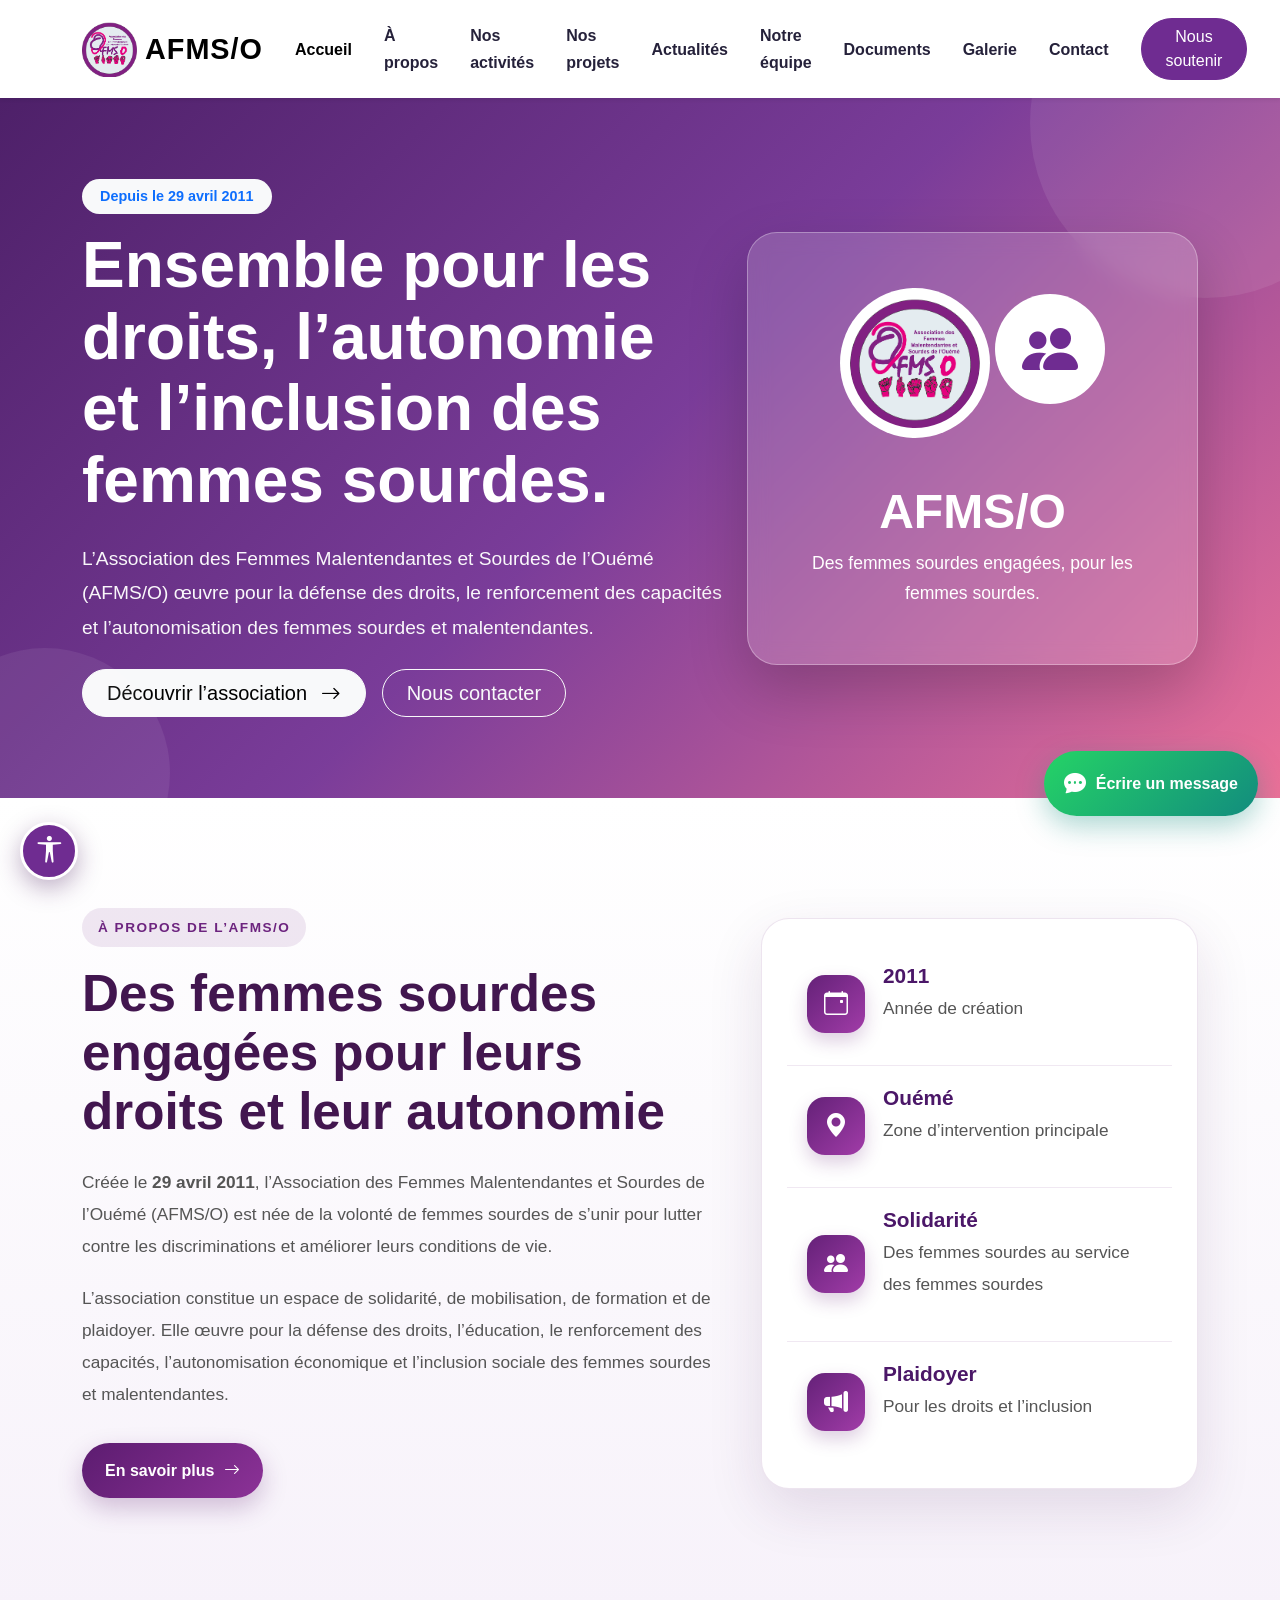
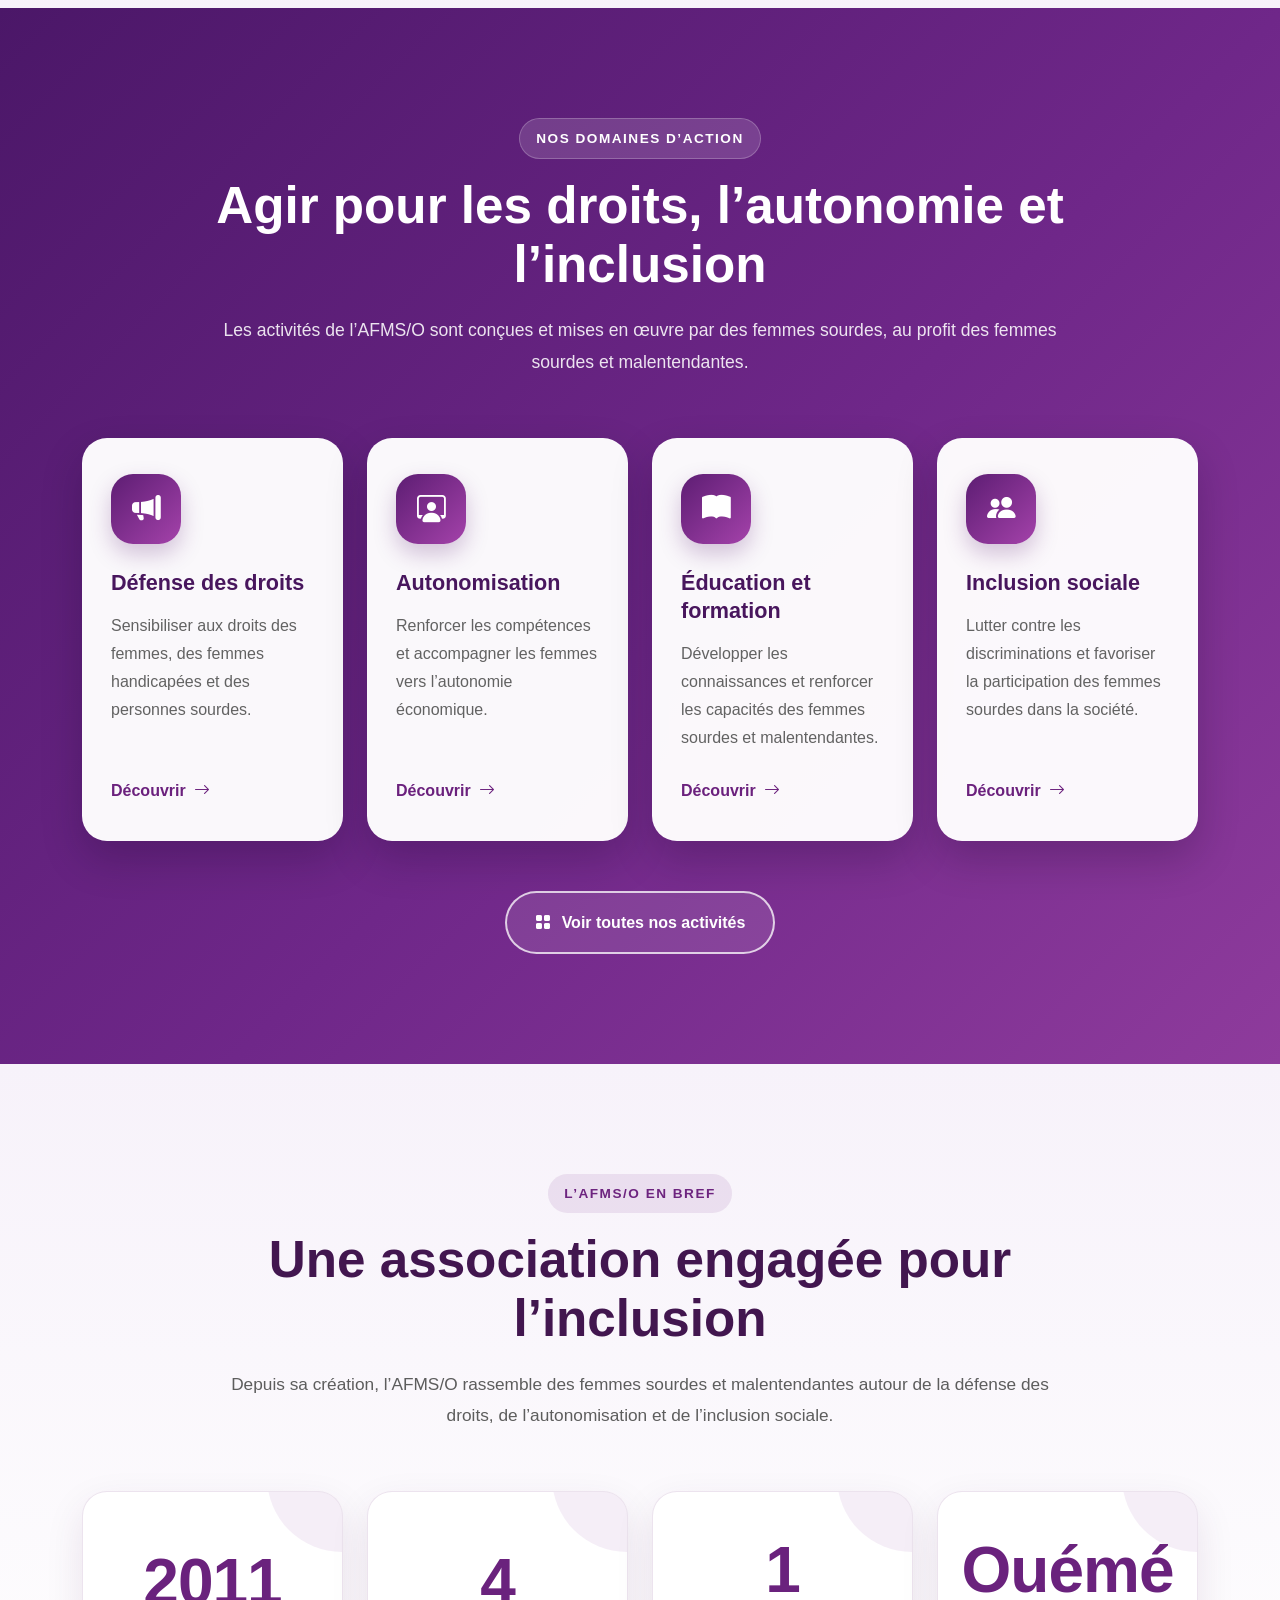
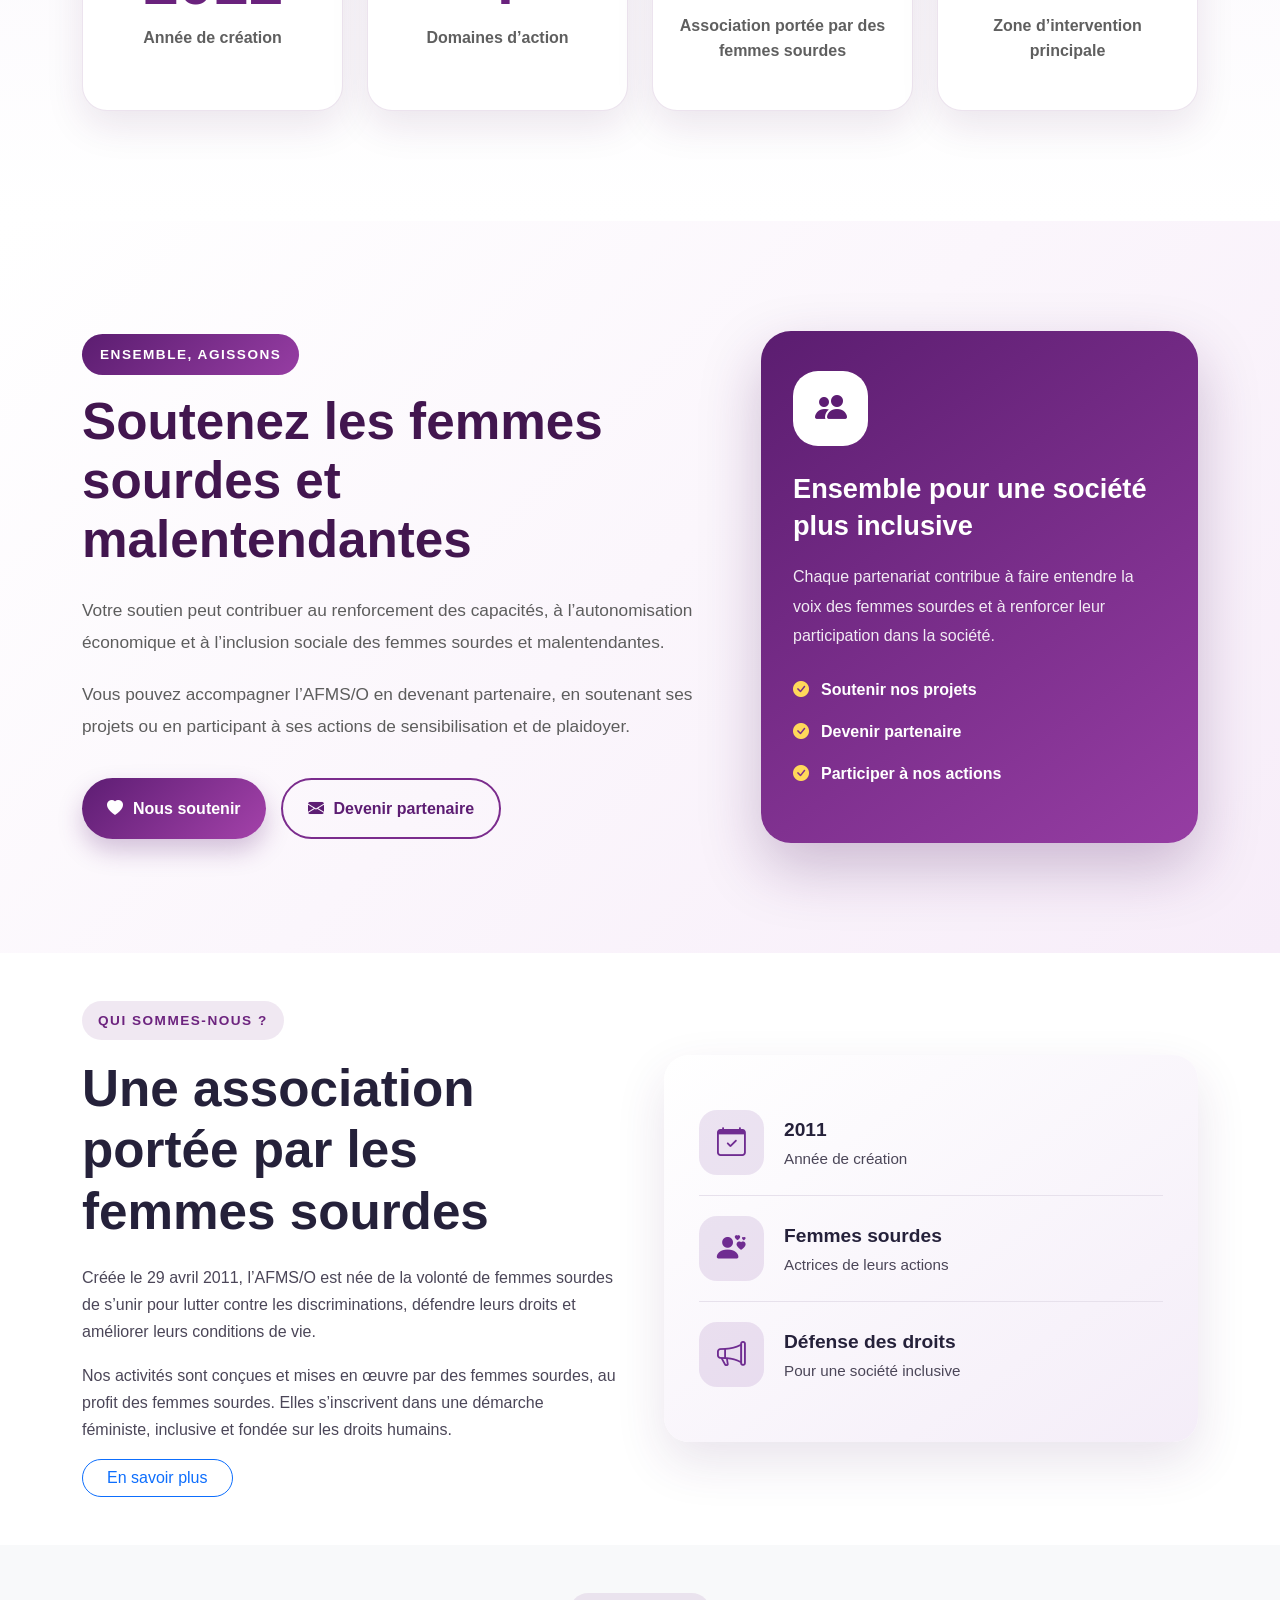
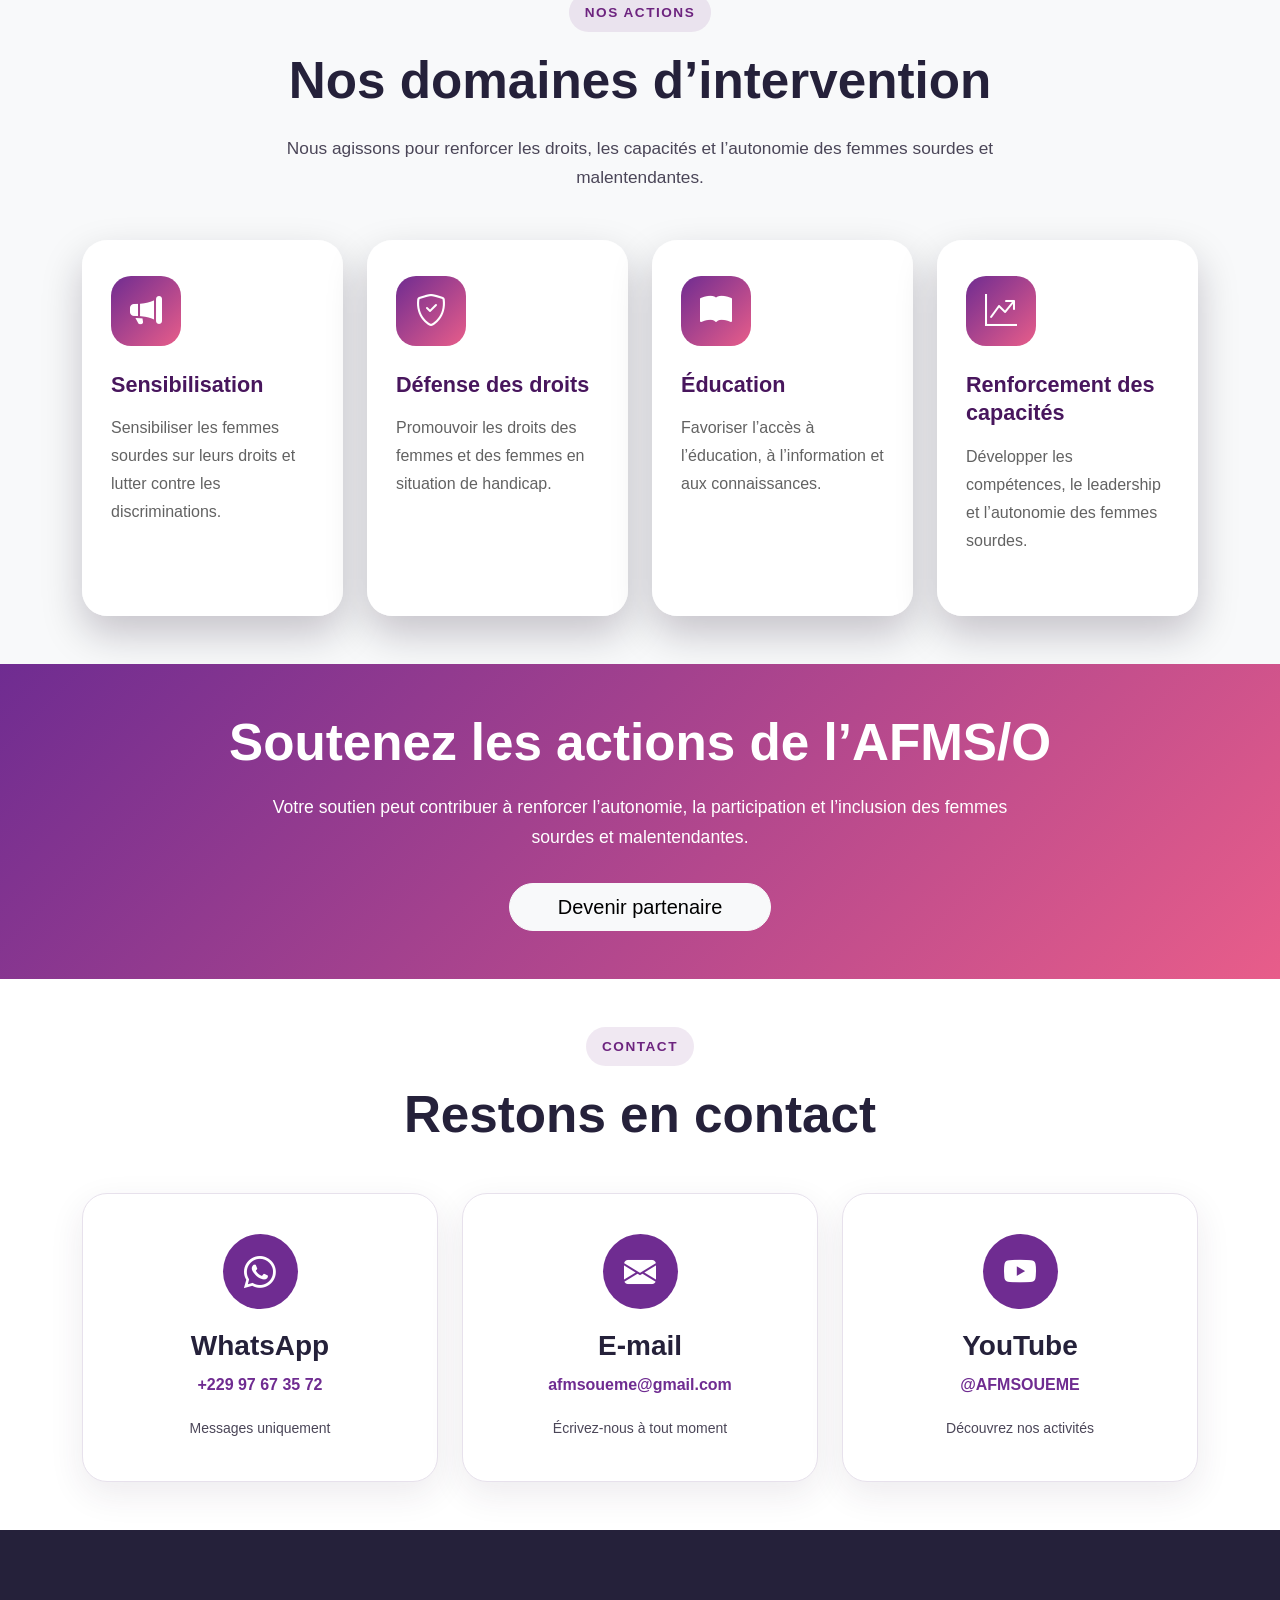
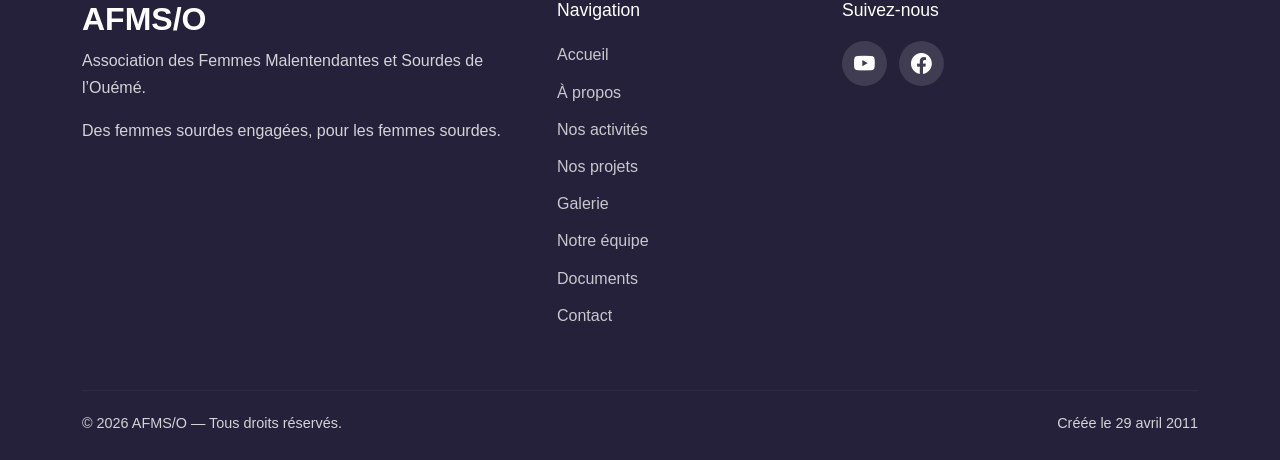
<file: index.html>
<!DOCTYPE html>
<html lang="fr">

<head>
    <meta charset="UTF-8">

    <meta name="viewport" content="width=device-width, initial-scale=1.0">

    <meta name="description"
        content="Site officiel de l'Association des Femmes Malentendantes et Sourdes de l'Ouémé - AFMS/O">

    <title>AFMS/O | Femmes Sourdes et Malentendantes de l'Ouémé</title>

    <!-- Bootstrap CSS -->
    <link
        href="https://cdn.jsdelivr.net/npm/bootstrap@5.3.3/dist/css/bootstrap.min.css"
        rel="stylesheet">

    <!-- Bootstrap Icons -->
    <link
        rel="stylesheet"
        href="https://cdn.jsdelivr.net/npm/bootstrap-icons@1.11.3/font/bootstrap-icons.min.css">

    <!-- Feuille de style personnelle -->
    <link rel="stylesheet" href="style.css">
	
	<!-- =====================================================
     SEO — AFMS/O
===================================================== -->

<meta
 name="description"
 content="L’Association des Femmes Malentendantes et Sourdes de l’Ouémé (AFMS/O) défend les droits, l’autonomie, l’éducation et l’inclusion sociale des femmes sourdes et malentendantes au Bénin.">

<meta
 name="keywords"
 content="AFMS/O, femmes sourdes, femmes malentendantes, Ouémé, Bénin, inclusion, droits des femmes, autonomie, handicap, association">

<meta
 name="author"
 content="Association des Femmes Malentendantes et Sourdes de l’Ouémé">

<meta
 name="robots"
 content="index, follow">

<meta
 name="theme-color"
 content="#5d1d73">

<!-- PARTAGE FACEBOOK, WHATSAPP ET AUTRES RÉSEAUX -->

<meta
 property="og:type"
 content="website">

<meta
 property="og:locale"
 content="fr_BJ">

<meta
 property="og:title"
 content="AFMS/O — Femmes sourdes et malentendantes de l’Ouémé">

<meta
 property="og:description"
 content="Défendre les droits, renforcer l’autonomie et favoriser l’inclusion des femmes sourdes et malentendantes au Bénin.">

<meta
 property="og:site_name"
 content="AFMS/O">

<meta
 property="og:image"
 content="images/logo.png">

<!-- TWITTER / X -->

<meta
 name="twitter:card"
 content="summary_large_image">

<meta
 name="twitter:title"
 content="AFMS/O — Association des Femmes Malentendantes et Sourdes de l’Ouémé">

<meta
 name="twitter:description"
 content="Pour les droits, l’autonomie et l’inclusion des femmes sourdes et malentendantes.">

<meta
 name="twitter:image"
 content="images/LOGOFMSO.png">
	<link
    rel="icon"
    type="image/png"
    href="images/LOGOFMSO.png">
	

</head>

<body>
	<a
    href="#contenu-principal"
    class="skip-link">

    Aller directement au contenu

</a>

    <!-- ==================================================
         EN-TÊTE ET MENU
    =================================================== -->

    <header>

        <nav class="navbar navbar-expand-lg navbar-light bg-white shadow-sm">

            <div class="container">

                <!-- Nom de l'association -->
                <a class="navbar-brand d-flex align-items-center" href="index.html">

    <img 
        src="images/LOGOFMSO.png"
        alt="Logo AFMS/O"
        class="logo-site">

    <span class="ms-2 fw-bold">
        AFMS/O
    </span>

</a>

                <!-- Bouton du menu sur téléphone -->
                <button
                    class="navbar-toggler"
                    type="button"
                    data-bs-toggle="collapse"
                    data-bs-target="#menuPrincipal"
                    aria-controls="menuPrincipal"
                    aria-expanded="false"
                    aria-label="Ouvrir le menu">

                    <span class="navbar-toggler-icon"></span>

                </button>

                <!-- Liens du menu -->
                <div class="collapse navbar-collapse" id="menuPrincipal">

                    <ul class="navbar-nav ms-auto align-items-lg-center">

                        <li class="nav-item">
                            <a class="nav-link active" href="index.html">
                                Accueil
                            </a>
                        </li>

                        <li class="nav-item">
                            <a class="nav-link" href="apropos.html">
                                À propos
                            </a>
                        </li>

                        <li class="nav-item">
                            <a class="nav-link" href="activites.html">
                                Nos activités
                            </a>
                        </li>

                        <li class="nav-item">
                            <a class="nav-link" href="projets.html">
                                Nos projets
                            </a>
                        </li>
						
						
						<li class="nav-item">


<a
    class="nav-link"
    href="actualites.html">

    Actualités

</a>


</li>
						<li class="nav-item">

                    <a
                        class="nav-link active"
                        href="equipe.html">

                        Notre équipe

                    </a>

                </li>
<li class="nav-item">

    <a
        class="nav-link"
        href="documents.html">

        Documents

    </a>

</li>

                        <li class="nav-item">
                            <a class="nav-link" href="galerie.html">
                                Galerie
                            </a>
                        </li>

                        <li class="nav-item">
                            <a class="nav-link" href="contact.html">
                                Contact
                            </a>
                        </li>

                        <li class="nav-item ms-lg-3">

                            <a
                                class="btn btn-primary rounded-pill px-4"
                                href="#nous-soutenir">

                                Nous soutenir

                            </a>

                        </li>

                    </ul>

                </div>

            </div>

        </nav>

    </header>


    <!-- ==================================================
         BANNIÈRE PRINCIPALE
    =================================================== -->

   <main id="contenu-principal">

        <section class="hero">

            <div class="container">

                <div class="row align-items-center min-vh-75">

                    <!-- Texte principal -->
                    <div class="col-lg-7">

                        <span class="badge rounded-pill text-bg-light text-primary mb-3">

                            Depuis le 29 avril 2011

                        </span>

                        <h1>

                            Ensemble pour les droits,
                            l’autonomie et l’inclusion
                            des femmes sourdes.

                        </h1>

                        <p class="lead">

                            L’Association des Femmes Malentendantes
                            et Sourdes de l’Ouémé (AFMS/O) œuvre
                            pour la défense des droits, le renforcement
                            des capacités et l’autonomisation des
                            femmes sourdes et malentendantes.

                        </p>

                        <div class="d-flex flex-wrap gap-3 mt-4">

                            <a
                                href="apropos.html"
                                class="btn btn-light btn-lg rounded-pill px-4">

                                Découvrir l’association

                                <i class="bi bi-arrow-right ms-2"></i>

                            </a>

                            <a
                                href="contact.html"
                                class="btn btn-outline-light btn-lg rounded-pill px-4">

                                Nous contacter

                            </a>

                        </div>

                    </div>


                    <!-- Bloc visuel -->
                    <div class="col-lg-5 mt-5 mt-lg-0">

                        <div class="hero-card text-center">

							<img
    src="images/LOGOFMSO.png"
    alt="Logo Association des Femmes Malentendantes et Sourdes de l’Ouémé"
    class="logo-hero">
                            <i class="bi bi-people-fill"></i>

                            <h2>AFMS/O</h2>

                            <p>

                                Des femmes sourdes engagées,
                                pour les femmes sourdes.

                            </p>

                        </div>

                    </div>

                </div>

            </div>

        </section>
	   
	   <!-- =====================================================
     QUI SOMMES-NOUS ?
===================================================== -->

<section class="presentation-afmso">


<div class="container">

    <div class="row align-items-center g-5">


        <!-- CONTENU -->

        <div class="col-lg-7">

            <span class="section-label">

                À PROPOS DE L’AFMS/O

            </span>


            <h2>

                Des femmes sourdes engagées
                pour leurs droits et leur autonomie

            </h2>


            <p>

                Créée le <strong>29 avril 2011</strong>,
                l’Association des Femmes Malentendantes
                et Sourdes de l’Ouémé (AFMS/O) est née
                de la volonté de femmes sourdes de
                s’unir pour lutter contre les
                discriminations et améliorer leurs
                conditions de vie.

            </p>


            <p>

                L’association constitue un espace de
                solidarité, de mobilisation, de
                formation et de plaidoyer. Elle œuvre
                pour la défense des droits, l’éducation,
                le renforcement des capacités,
                l’autonomisation économique et
                l’inclusion sociale des femmes sourdes
                et malentendantes.

            </p>


            <a
                href="apropos.html"
                class="btn-presentation">

                En savoir plus

                <i class="bi bi-arrow-right"></i>

            </a>

        </div>


        <!-- INFORMATIONS -->

        <div class="col-lg-5">

            <div class="presentation-card">


                <div class="presentation-item">

                    <div class="presentation-icon">

                        <i class="bi bi-calendar-event"></i>

                    </div>


                    <div>

                        <h3>

                            2011

                        </h3>


                        <p>

                            Année de création

                        </p>

                    </div>

                </div>


                <div class="presentation-item">

                    <div class="presentation-icon">

                        <i class="bi bi-geo-alt-fill"></i>

                    </div>


                    <div>

                        <h3>

                            Ouémé

                        </h3>


                        <p>

                            Zone d’intervention principale

                        </p>

                    </div>

                </div>


                <div class="presentation-item">

                    <div class="presentation-icon">

                        <i class="bi bi-people-fill"></i>

                    </div>


                    <div>

                        <h3>

                            Solidarité

                        </h3>


                        <p>

                            Des femmes sourdes au service
                            des femmes sourdes

                        </p>

                    </div>

                </div>


                <div class="presentation-item">

                    <div class="presentation-icon">

                        <i class="bi bi-megaphone-fill"></i>

                    </div>


                    <div>

                        <h3>

                            Plaidoyer

                        </h3>


                        <p>

                            Pour les droits et l’inclusion

                        </p>

                    </div>

                </div>


            </div>

        </div>


    </div>

</div>


</section>

<!-- =====================================================
     NOS DOMAINES D’ACTION — AFMS/O
===================================================== -->

<section class="actions-afmso">


<div class="container">

    <!-- EN-TÊTE DE LA SECTION -->

    <div class="actions-header">

        <span class="section-label">

            NOS DOMAINES D’ACTION

        </span>

        <h2>

            Agir pour les droits, l’autonomie
            et l’inclusion

        </h2>

        <p>

            Les activités de l’AFMS/O sont conçues et
            mises en œuvre par des femmes sourdes, au
            profit des femmes sourdes et malentendantes.

        </p>

    </div>


    <!-- CARTES -->

    <div class="row g-4">


        <!-- CARTE 1 -->

        <div class="col-md-6 col-lg-3">

            <article class="action-card">

                <div class="action-icon">

                    <i class="bi bi-megaphone-fill"></i>

                </div>

                <h3>

                    Défense des droits

                </h3>

                <p>

                    Sensibiliser aux droits des femmes,
                    des femmes handicapées et des
                    personnes sourdes.

                </p>

                <a
                    href="activites.html"
                    class="action-link">

                    Découvrir

                    <i class="bi bi-arrow-right"></i>

                </a>

            </article>

        </div>


        <!-- CARTE 2 -->

        <div class="col-md-6 col-lg-3">

            <article class="action-card">

                <div class="action-icon">

                    <i class="bi bi-person-workspace"></i>

                </div>

                <h3>

                    Autonomisation

                </h3>

                <p>

                    Renforcer les compétences et
                    accompagner les femmes vers
                    l’autonomie économique.

                </p>

                <a
                    href="projets.html"
                    class="action-link">

                    Découvrir

                    <i class="bi bi-arrow-right"></i>

                </a>

            </article>

        </div>


        <!-- CARTE 3 -->

        <div class="col-md-6 col-lg-3">

            <article class="action-card">

                <div class="action-icon">

                    <i class="bi bi-book-fill"></i>

                </div>

                <h3>

                    Éducation et formation

                </h3>

                <p>

                    Développer les connaissances et
                    renforcer les capacités des femmes
                    sourdes et malentendantes.

                </p>

                <a
                    href="activites.html"
                    class="action-link">

                    Découvrir

                    <i class="bi bi-arrow-right"></i>

                </a>

            </article>

        </div>


        <!-- CARTE 4 -->

        <div class="col-md-6 col-lg-3">

            <article class="action-card">

                <div class="action-icon">

                    <i class="bi bi-people-fill"></i>

                </div>

                <h3>

                    Inclusion sociale

                </h3>

                <p>

                    Lutter contre les discriminations
                    et favoriser la participation des
                    femmes sourdes dans la société.

                </p>

                <a
                    href="apropos.html"
                    class="action-link">

                    Découvrir

                    <i class="bi bi-arrow-right"></i>

                </a>

            </article>

        </div>


    </div>


    <!-- BOUTON -->

    <div class="actions-button">

        <a
            href="activites.html"
            class="btn-actions">

            <i class="bi bi-grid-fill"></i>

            Voir toutes nos activités

        </a>

    </div>

</div>


</section>

<!-- =====================================================
     NOS CHIFFRES CLÉS — AFMS/O
===================================================== -->

<section class="chiffres-afmso">


<div class="container">

    <div class="chiffres-introduction">

        <span class="section-label">

            L’AFMS/O EN BREF

        </span>

        <h2>

            Une association engagée
            pour l’inclusion

        </h2>

        <p>

            Depuis sa création, l’AFMS/O rassemble des
            femmes sourdes et malentendantes autour de
            la défense des droits, de l’autonomisation
            et de l’inclusion sociale.

        </p>

    </div>


    <div class="row g-4">


        <!-- CHIFFRE 1 -->

        <div class="col-6 col-lg-3">

            <article class="chiffre-card">

                <div class="chiffre-nombre">

                    2011

                </div>

                <p>

                    Année de création

                </p>

            </article>

        </div>


        <!-- CHIFFRE 2 -->

        <div class="col-6 col-lg-3">

            <article class="chiffre-card">

                <div class="chiffre-nombre">

                    4

                </div>

                <p>

                    Domaines d’action

                </p>

            </article>

        </div>


        <!-- CHIFFRE 3 -->

        <div class="col-6 col-lg-3">

            <article class="chiffre-card">

                <div class="chiffre-nombre">

                    1

                </div>

                <p>

                    Association portée par
                    des femmes sourdes

                </p>

            </article>

        </div>


        <!-- CHIFFRE 4 -->

        <div class="col-6 col-lg-3">

            <article class="chiffre-card">

                <div class="chiffre-nombre">

                    Ouémé

                </div>

                <p>

                    Zone d’intervention
                    principale

                </p>

            </article>

        </div>


    </div>

</div>


</section>

	   <!-- =====================================================
     SOUTENIR L’AFMS/O
===================================================== -->

<section class="soutien-afmso">


<div class="container">

    <div class="row align-items-center g-5">


        <!-- TEXTE -->

        <div class="col-lg-7">

            <span class="soutien-label">

                ENSEMBLE, AGISSONS

            </span>


            <h2>

                Soutenez les femmes sourdes
                et malentendantes

            </h2>


            <p>

                Votre soutien peut contribuer au
                renforcement des capacités, à
                l’autonomisation économique et à
                l’inclusion sociale des femmes sourdes
                et malentendantes.

            </p>


            <p>

                Vous pouvez accompagner l’AFMS/O en
                devenant partenaire, en soutenant ses
                projets ou en participant à ses actions
                de sensibilisation et de plaidoyer.

            </p>


            <div class="soutien-buttons">

                <a
                    href="contact.html"
                    class="btn-soutien-primary">

                    <i class="bi bi-heart-fill"></i>

                    Nous soutenir

                </a>


                <a
                    href="contact.html"
                    class="btn-soutien-secondary">

                    <i class="bi bi-envelope-fill"></i>

                    Devenir partenaire

                </a>

            </div>

        </div>


        <!-- CARTE -->

        <div class="col-lg-5">

            <div class="soutien-card">


                <div class="soutien-icon">

                    <i class="bi bi-people-fill"></i>

                </div>


                <h3>

                    Ensemble pour une société
                    plus inclusive

                </h3>


                <p>

                    Chaque partenariat contribue à faire
                    entendre la voix des femmes sourdes
                    et à renforcer leur participation
                    dans la société.

                </p>


                <div class="soutien-list">

                    <div>

                        <i class="bi bi-check-circle-fill"></i>

                        Soutenir nos projets

                    </div>


                    <div>

                        <i class="bi bi-check-circle-fill"></i>

                        Devenir partenaire

                    </div>


                    <div>

                        <i class="bi bi-check-circle-fill"></i>

                        Participer à nos actions

                    </div>

                </div>

            </div>

        </div>


    </div>

</div>


</section>

        <!-- ==================================================
             PRÉSENTATION
        =================================================== -->

     <section class="py-5 reveal-left">

            <div class="container">

                <div class="row align-items-center g-5">

                    <div class="col-lg-6">

                        <span class="section-label">

                            QUI SOMMES-NOUS ?

                        </span>

                        <h2 class="section-title">

                            Une association portée
                            par les femmes sourdes

                        </h2>

                        <p>

                            Créée le 29 avril 2011, l’AFMS/O est née
                            de la volonté de femmes sourdes de s’unir
                            pour lutter contre les discriminations,
                            défendre leurs droits et améliorer leurs
                            conditions de vie.

                        </p>

                        <p>

                            Nos activités sont conçues et mises en œuvre
                            par des femmes sourdes, au profit des femmes
                            sourdes. Elles s’inscrivent dans une démarche
                            féministe, inclusive et fondée sur les droits
                            humains.

                        </p>

                        <a
                            href="apropos.html"
                            class="btn btn-outline-primary rounded-pill px-4">

                            En savoir plus

                        </a>

                    </div>


                    <div class="col-lg-6">

                        <div class="presentation-box">

                            <div class="stat-item">

                                <i class="bi bi-calendar-check"></i>

                                <div>

                                    <strong>2011</strong>

                                    <span>Année de création</span>

                                </div>

                            </div>


                            <div class="stat-item">

                                <i class="bi bi-person-hearts"></i>

                                <div>

                                    <strong>Femmes sourdes</strong>

                                    <span>Actrices de leurs actions</span>

                                </div>

                            </div>


                            <div class="stat-item">

                                <i class="bi bi-megaphone"></i>

                                <div>

                                    <strong>Défense des droits</strong>

                                    <span>Pour une société inclusive</span>

                                </div>

                            </div>

                        </div>

                    </div>

                </div>

            </div>

        </section>


        <!-- ==================================================
             DOMAINES D'INTERVENTION
        =================================================== -->

        <section class="py-5 bg-light">

            <div class="container">

                <div class="text-center mb-5">

                    <span class="section-label">

                        NOS ACTIONS

                    </span>

                    <h2 class="section-title">

                        Nos domaines d’intervention

                    </h2>

                    <p class="section-description">

                        Nous agissons pour renforcer les droits,
                        les capacités et l’autonomie des femmes
                        sourdes et malentendantes.

                    </p>

                </div>


                <div class="row g-4">

                    <!-- Carte 1 -->
                    <div class="col-md-6 col-lg-3">

                        <article class="action-card">

                            <div class="icon-box">

                                <i class="bi bi-megaphone-fill"></i>

                            </div>

                            <h3>

                                Sensibilisation

                            </h3>

                            <p>

                                Sensibiliser les femmes sourdes
                                sur leurs droits et lutter contre
                                les discriminations.

                            </p>

                        </article>

                    </div>


                    <!-- Carte 2 -->
                    <div class="col-md-6 col-lg-3">

                        <article class="action-card">

                            <div class="icon-box">

                                <i class="bi bi-shield-check"></i>

                            </div>

                            <h3>

                                Défense des droits

                            </h3>

                            <p>

                                Promouvoir les droits des femmes
                                et des femmes en situation de handicap.

                            </p>

                        </article>

                    </div>


                    <!-- Carte 3 -->
                    <div class="col-md-6 col-lg-3">

                        <article class="action-card">

                            <div class="icon-box">

                                <i class="bi bi-book-fill"></i>

                            </div>

                            <h3>

                                Éducation

                            </h3>

                            <p>

                                Favoriser l’accès à l’éducation,
                                à l’information et aux connaissances.

                            </p>

                        </article>

                    </div>


                    <!-- Carte 4 -->
                    <div class="col-md-6 col-lg-3">

                        <article class="action-card">

                            <div class="icon-box">

                                <i class="bi bi-graph-up-arrow"></i>

                            </div>

                            <h3>

                                Renforcement des capacités

                            </h3>

                            <p>

                                Développer les compétences,
                                le leadership et l’autonomie
                                des femmes sourdes.

                            </p>

                        </article>

                    </div>

                </div>

            </div>

        </section>


        <!-- ==================================================
             APPEL À L'ACTION
        =================================================== -->

        <section
            id="nous-soutenir"
            class="support-section py-5">

            <div class="container text-center">

                <h2>

                    Soutenez les actions de l’AFMS/O

                </h2>

                <p>

                    Votre soutien peut contribuer à renforcer
                    l’autonomie, la participation et l’inclusion
                    des femmes sourdes et malentendantes.

                </p>

                <a
                    href="contact.html"
                    class="btn btn-light btn-lg rounded-pill px-5">

                    Devenir partenaire

                </a>

            </div>

        </section>


        <!-- ==================================================
             CONTACT RAPIDE
        =================================================== -->

        <section class="py-5">

            <div class="container">

                <div class="text-center mb-5">

                    <span class="section-label">

                        CONTACT

                    </span>

                    <h2 class="section-title">

                        Restons en contact

                    </h2>

                </div>


                <div class="row g-4">

                    <div class="col-md-4">

                        <div class="contact-card text-center">

                            <i class="bi bi-whatsapp"></i>

                            <h3>

                                WhatsApp

                            </h3>

                            <p>

                                +229 97 67 35 72

                            </p>

                            <small>

                                Messages uniquement

                            </small>

                        </div>

                    </div>


                    <div class="col-md-4">

                        <div class="contact-card text-center">

                            <i class="bi bi-envelope-fill"></i>

                            <h3>

                                E-mail

                            </h3>

                            <p>

                                afmsoueme@gmail.com

                            </p>

                            <small>

                                Écrivez-nous à tout moment

                            </small>

                        </div>

                    </div>


                    <div class="col-md-4">

                        <div class="contact-card text-center">

                            <i class="bi bi-youtube"></i>

                            <h3>

                                YouTube

                            </h3>

                            <p>

                                @AFMSOUEME

                            </p>

                            <small>

                                Découvrez nos activités

                            </small>

                        </div>

                    </div>

                </div>

            </div>

        </section>
	   
	   <!-- =====================================================
     OUTILS D’ACCESSIBILITÉ
===================================================== -->

<div
    class="accessibility-tools"
    aria-label="Outils d’accessibilité">


<button
    type="button"
    class="accessibility-toggle"
    id="accessibilityToggle"
    aria-label="Ouvrir les outils d’accessibilité"
    aria-expanded="false">

    <i class="bi bi-universal-access"></i>

</button>


<div
    class="accessibility-panel"
    id="accessibilityPanel">


    <p>

        Accessibilité

    </p>


    <button
        type="button"
        id="increaseText"
        aria-label="Augmenter la taille du texte">

        A+

    </button>


    <button
        type="button"
        id="decreaseText"
        aria-label="Réduire la taille du texte">

        A−

    </button>


    <button
        type="button"
        id="resetText"
        aria-label="Réinitialiser la taille du texte">

        A

    </button>


    <button
        type="button"
        id="contrastToggle">

        Contraste

    </button>


</div>


</div>


    </main>

<!-- =====================================================
     BOUTONS FLOTTANTS
===================================================== -->

<div class="floating-buttons">


<!-- ENVOYER UN MESSAGE -->

<a
    href="https://wa.me/22997673572"
    class="floating-message"
    target="_blank"
    rel="noopener"
    aria-label="Envoyer un message à l’AFMS/O">

    <i class="bi bi-chat-dots-fill"></i>

    <span>

        Écrire un message

    </span>

</a>


<!-- RETOUR EN HAUT -->

<button
    type="button"
    class="back-to-top"
    id="backToTop"
    aria-label="Retourner en haut de la page">

    <i class="bi bi-arrow-up"></i>

</button>


</div>

    <!-- ==================================================
         PIED DE PAGE
    =================================================== -->

    <footer class="footer">

        <div class="container">

            <div class="row g-4">

                <div class="col-lg-5">

                    <h3>

                        AFMS/O

                    </h3>

                    <p>

                        Association des Femmes Malentendantes
                        et Sourdes de l’Ouémé.

                    </p>

                    <p>

                        Des femmes sourdes engagées,
                        pour les femmes sourdes.

                    </p>

                </div>


                <div class="col-md-3">

            <h4>

                Navigation

            </h4>

            <ul>

                <li>

                    <a href="index.html">

                        Accueil

                    </a>

                </li>

                <li>

                    <a href="apropos.html">

                        À propos

                    </a>

                </li>

                <li>

                    <a href="activites.html">

                        Nos activités

                    </a>

                </li>

                <li>

                    <a href="projets.html">

                        Nos projets

                    </a>

                </li>

                <li>

                    <a href="galerie.html">

                        Galerie

                    </a>

                </li>
				
				<li>

    <a href="equipe.html">

        Notre équipe

    </a>

</li>
				
				<li>

    <a href="documents.html">

        Documents

    </a>

</li>



                <li>

                    <a href="contact.html">

                        Contact

                    </a>

                </li>

            </ul>

        </div>



                <div class="col-md-4">

                    <h4>

                        Suivez-nous

                    </h4>

                    <div class="social-links">

                        <a
                            href="https://www.youtube.com/@AFMSOUEME"
                            target="_blank"
                            aria-label="YouTube">

                            <i class="bi bi-youtube"></i>

                        </a>

                        <a
                            href="https://www.facebook.com/share/1FcLRiBK88/"
                            target="_blank"
                            aria-label="Facebook">

                            <i class="bi bi-facebook"></i>

                        </a>

                    </div>

                </div>

            </div>


            <hr>


            <div class="footer-bottom">

                <p>

                   © <span id="annee-actuelle"></span> AFMS/O — Tous droits réservés.

                </p>

                <p>

                    Créée le 29 avril 2011

                </p>

            </div>

        </div>

    </footer>


    <!-- Bootstrap JavaScript -->
    <script
        src="https://cdn.jsdelivr.net/npm/bootstrap@5.3.3/dist/js/bootstrap.bundle.min.js">
    </script>

    <!-- JavaScript personnel -->
    <script src="js/script.js"></script>

</body>

</html>
</file>
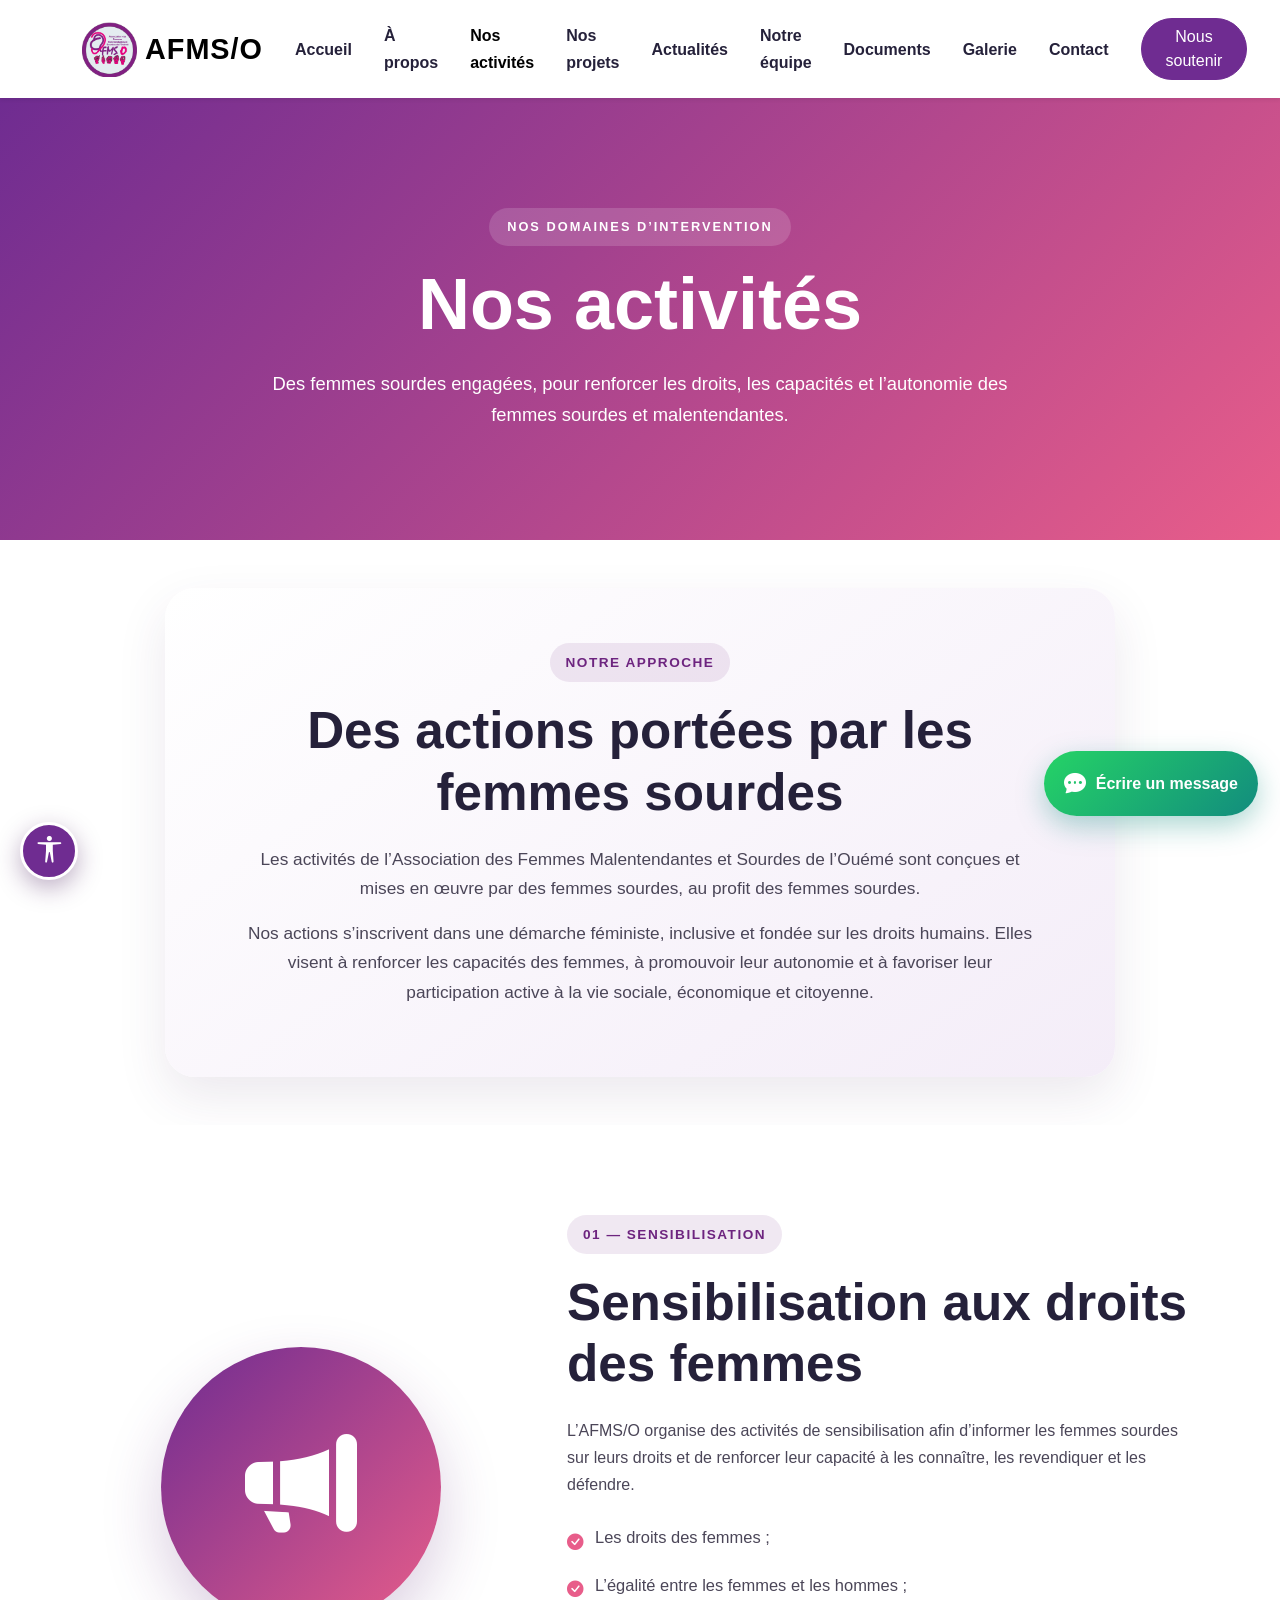
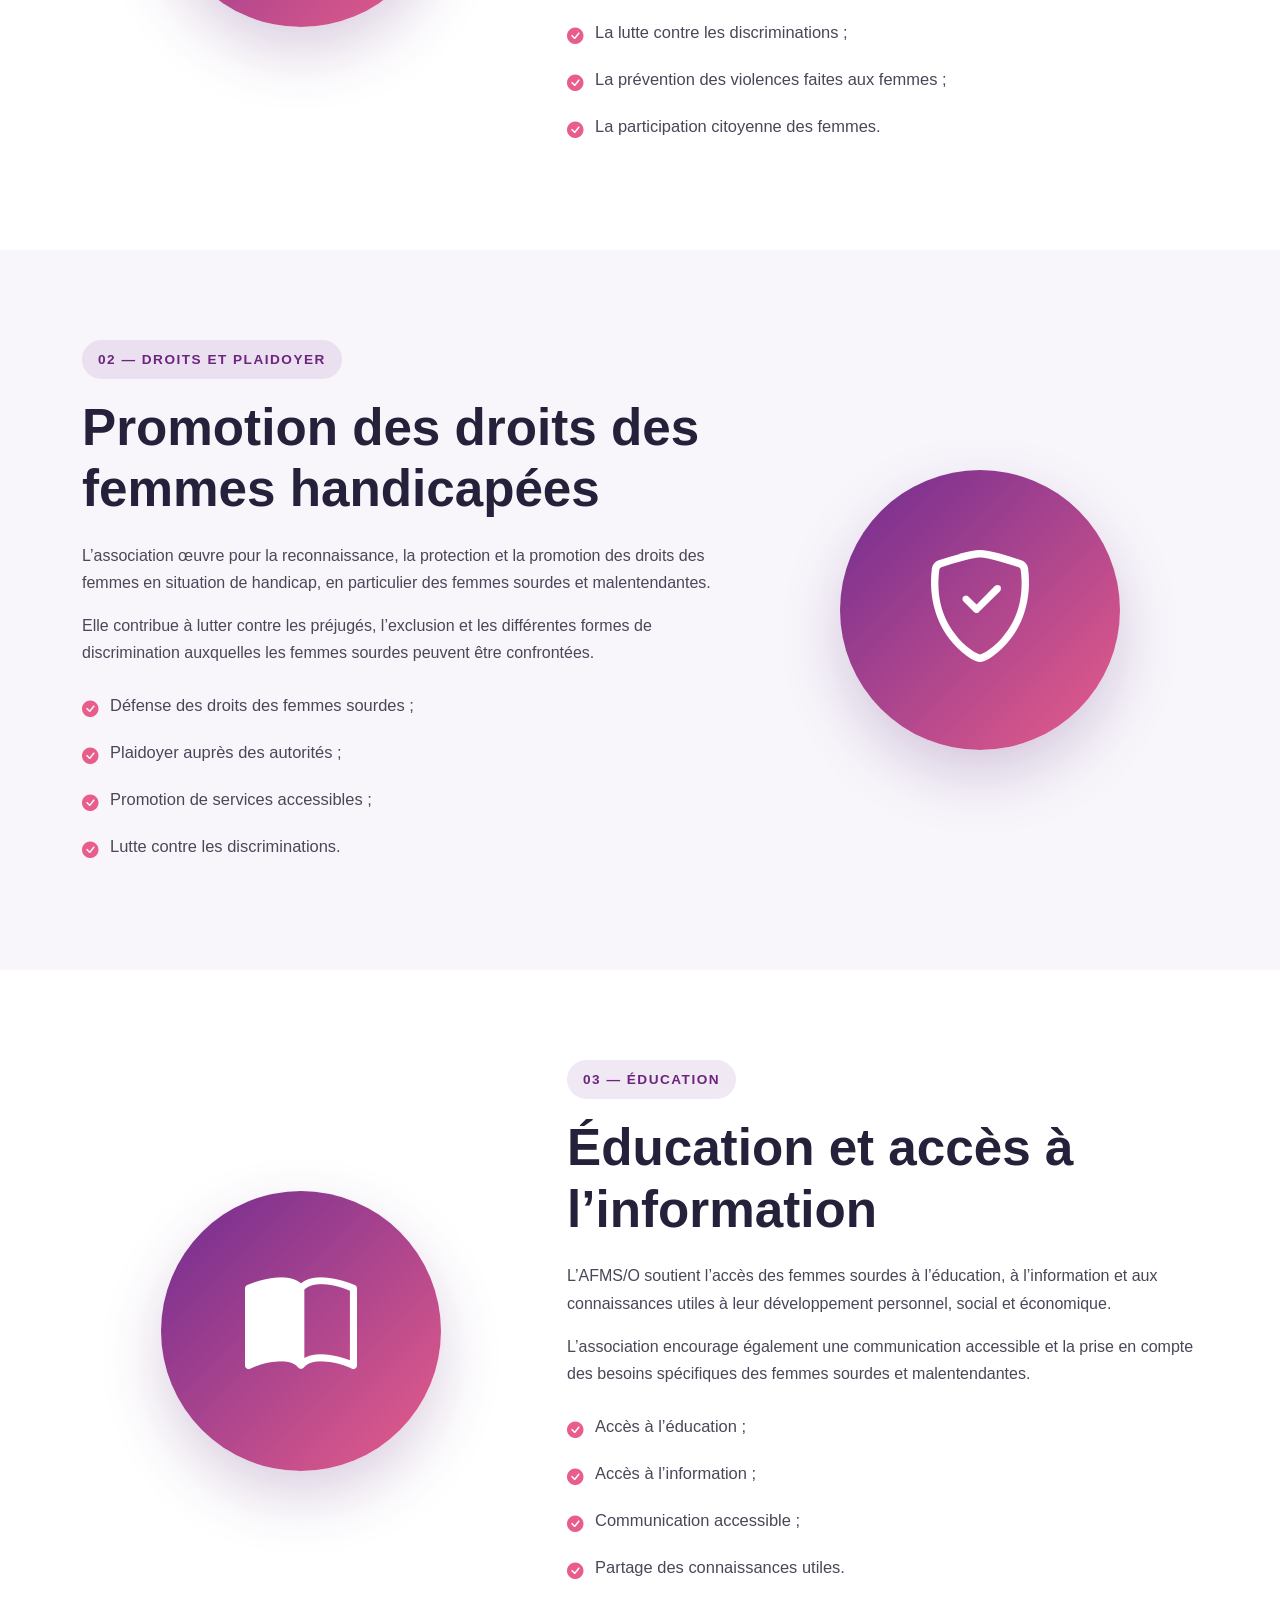
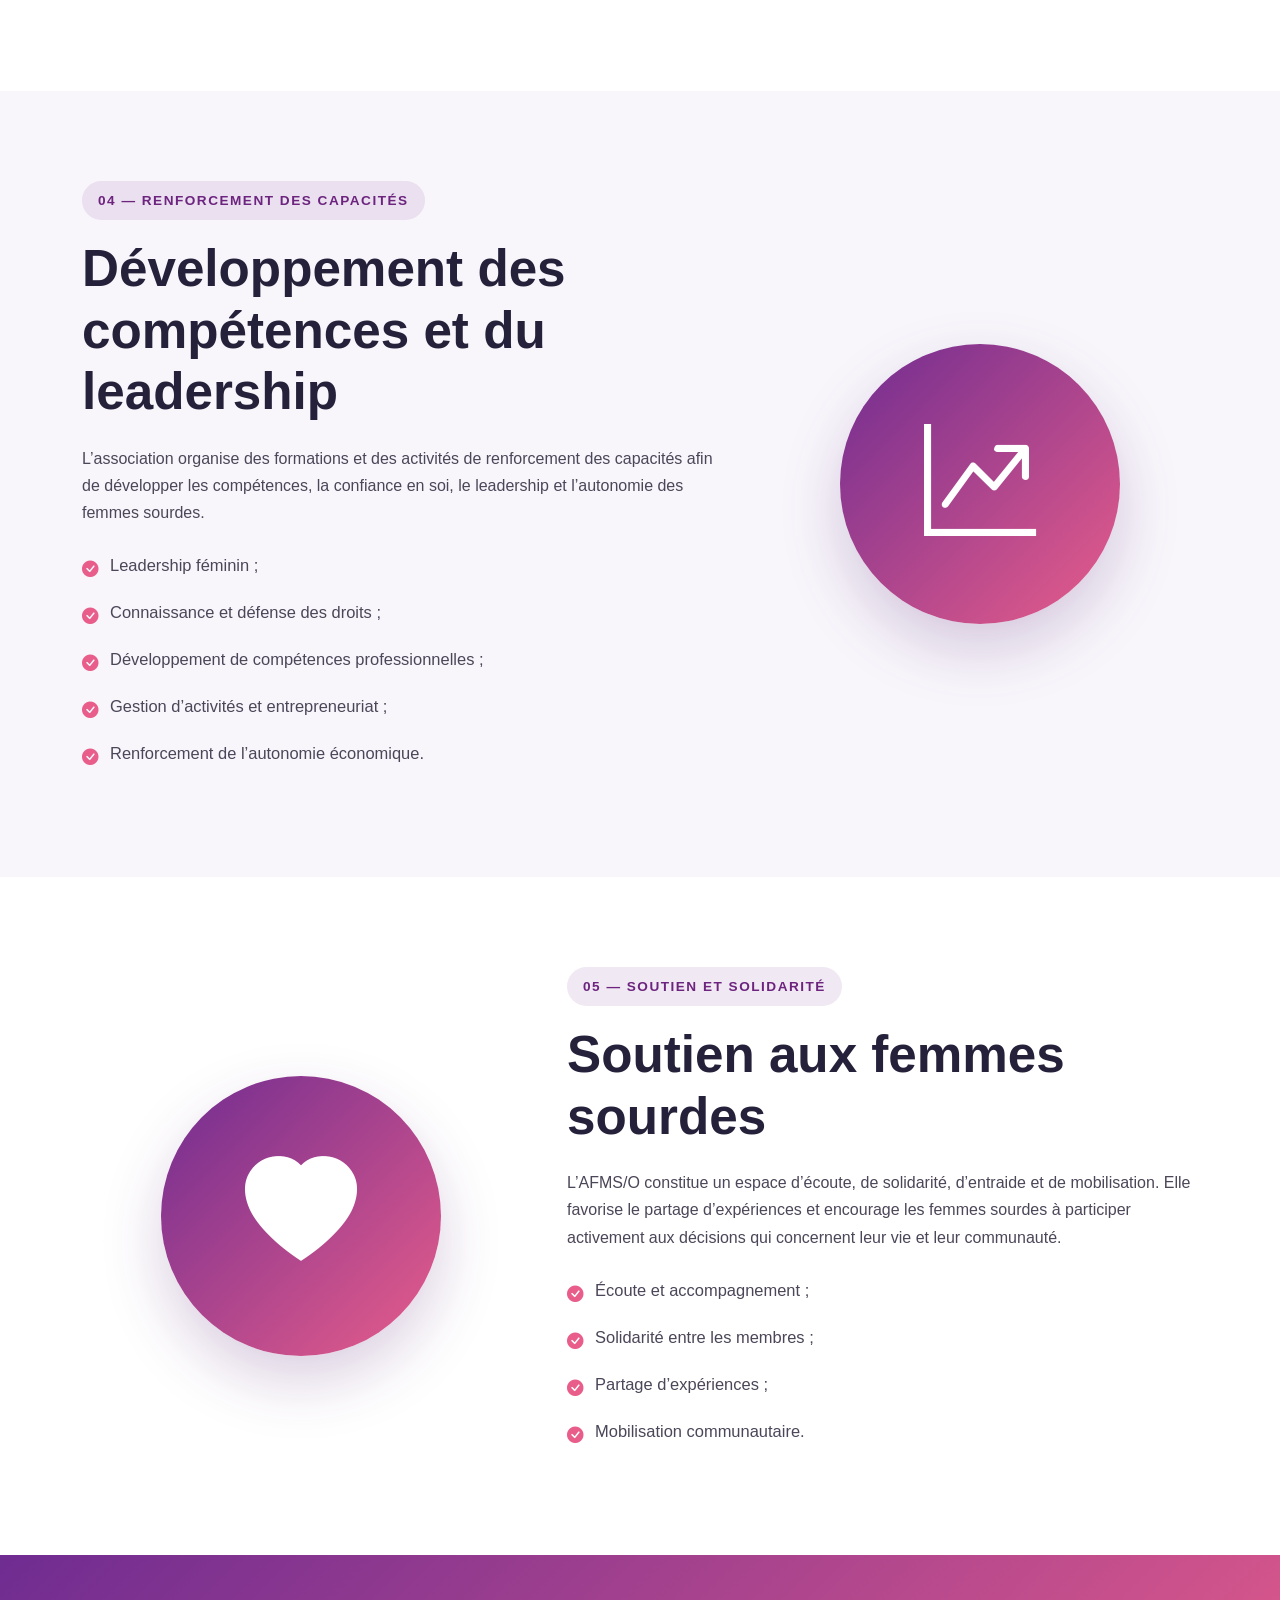
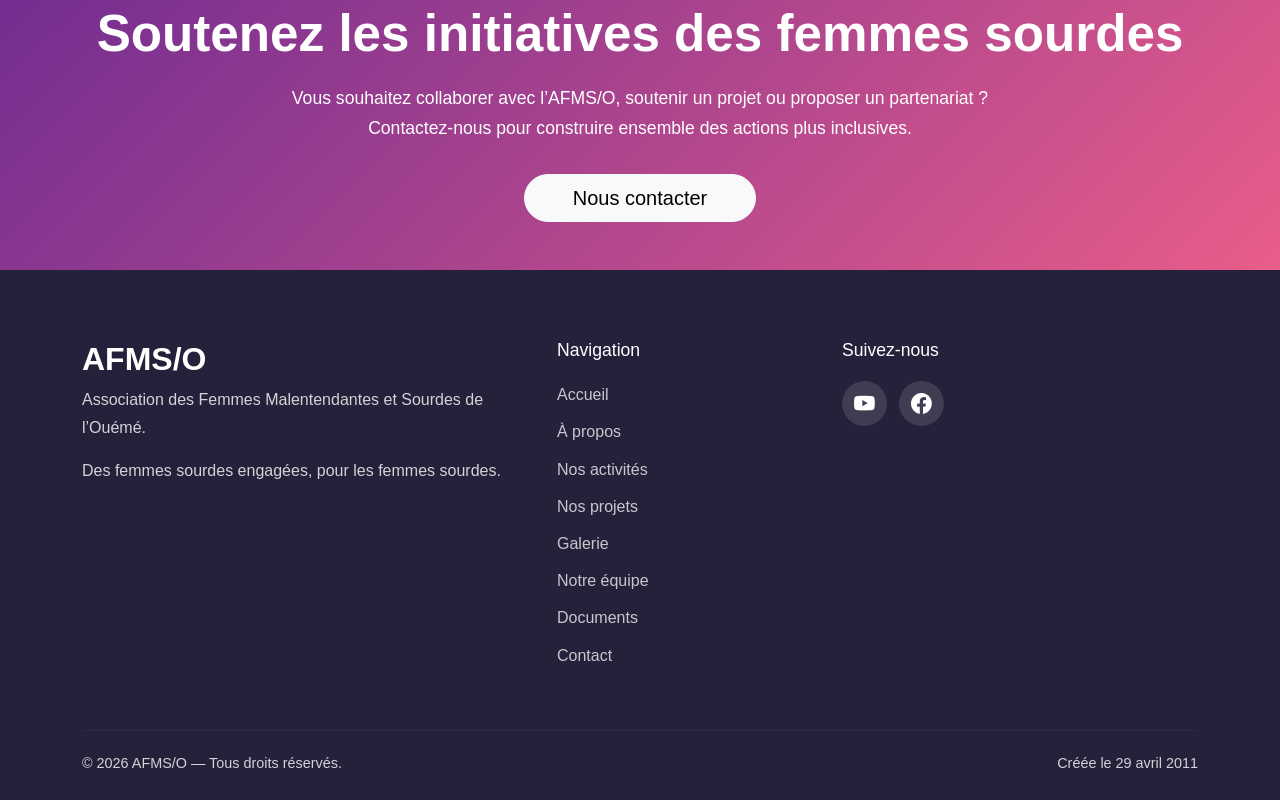
<file: activites.html>
<!DOCTYPE html>
<html lang="fr">

<head>

    <meta charset="UTF-8">

    <meta
        name="viewport"
        content="width=device-width, initial-scale=1.0">

    <meta
        name="description"
        content="Découvrez les activités de l'Association des Femmes Malentendantes et Sourdes de l'Ouémé.">

    <title>Activités — AFMS/O | Sensibilisation, formation et inclusion</title>


    <!-- Bootstrap CSS -->

    <link
        href="https://cdn.jsdelivr.net/npm/bootstrap@5.3.3/dist/css/bootstrap.min.css"
        rel="stylesheet">

    <!-- Bootstrap Icons -->

    <link
        rel="stylesheet"
        href="https://cdn.jsdelivr.net/npm/bootstrap-icons@1.11.3/font/bootstrap-icons.min.css">

    <!-- Feuille de style -->

    <link
        rel="stylesheet"
        href="style.css">
	<link
    rel="icon"
    type="image/png"
    href="images/LOGOFMS.png">
	
	<!-- =====================================================
     SEO — AFMS/O
===================================================== -->

<meta
 name="description"
 content="Découvrez les activités de l’AFMS/O : sensibilisation aux droits des femmes et des femmes handicapées, soutien, éducation, formation et renforcement des capacités des femmes sourdes et malentendantes au Bénin.">


<meta
 name="keywords"
 content="AFMS/O, femmes sourdes, femmes malentendantes, Ouémé, Bénin, inclusion, droits des femmes, autonomie, handicap, association">

<meta
 name="author"
 content="Association des Femmes Malentendantes et Sourdes de l’Ouémé">

<meta
 name="robots"
 content="index, follow">

<meta
 name="theme-color"
 content="#5d1d73">

<!-- PARTAGE FACEBOOK, WHATSAPP ET AUTRES RÉSEAUX -->

<meta
 property="og:type"
 content="website">

<meta
 property="og:locale"
 content="fr_BJ">

<meta
 property="og:title"
 content="AFMS/O — Femmes sourdes et malentendantes de l’Ouémé">

<meta
 property="og:description"
 content="Défendre les droits, renforcer l’autonomie et favoriser l’inclusion des femmes sourdes et malentendantes au Bénin.">

<meta
 property="og:site_name"
 content="AFMS/O">

<meta
 property="og:image"
 content="images/logo.png">

<!-- TWITTER / X -->

<meta
 name="twitter:card"
 content="summary_large_image">

<meta
 name="twitter:title"
 content="AFMS/O — Association des Femmes Malentendantes et Sourdes de l’Ouémé">

<meta
 name="twitter:description"
 content="Pour les droits, l’autonomie et l’inclusion des femmes sourdes et malentendantes.">

<meta
 name="twitter:image"
 content="images/LOGOFMSO.png">
	
	<link
    rel="icon"
    type="image/png"
    href="images/LOGOFMSO.png">


</head>


<body>
	<a
    href="#contenu-principal"
    class="skip-link">

    Aller directement au contenu

</a>


<!-- =====================================================
     EN-TÊTE ET MENU
===================================================== -->

<header>

    <nav
        class="navbar navbar-expand-lg navbar-light bg-white shadow-sm">

        <div class="container">


            <!-- LOGO -->

            <a
                class="navbar-brand d-flex align-items-center"
                href="index.html">

                <img
                    src="images/LOGOFMSO.png"
                    alt="Logo AFMS/O"
                    class="logo-site">

                <span class="ms-2 fw-bold">

                    AFMS/O

                </span>

            </a>


            <!-- BOUTON DU MENU MOBILE -->

            <button
                class="navbar-toggler"
                type="button"
                data-bs-toggle="collapse"
                data-bs-target="#menuPrincipal"
                aria-controls="menuPrincipal"
                aria-expanded="false"
                aria-label="Ouvrir le menu">

                <span class="navbar-toggler-icon"></span>

            </button>


            <!-- MENU -->

           <div class="collapse navbar-collapse" id="menuPrincipal">

                    <ul class="navbar-nav ms-auto align-items-lg-center">

                        <li class="nav-item">
                            <a class="nav-link active" href="index.html">
                                Accueil
                            </a>
                        </li>

                        <li class="nav-item">
                            <a class="nav-link" href="apropos.html">
                                À propos
                            </a>
                        </li>

                        <li class="nav-item">
                            <a class="nav-link" href="activites.html">
                                Nos activités
                            </a>
                        </li>

                        <li class="nav-item">
                            <a class="nav-link" href="projets.html">
                                Nos projets
                            </a>
                        </li>
						
						
						<li class="nav-item">


<a
    class="nav-link"
    href="actualites.html">

    Actualités

</a>


</li>
						<li class="nav-item">

                    <a
                        class="nav-link active"
                        href="equipe.html">

                        Notre équipe

                    </a>

                </li>
<li class="nav-item">

    <a
        class="nav-link"
        href="documents.html">

        Documents

    </a>

</li>

                        <li class="nav-item">
                            <a class="nav-link" href="galerie.html">
                                Galerie
                            </a>
                        </li>

                        <li class="nav-item">
                            <a class="nav-link" href="contact.html">
                                Contact
                            </a>
                        </li>

                        <li class="nav-item ms-lg-3">

                            <a
                                class="btn btn-primary rounded-pill px-4"
                                href="#nous-soutenir">

                                Nous soutenir

                            </a>

                        </li>

                    </ul>

                </div>

            </div>

        </nav>
<div class="collapse navbar-collapse" id="menuPrincipal">

                    <ul class="navbar-nav ms-auto align-items-lg-center">

                        <li class="nav-item">
                            <a class="nav-link active" href="index.html">
                                Accueil
                            </a>
                        </li>

                        <li class="nav-item">
                            <a class="nav-link" href="apropos.html">
                                À propos
                            </a>
                        </li>

                        <li class="nav-item">
                            <a class="nav-link" href="activites.html">
                                Nos activités
                            </a>
                        </li>

                        <li class="nav-item">
                            <a class="nav-link" href="projets.html">
                                Nos projets
                            </a>
                        </li>
						
						
						<li class="nav-item">


<a
    class="nav-link"
    href="actualites.html">

    Actualités

</a>


</li>
						<li class="nav-item">

                    <a
                        class="nav-link active"
                        href="equipe.html">

                        Notre équipe

                    </a>

                </li>
<li class="nav-item">

    <a
        class="nav-link"
        href="documents.html">

        Documents

    </a>

</li>

                        <li class="nav-item">
                            <a class="nav-link" href="galerie.html">
                                Galerie
                            </a>
                        </li>

                        <li class="nav-item">
                            <a class="nav-link" href="contact.html">
                                Contact
                            </a>
                        </li>

                        <li class="nav-item ms-lg-3">

                            <a
                                class="btn btn-primary rounded-pill px-4"
                                href="#nous-soutenir">

                                Nous soutenir

                            </a>

                        </li>

                    </ul>

                </div>

            </div>

        </nav>
<div class="collapse navbar-collapse" id="menuPrincipal">

                    <ul class="navbar-nav ms-auto align-items-lg-center">

                        <li class="nav-item">
                            <a class="nav-link active" href="index.html">
                                Accueil
                            </a>
                        </li>

                        <li class="nav-item">
                            <a class="nav-link" href="apropos.html">
                                À propos
                            </a>
                        </li>

                        <li class="nav-item">
                            <a class="nav-link" href="activites.html">
                                Nos activités
                            </a>
                        </li>

                        <li class="nav-item">
                            <a class="nav-link" href="projets.html">
                                Nos projets
                            </a>
                        </li>
						
						
						<li class="nav-item">


<a
    class="nav-link"
    href="actualites.html">

    Actualités

</a>


</li>
						<li class="nav-item">

                    <a
                        class="nav-link active"
                        href="equipe.html">

                        Notre équipe

                    </a>

                </li>
<li class="nav-item">

    <a
        class="nav-link"
        href="documents.html">

        Documents

    </a>

</li>

                        <li class="nav-item">
                            <a class="nav-link" href="galerie.html">
                                Galerie
                            </a>
                        </li>

                        <li class="nav-item">
                            <a class="nav-link" href="contact.html">
                                Contact
                            </a>
                        </li>

                        <li class="nav-item ms-lg-3">

                            <a
                                class="btn btn-primary rounded-pill px-4"
                                href="#nous-soutenir">

                                Nous soutenir

                            </a>

                        </li>

                    </ul>

                </div>

            </div>

        </nav>
<div class="collapse navbar-collapse" id="menuPrincipal">

                    <ul class="navbar-nav ms-auto align-items-lg-center">

                        <li class="nav-item">
                            <a class="nav-link active" href="index.html">
                                Accueil
                            </a>
                        </li>

                        <li class="nav-item">
                            <a class="nav-link" href="apropos.html">
                                À propos
                            </a>
                        </li>

                        <li class="nav-item">
                            <a class="nav-link" href="activites.html">
                                Nos activités
                            </a>
                        </li>

                        <li class="nav-item">
                            <a class="nav-link" href="projets.html">
                                Nos projets
                            </a>
                        </li>
						
						
						<li class="nav-item">


<a
    class="nav-link"
    href="actualites.html">

    Actualités

</a>


</li>
						<li class="nav-item">

                    <a
                        class="nav-link active"
                        href="equipe.html">

                        Notre équipe

                    </a>

                </li>
<li class="nav-item">

    <a
        class="nav-link"
        href="documents.html">

        Documents

    </a>

</li>

                        <li class="nav-item">
                            <a class="nav-link" href="galerie.html">
                                Galerie
                            </a>
                        </li>

                        <li class="nav-item">
                            <a class="nav-link" href="contact.html">
                                Contact
                            </a>
                        </li>

                        <li class="nav-item ms-lg-3">

                            <a
                                class="btn btn-primary rounded-pill px-4"
                                href="#nous-soutenir">

                                Nous soutenir

                            </a>

                        </li>

                    </ul>

                </div>

            </div>

        </nav>

</header>


<!-- =====================================================
     CONTENU PRINCIPAL
===================================================== -->

<main id="contenu-principal">


<!-- =====================================================
     BANNIÈRE
===================================================== -->

<section class="page-banner">

    <div class="container text-center">

        <span class="page-banner-label">

            NOS DOMAINES D’INTERVENTION

        </span>

        <h1>

            Nos activités

        </h1>

        <p>

            Des femmes sourdes engagées,
            pour renforcer les droits,
            les capacités et l’autonomie
            des femmes sourdes et malentendantes.

        </p>

    </div>

</section>


<!-- =====================================================
     INTRODUCTION
===================================================== -->

<section class="py-5">

    <div class="container">

        <div class="activities-introduction">

            <span class="section-label">

                NOTRE APPROCHE

            </span>

            <h2 class="section-title">

                Des actions portées
                par les femmes sourdes

            </h2>

            <p>

                Les activités de l’Association des Femmes
                Malentendantes et Sourdes de l’Ouémé
                sont conçues et mises en œuvre par des
                femmes sourdes, au profit des femmes sourdes.

            </p>

            <p>

                Nos actions s’inscrivent dans une démarche
                féministe, inclusive et fondée sur les droits
                humains. Elles visent à renforcer les capacités
                des femmes, à promouvoir leur autonomie et à
                favoriser leur participation active à la vie
                sociale, économique et citoyenne.

            </p>

        </div>

    </div>

</section>


<!-- =====================================================
     ACTIVITÉ 1
===================================================== -->

<section class="activity-detail-section">

    <div class="container">

        <div class="row align-items-center g-5">


            <div class="col-lg-5">

                <div class="activity-illustration">

                    <i class="bi bi-megaphone-fill"></i>

                </div>

            </div>


            <div class="col-lg-7">

                <span class="section-label">

                    01 — SENSIBILISATION

                </span>

                <h2 class="section-title">

                    Sensibilisation aux droits
                    des femmes

                </h2>

                <p>

                    L’AFMS/O organise des activités
                    de sensibilisation afin d’informer
                    les femmes sourdes sur leurs droits
                    et de renforcer leur capacité à les
                    connaître, les revendiquer et les défendre.

                </p>

                <ul class="activity-list">

                    <li>

                        <i class="bi bi-check-circle-fill"></i>

                        Les droits des femmes ;

                    </li>

                    <li>

                        <i class="bi bi-check-circle-fill"></i>

                        L’égalité entre les femmes et les hommes ;

                    </li>

                    <li>

                        <i class="bi bi-check-circle-fill"></i>

                        La lutte contre les discriminations ;

                    </li>

                    <li>

                        <i class="bi bi-check-circle-fill"></i>

                        La prévention des violences faites aux femmes ;

                    </li>

                    <li>

                        <i class="bi bi-check-circle-fill"></i>

                        La participation citoyenne des femmes.

                    </li>

                </ul>

            </div>


        </div>

    </div>

</section>


<!-- =====================================================
     ACTIVITÉ 2
===================================================== -->

<section class="activity-detail-section activity-light">

    <div class="container">

        <div class="row align-items-center g-5">


            <div class="col-lg-7 order-2 order-lg-1">

                <span class="section-label">

                    02 — DROITS ET PLAIDOYER

                </span>

                <h2 class="section-title">

                    Promotion des droits
                    des femmes handicapées

                </h2>

                <p>

                    L’association œuvre pour la reconnaissance,
                    la protection et la promotion des droits
                    des femmes en situation de handicap,
                    en particulier des femmes sourdes
                    et malentendantes.

                </p>

                <p>

                    Elle contribue à lutter contre les préjugés,
                    l’exclusion et les différentes formes
                    de discrimination auxquelles les femmes
                    sourdes peuvent être confrontées.

                </p>

                <ul class="activity-list">

                    <li>

                        <i class="bi bi-check-circle-fill"></i>

                        Défense des droits des femmes sourdes ;

                    </li>

                    <li>

                        <i class="bi bi-check-circle-fill"></i>

                        Plaidoyer auprès des autorités ;

                    </li>

                    <li>

                        <i class="bi bi-check-circle-fill"></i>

                        Promotion de services accessibles ;

                    </li>

                    <li>

                        <i class="bi bi-check-circle-fill"></i>

                        Lutte contre les discriminations.

                    </li>

                </ul>

            </div>


            <div class="col-lg-5 order-1 order-lg-2">

                <div class="activity-illustration">

                    <i class="bi bi-shield-check"></i>

                </div>

            </div>


        </div>

    </div>

</section>


<!-- =====================================================
     ACTIVITÉ 3
===================================================== -->

<section class="activity-detail-section">

    <div class="container">

        <div class="row align-items-center g-5">


            <div class="col-lg-5">

                <div class="activity-illustration">

                    <i class="bi bi-book-half"></i>

                </div>

            </div>


            <div class="col-lg-7">

                <span class="section-label">

                    03 — ÉDUCATION

                </span>

                <h2 class="section-title">

                    Éducation et accès
                    à l’information

                </h2>

                <p>

                    L’AFMS/O soutient l’accès des femmes
                    sourdes à l’éducation, à l’information
                    et aux connaissances utiles à leur
                    développement personnel, social
                    et économique.

                </p>

                <p>

                    L’association encourage également
                    une communication accessible et la
                    prise en compte des besoins spécifiques
                    des femmes sourdes et malentendantes.

                </p>

                <ul class="activity-list">

                    <li>

                        <i class="bi bi-check-circle-fill"></i>

                        Accès à l’éducation ;

                    </li>

                    <li>

                        <i class="bi bi-check-circle-fill"></i>

                        Accès à l’information ;

                    </li>

                    <li>

                        <i class="bi bi-check-circle-fill"></i>

                        Communication accessible ;

                    </li>

                    <li>

                        <i class="bi bi-check-circle-fill"></i>

                        Partage des connaissances utiles.

                    </li>

                </ul>

            </div>


        </div>

    </div>

</section>


<!-- =====================================================
     ACTIVITÉ 4
===================================================== -->

<section class="activity-detail-section activity-light">

    <div class="container">

        <div class="row align-items-center g-5">


            <div class="col-lg-7 order-2 order-lg-1">

                <span class="section-label">

                    04 — RENFORCEMENT DES CAPACITÉS

                </span>

                <h2 class="section-title">

                    Développement des compétences
                    et du leadership

                </h2>

                <p>

                    L’association organise des formations
                    et des activités de renforcement des
                    capacités afin de développer les compétences,
                    la confiance en soi, le leadership
                    et l’autonomie des femmes sourdes.

                </p>

                <ul class="activity-list">

                    <li>

                        <i class="bi bi-check-circle-fill"></i>

                        Leadership féminin ;

                    </li>

                    <li>

                        <i class="bi bi-check-circle-fill"></i>

                        Connaissance et défense des droits ;

                    </li>

                    <li>

                        <i class="bi bi-check-circle-fill"></i>

                        Développement de compétences professionnelles ;

                    </li>

                    <li>

                        <i class="bi bi-check-circle-fill"></i>

                        Gestion d’activités et entrepreneuriat ;

                    </li>

                    <li>

                        <i class="bi bi-check-circle-fill"></i>

                        Renforcement de l’autonomie économique.

                    </li>

                </ul>

            </div>


            <div class="col-lg-5 order-1 order-lg-2">

                <div class="activity-illustration">

                    <i class="bi bi-graph-up-arrow"></i>

                </div>

            </div>


        </div>

    </div>

</section>


<!-- =====================================================
     ACTIVITÉ 5
===================================================== -->

<section class="activity-detail-section">

    <div class="container">

        <div class="row align-items-center g-5">


            <div class="col-lg-5">

                <div class="activity-illustration">

                    <i class="bi bi-heart-fill"></i>

                </div>

            </div>


            <div class="col-lg-7">

                <span class="section-label">

                    05 — SOUTIEN ET SOLIDARITÉ

                </span>

                <h2 class="section-title">

                    Soutien aux femmes sourdes

                </h2>

                <p>

                    L’AFMS/O constitue un espace d’écoute,
                    de solidarité, d’entraide et de mobilisation.
                    Elle favorise le partage d’expériences
                    et encourage les femmes sourdes à participer
                    activement aux décisions qui concernent
                    leur vie et leur communauté.

                </p>

                <ul class="activity-list">

                    <li>

                        <i class="bi bi-check-circle-fill"></i>

                        Écoute et accompagnement ;

                    </li>

                    <li>

                        <i class="bi bi-check-circle-fill"></i>

                        Solidarité entre les membres ;

                    </li>

                    <li>

                        <i class="bi bi-check-circle-fill"></i>

                        Partage d’expériences ;

                    </li>

                    <li>

                        <i class="bi bi-check-circle-fill"></i>

                        Mobilisation communautaire.

                    </li>

                </ul>

            </div>


        </div>

    </div>

</section>


<!-- =====================================================
     APPEL À L’ACTION
===================================================== -->

<section class="support-section py-5">

    <div class="container text-center">

        <h2>

            Soutenez les initiatives
            des femmes sourdes

        </h2>

        <p>

            Vous souhaitez collaborer avec l’AFMS/O,
            soutenir un projet ou proposer un partenariat ?
            Contactez-nous pour construire ensemble
            des actions plus inclusives.

        </p>

        <a
            href="contact.html"
            class="btn btn-light btn-lg rounded-pill px-5">

            Nous contacter

        </a>

    </div>

</section>
	
	<!-- =====================================================
     OUTILS D’ACCESSIBILITÉ
===================================================== -->

<div
    class="accessibility-tools"
    aria-label="Outils d’accessibilité">


<button
    type="button"
    class="accessibility-toggle"
    id="accessibilityToggle"
    aria-label="Ouvrir les outils d’accessibilité"
    aria-expanded="false">

    <i class="bi bi-universal-access"></i>

</button>


<div
    class="accessibility-panel"
    id="accessibilityPanel">


    <p>

        Accessibilité

    </p>


    <button
        type="button"
        id="increaseText"
        aria-label="Augmenter la taille du texte">

        A+

    </button>


    <button
        type="button"
        id="decreaseText"
        aria-label="Réduire la taille du texte">

        A−

    </button>


    <button
        type="button"
        id="resetText"
        aria-label="Réinitialiser la taille du texte">

        A

    </button>


    <button
        type="button"
        id="contrastToggle">

        Contraste

    </button>


</div>


</div>



</main>
	
	<!-- =====================================================
     BOUTONS FLOTTANTS
===================================================== -->

<div class="floating-buttons">


<!-- ENVOYER UN MESSAGE -->

<a
    href="https://wa.me/22997673572"
    class="floating-message"
    target="_blank"
    rel="noopener"
    aria-label="Envoyer un message à l’AFMS/O">

    <i class="bi bi-chat-dots-fill"></i>

    <span>

        Écrire un message

    </span>

</a>


<!-- RETOUR EN HAUT -->

<button
    type="button"
    class="back-to-top"
    id="backToTop"
    aria-label="Retourner en haut de la page">

    <i class="bi bi-arrow-up"></i>

</button>

</div>



<!-- =====================================================
     PIED DE PAGE
===================================================== -->

<footer class="footer">

    <div class="container">

        <div class="row g-4">


            <div class="col-lg-5">

                <h3>

                    AFMS/O

                </h3>

                <p>

                    Association des Femmes
                    Malentendantes et Sourdes
                    de l’Ouémé.

                </p>

                <p>

                    Des femmes sourdes engagées,
                    pour les femmes sourdes.

                </p>

            </div>


            <div class="col-md-3">

            <h4>

                Navigation

            </h4>

            <ul>

                <li>

                    <a href="index.html">

                        Accueil

                    </a>

                </li>

                <li>

                    <a href="apropos.html">

                        À propos

                    </a>

                </li>

                <li>

                    <a href="activites.html">

                        Nos activités

                    </a>

                </li>

                <li>

                    <a href="projets.html">

                        Nos projets

                    </a>

                </li>

                <li>

                    <a href="galerie.html">

                        Galerie

                    </a>

                </li>
				
				<li>

    <a href="equipe.html">

        Notre équipe

    </a>

</li>
				
				<li>

    <a href="documents.html">

        Documents

    </a>

</li>



                <li>

                    <a href="contact.html">

                        Contact

                    </a>

                </li>

            </ul>

        </div>



            <div class="col-md-4">

                <h4>

                    Suivez-nous

                </h4>

                <div class="social-links">

                    <a
                        href="https://www.youtube.com/@AFMSOUEME"
                        target="_blank"
                        rel="noopener"
                        aria-label="YouTube AFMS/O">

                        <i class="bi bi-youtube"></i>

                    </a>

                    <a
                        href="https://www.facebook.com/share/1FcLRiBK88/"
                        target="_blank"
                        rel="noopener"
                        aria-label="Facebook AFMS/O">

                        <i class="bi bi-facebook"></i>

                    </a>

                </div>

            </div>

        </div>


        <hr>


        <div class="footer-bottom">

            <p>

                ©
                <span id="annee-actuelle"></span>
                AFMS/O — Tous droits réservés.

            </p>

            <p>

                Créée le 29 avril 2011

            </p>

        </div>

    </div>

</footer>


<!-- Bootstrap JavaScript -->

<script
    src="https://cdn.jsdelivr.net/npm/bootstrap@5.3.3/dist/js/bootstrap.bundle.min.js">
</script>


<!-- JavaScript du site -->

<script src="js/script.js"></script>


</body>

</html>
</file>
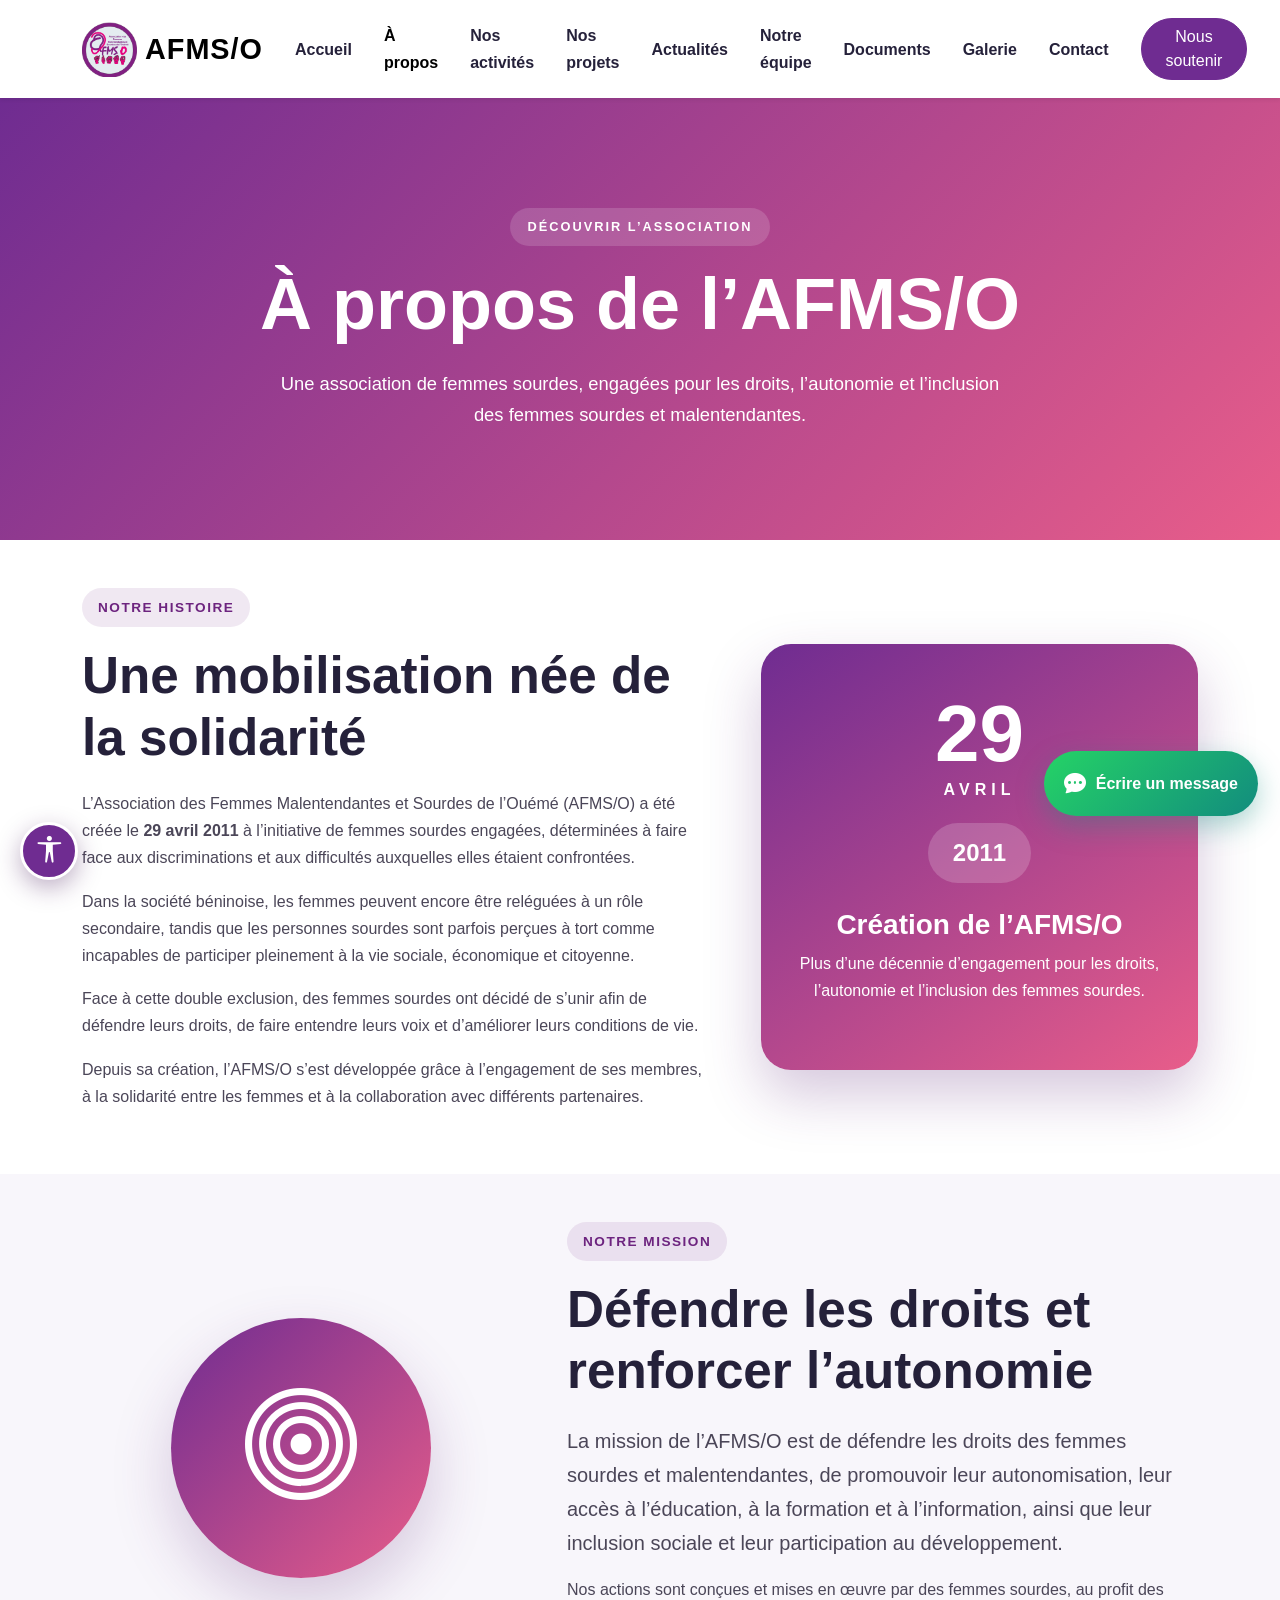
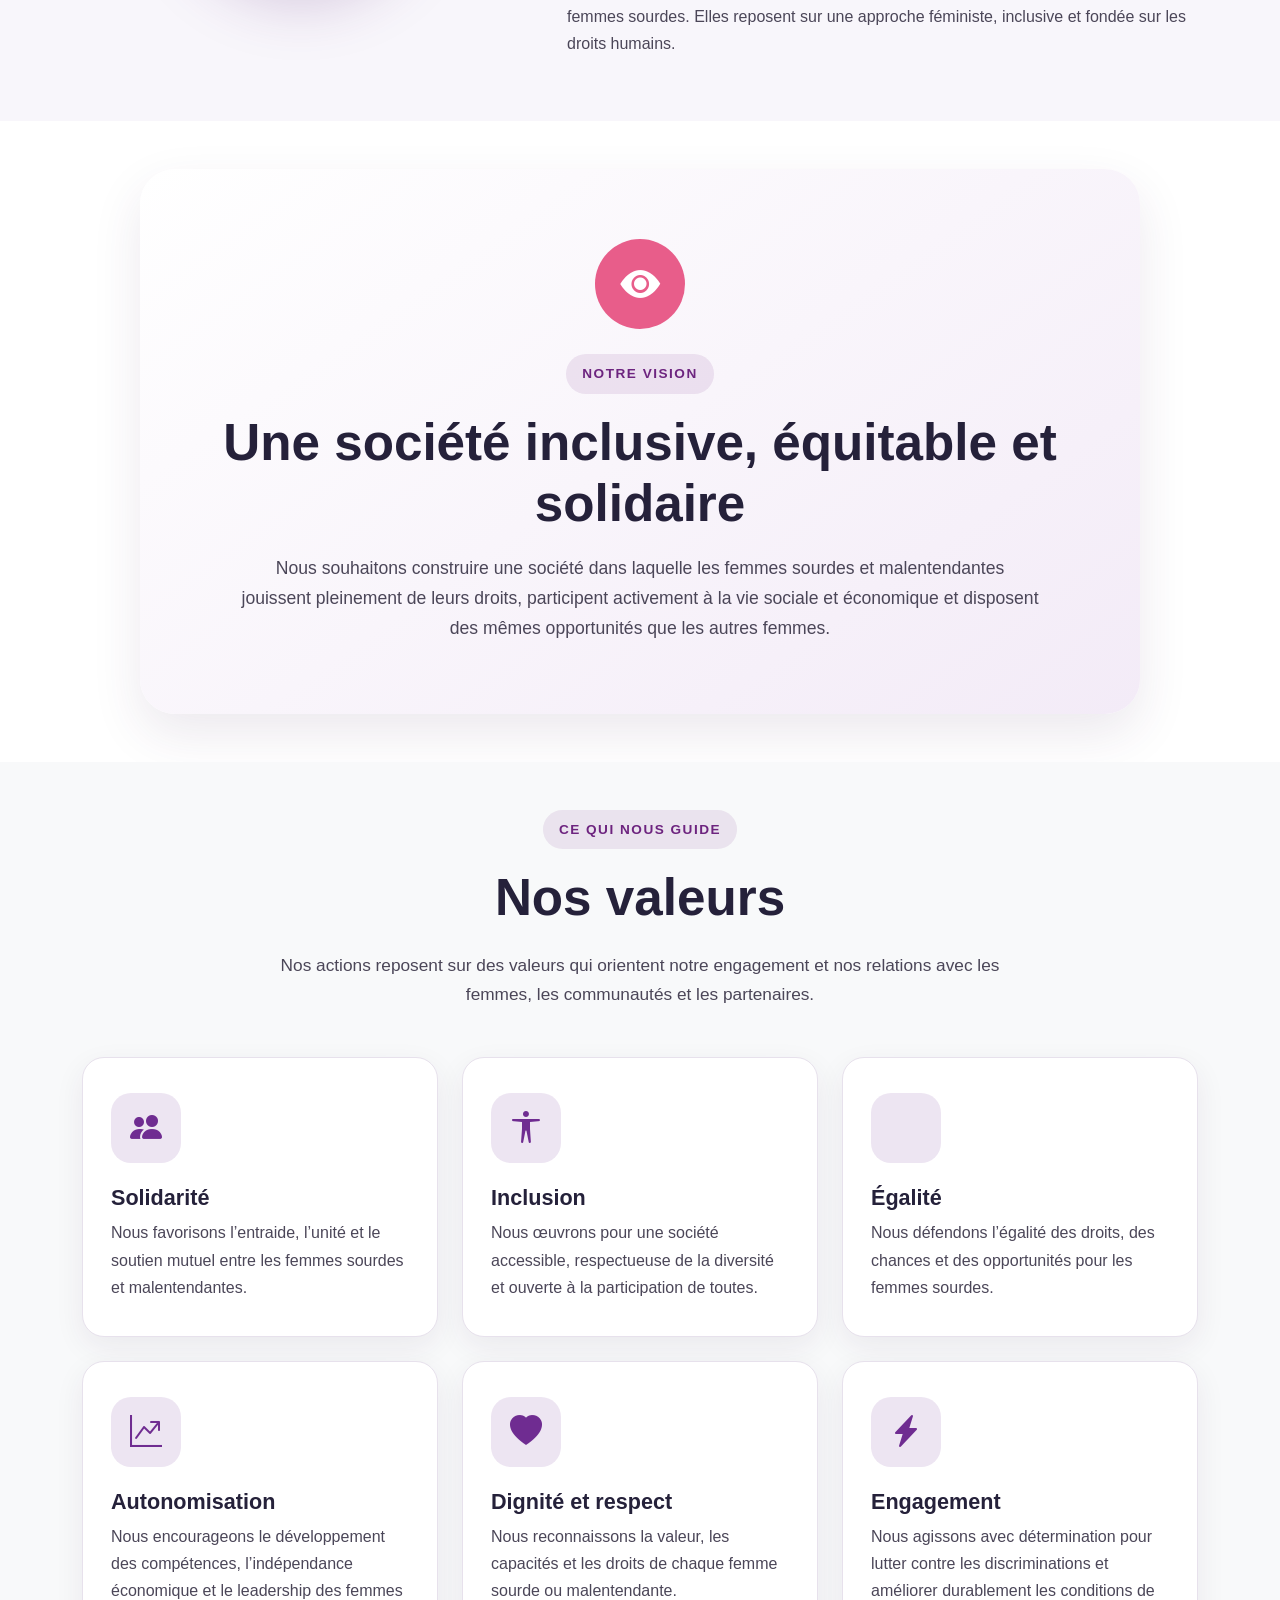
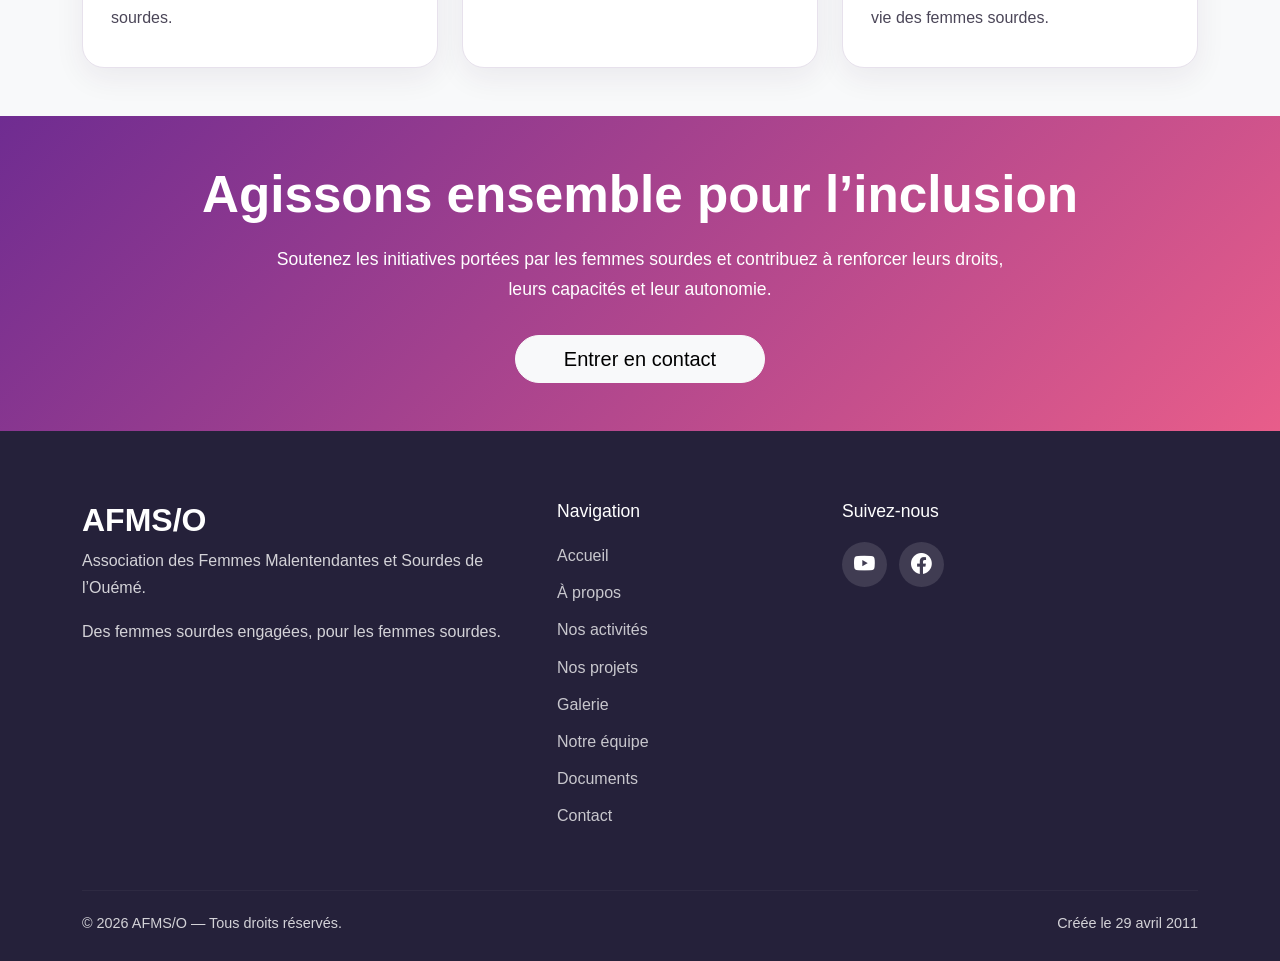
<file: apropos.html>
<!DOCTYPE html>
<html lang="fr">

<head>

    <meta charset="UTF-8">

    <meta
        name="viewport"
        content="width=device-width, initial-scale=1.0">

    <meta
        name="description"
        content="Découvrez l'histoire, la mission, la vision et les valeurs de l'Association des Femmes Malentendantes et Sourdes de l'Ouémé.">

    <title>À propos — AFMS/O | Femmes sourdes et malentendantes de l’Ouémé</title>
<meta
 name="description"
 content="Découvrez l’Association des Femmes Malentendantes et Sourdes de l’Ouémé (AFMS/O), son histoire, sa mission, ses valeurs et son engagement pour les droits, l’autonomie et l’inclusion des femmes sourdes et malentendantes au Bénin.">


    <!-- Bootstrap CSS -->

    <link
        href="https://cdn.jsdelivr.net/npm/bootstrap@5.3.3/dist/css/bootstrap.min.css"
        rel="stylesheet">

    <!-- Bootstrap Icons -->

    <link
        rel="stylesheet"
        href="https://cdn.jsdelivr.net/npm/bootstrap-icons@1.11.3/font/bootstrap-icons.min.css">

    <!-- CSS personnel -->

    <link
        rel="stylesheet"
        href="style.css">
	<link
    rel="icon"
    type="image/png"
    href="images/LOGOFMS.png">
	
	<!-- =====================================================
     SEO — AFMS/O
===================================================== -->

<meta
 name="description"
 content="L’Association des Femmes Malentendantes et Sourdes de l’Ouémé (AFMS/O) défend les droits, l’autonomie, l’éducation et l’inclusion sociale des femmes sourdes et malentendantes au Bénin.">

<meta
 name="keywords"
 content="AFMS/O, femmes sourdes, femmes malentendantes, Ouémé, Bénin, inclusion, droits des femmes, autonomie, handicap, association">

<meta
 name="author"
 content="Association des Femmes Malentendantes et Sourdes de l’Ouémé">

<meta
 name="robots"
 content="index, follow">

<meta
 name="theme-color"
 content="#5d1d73">

<!-- PARTAGE FACEBOOK, WHATSAPP ET AUTRES RÉSEAUX -->

<meta
 property="og:type"
 content="website">

<meta
 property="og:locale"
 content="fr_BJ">

<meta
 property="og:title"
 content="AFMS/O — Femmes sourdes et malentendantes de l’Ouémé">

<meta
 property="og:description"
 content="Défendre les droits, renforcer l’autonomie et favoriser l’inclusion des femmes sourdes et malentendantes au Bénin.">

<meta
 property="og:site_name"
 content="AFMS/O">

<meta
 property="og:image"
 content="images/logo.png">

<!-- TWITTER / X -->

<meta
 name="twitter:card"
 content="summary_large_image">

<meta
 name="twitter:title"
 content="AFMS/O — Association des Femmes Malentendantes et Sourdes de l’Ouémé">

<meta
 name="twitter:description"
 content="Pour les droits, l’autonomie et l’inclusion des femmes sourdes et malentendantes.">

<meta
 name="twitter:image"
 content="images/LOGOFMSO.png">
	
	<link
    rel="icon"
    type="image/png"
    href="images/LOGOFMSO.png">


</head>


<body>
	<a
    href="#contenu-principal"
    class="skip-link">

    Aller directement au contenu

</a>


<!-- =====================================================
     EN-TÊTE ET MENU
===================================================== -->

<header>

    <nav
        class="navbar navbar-expand-lg navbar-light bg-white shadow-sm">

        <div class="container">


            <!-- LOGO ET SIGLE -->

            <a
                class="navbar-brand d-flex align-items-center"
                href="index.html">

                <img
                    src="images/LOGOFMSO.png"
                    alt="Logo AFMS/O"
                    class="logo-site">

                <span class="ms-2 fw-bold">

                    AFMS/O

                </span>

            </a>


            <!-- BOUTON MOBILE -->

            <button
                class="navbar-toggler"
                type="button"
                data-bs-toggle="collapse"
                data-bs-target="#menuPrincipal"
                aria-controls="menuPrincipal"
                aria-expanded="false"
                aria-label="Ouvrir le menu">

                <span class="navbar-toggler-icon"></span>

            </button>


            <!-- MENU -->

            <div class="collapse navbar-collapse" id="menuPrincipal">

                    <ul class="navbar-nav ms-auto align-items-lg-center">

                        <li class="nav-item">
                            <a class="nav-link active" href="index.html">
                                Accueil
                            </a>
                        </li>

                        <li class="nav-item">
                            <a class="nav-link" href="apropos.html">
                                À propos
                            </a>
                        </li>

                        <li class="nav-item">
                            <a class="nav-link" href="activites.html">
                                Nos activités
                            </a>
                        </li>

                        <li class="nav-item">
                            <a class="nav-link" href="projets.html">
                                Nos projets
                            </a>
                        </li>
						
						
						<li class="nav-item">


<a
    class="nav-link"
    href="actualites.html">

    Actualités

</a>


</li>
						<li class="nav-item">

                    <a
                        class="nav-link active"
                        href="equipe.html">

                        Notre équipe

                    </a>

                </li>
<li class="nav-item">

    <a
        class="nav-link"
        href="documents.html">

        Documents

    </a>

</li>

                        <li class="nav-item">
                            <a class="nav-link" href="galerie.html">
                                Galerie
                            </a>
                        </li>

                        <li class="nav-item">
                            <a class="nav-link" href="contact.html">
                                Contact
                            </a>
                        </li>

                        <li class="nav-item ms-lg-3">

                            <a
                                class="btn btn-primary rounded-pill px-4"
                                href="#nous-soutenir">

                                Nous soutenir

                            </a>

                        </li>

                    </ul>

                </div>

            </div>

        </nav>

</header>


<!-- =====================================================
     CONTENU PRINCIPAL
===================================================== -->

<main id="contenu-principal">


<!-- =====================================================
     BANNIÈRE DE LA PAGE
===================================================== -->

<section class="page-banner">

    <div class="container text-center">

        <span class="page-banner-label">

            DÉCOUVRIR L’ASSOCIATION

        </span>

        <h1>

            À propos de l’AFMS/O

        </h1>

        <p>

            Une association de femmes sourdes,
            engagées pour les droits, l’autonomie
            et l’inclusion des femmes sourdes
            et malentendantes.

        </p>

    </div>

</section>


<!-- =====================================================
     NOTRE HISTOIRE
===================================================== -->

<section class="py-5">

    <div class="container">

        <div class="row align-items-center g-5">


            <!-- TEXTE -->

            <div class="col-lg-7">

                <span class="section-label">

                    NOTRE HISTOIRE

                </span>


                <h2 class="section-title">

                    Une mobilisation née
                    de la solidarité

                </h2>


                <p>

                    L’Association des Femmes
                    Malentendantes et Sourdes
                    de l’Ouémé (AFMS/O) a été
                    créée le <strong>29 avril 2011</strong>
                    à l’initiative de femmes sourdes
                    engagées, déterminées à faire face
                    aux discriminations et aux difficultés
                    auxquelles elles étaient confrontées.

                </p>


                <p>

                    Dans la société béninoise,
                    les femmes peuvent encore être
                    reléguées à un rôle secondaire,
                    tandis que les personnes sourdes
                    sont parfois perçues à tort comme
                    incapables de participer pleinement
                    à la vie sociale, économique
                    et citoyenne.

                </p>


                <p>

                    Face à cette double exclusion,
                    des femmes sourdes ont décidé
                    de s’unir afin de défendre leurs
                    droits, de faire entendre leurs voix
                    et d’améliorer leurs conditions de vie.

                </p>


                <p>

                    Depuis sa création, l’AFMS/O
                    s’est développée grâce à
                    l’engagement de ses membres,
                    à la solidarité entre les femmes
                    et à la collaboration avec
                    différents partenaires.

                </p>


            </div>


            <!-- DATE DE CRÉATION -->

            <div class="col-lg-5">

                <div class="history-card text-center">

                    <div class="history-date">

                        29

                        <span>

                            AVRIL

                        </span>

                    </div>


                    <div class="history-year">

                        2011

                    </div>


                    <h3>

                        Création de l’AFMS/O

                    </h3>


                    <p>

                        Plus d’une décennie
                        d’engagement pour les droits,
                        l’autonomie et l’inclusion
                        des femmes sourdes.

                    </p>

                </div>

            </div>


        </div>

    </div>

</section>


<!-- =====================================================
     NOTRE MISSION
===================================================== -->

<section class="mission-section py-5">

    <div class="container">

        <div class="row align-items-center g-5">


            <div class="col-lg-5">

                <div class="mission-icon">

                    <i class="bi bi-bullseye"></i>

                </div>

            </div>


            <div class="col-lg-7">

                <span class="section-label">

                    NOTRE MISSION

                </span>


                <h2 class="section-title">

                    Défendre les droits
                    et renforcer l’autonomie

                </h2>


                <p class="lead">

                    La mission de l’AFMS/O est
                    de défendre les droits des femmes
                    sourdes et malentendantes,
                    de promouvoir leur autonomisation,
                    leur accès à l’éducation,
                    à la formation et à l’information,
                    ainsi que leur inclusion sociale
                    et leur participation au développement.

                </p>


                <p>

                    Nos actions sont conçues et mises
                    en œuvre par des femmes sourdes,
                    au profit des femmes sourdes.
                    Elles reposent sur une approche
                    féministe, inclusive et fondée
                    sur les droits humains.

                </p>

            </div>


        </div>

    </div>

</section>


<!-- =====================================================
     NOTRE VISION
===================================================== -->

<section class="py-5">

    <div class="container">

        <div class="vision-box text-center">

            <i class="bi bi-eye-fill"></i>


            <span class="section-label">

                NOTRE VISION

            </span>


            <h2>

                Une société inclusive,
                équitable et solidaire

            </h2>


            <p>

                Nous souhaitons construire une société
                dans laquelle les femmes sourdes
                et malentendantes jouissent pleinement
                de leurs droits, participent activement
                à la vie sociale et économique
                et disposent des mêmes opportunités
                que les autres femmes.

            </p>

        </div>

    </div>

</section>


<!-- =====================================================
     NOS VALEURS
===================================================== -->

<section class="py-5 bg-light">

    <div class="container">


        <div class="text-center mb-5">

            <span class="section-label">

                CE QUI NOUS GUIDE

            </span>


            <h2 class="section-title">

                Nos valeurs

            </h2>


            <p class="section-description">

                Nos actions reposent sur des valeurs
                qui orientent notre engagement
                et nos relations avec les femmes,
                les communautés et les partenaires.

            </p>

        </div>


        <div class="row g-4">


            <!-- SOLIDARITÉ -->

            <div class="col-md-6 col-lg-4">

                <article class="value-card">

                    <div class="value-icon">

                        <i class="bi bi-people-fill"></i>

                    </div>


                    <h3>

                        Solidarité

                    </h3>


                    <p>

                        Nous favorisons l’entraide,
                        l’unité et le soutien mutuel
                        entre les femmes sourdes
                        et malentendantes.

                    </p>

                </article>

            </div>


            <!-- INCLUSION -->

            <div class="col-md-6 col-lg-4">

                <article class="value-card">

                    <div class="value-icon">

                        <i class="bi bi-universal-access"></i>

                    </div>


                    <h3>

                        Inclusion

                    </h3>


                    <p>

                        Nous œuvrons pour une société
                        accessible, respectueuse
                        de la diversité et ouverte
                        à la participation de toutes.

                    </p>

                </article>

            </div>


            <!-- ÉGALITÉ -->

            <div class="col-md-6 col-lg-4">

                <article class="value-card">

                    <div class="value-icon">

                        <i class="bi bi-scale"></i>

                    </div>


                    <h3>

                        Égalité

                    </h3>


                    <p>

                        Nous défendons l’égalité
                        des droits, des chances
                        et des opportunités pour
                        les femmes sourdes.

                    </p>

                </article>

            </div>


            <!-- AUTONOMISATION -->

            <div class="col-md-6 col-lg-4">

                <article class="value-card">

                    <div class="value-icon">

                        <i class="bi bi-graph-up-arrow"></i>

                    </div>


                    <h3>

                        Autonomisation

                    </h3>


                    <p>

                        Nous encourageons le développement
                        des compétences, l’indépendance
                        économique et le leadership
                        des femmes sourdes.

                    </p>

                </article>

            </div>


            <!-- DIGNITÉ -->

            <div class="col-md-6 col-lg-4">

                <article class="value-card">

                    <div class="value-icon">

                        <i class="bi bi-heart-fill"></i>

                    </div>


                    <h3>

                        Dignité et respect

                    </h3>


                    <p>

                        Nous reconnaissons la valeur,
                        les capacités et les droits
                        de chaque femme sourde
                        ou malentendante.

                    </p>

                </article>

            </div>


            <!-- ENGAGEMENT -->

            <div class="col-md-6 col-lg-4">

                <article class="value-card">

                    <div class="value-icon">

                        <i class="bi bi-lightning-charge-fill"></i>

                    </div>


                    <h3>

                        Engagement

                    </h3>


                    <p>

                        Nous agissons avec détermination
                        pour lutter contre les discriminations
                        et améliorer durablement les
                        conditions de vie des femmes sourdes.

                    </p>

                </article>

            </div>


        </div>

    </div>

</section>


<!-- =====================================================
     APPEL À L’ACTION
===================================================== -->

<section class="support-section py-5">

    <div class="container text-center">

        <h2>

            Agissons ensemble
            pour l’inclusion

        </h2>


        <p>

            Soutenez les initiatives portées
            par les femmes sourdes et contribuez
            à renforcer leurs droits,
            leurs capacités et leur autonomie.

        </p>


        <a
            href="contact.html"
            class="btn btn-light btn-lg rounded-pill px-5">

            Entrer en contact

        </a>

    </div>

</section>
	
	<!-- =====================================================
     OUTILS D’ACCESSIBILITÉ
===================================================== -->

<div
    class="accessibility-tools"
    aria-label="Outils d’accessibilité">


<button
    type="button"
    class="accessibility-toggle"
    id="accessibilityToggle"
    aria-label="Ouvrir les outils d’accessibilité"
    aria-expanded="false">

    <i class="bi bi-universal-access"></i>

</button>


<div
    class="accessibility-panel"
    id="accessibilityPanel">


    <p>

        Accessibilité

    </p>


    <button
        type="button"
        id="increaseText"
        aria-label="Augmenter la taille du texte">

        A+

    </button>


    <button
        type="button"
        id="decreaseText"
        aria-label="Réduire la taille du texte">

        A−

    </button>


    <button
        type="button"
        id="resetText"
        aria-label="Réinitialiser la taille du texte">

        A

    </button>


    <button
        type="button"
        id="contrastToggle">

        Contraste

    </button>


</div>


</div>



</main>
	
	<!-- =====================================================
     BOUTONS FLOTTANTS
===================================================== -->

<div class="floating-buttons">


<!-- ENVOYER UN MESSAGE -->

<a
    href="https://wa.me/22997673572"
    class="floating-message"
    target="_blank"
    rel="noopener"
    aria-label="Envoyer un message à l’AFMS/O">

    <i class="bi bi-chat-dots-fill"></i>

    <span>

        Écrire un message

    </span>

</a>


<!-- RETOUR EN HAUT -->

<button
    type="button"
    class="back-to-top"
    id="backToTop"
    aria-label="Retourner en haut de la page">

    <i class="bi bi-arrow-up"></i>

</button>


</div>



<!-- =====================================================
     PIED DE PAGE
===================================================== -->

<footer class="footer">

    <div class="container">


        <div class="row g-4">


            <div class="col-lg-5">

                <h3>

                    AFMS/O

                </h3>


                <p>

                    Association des Femmes
                    Malentendantes et Sourdes
                    de l’Ouémé.

                </p>


                <p>

                    Des femmes sourdes engagées,
                    pour les femmes sourdes.

                </p>

            </div>


            <div class="col-md-3">

            <h4>

                Navigation

            </h4>

            <ul>

                <li>

                    <a href="index.html">

                        Accueil

                    </a>

                </li>

                <li>

                    <a href="apropos.html">

                        À propos

                    </a>

                </li>

                <li>

                    <a href="activites.html">

                        Nos activités

                    </a>

                </li>

                <li>

                    <a href="projets.html">

                        Nos projets

                    </a>

                </li>

                <li>

                    <a href="galerie.html">

                        Galerie

                    </a>

                </li>
				
				<li>

    <a href="equipe.html">

        Notre équipe

    </a>

</li>
				
				<li>

    <a href="documents.html">

        Documents

    </a>

</li>



                <li>

                    <a href="contact.html">

                        Contact

                    </a>

                </li>

            </ul>

        </div>


            <div class="col-md-4">

                <h4>

                    Suivez-nous

                </h4>


                <div class="social-links">


                    <a
                        href="https://www.youtube.com/@AFMSOUEME"
                        target="_blank"
                        rel="noopener"
                        aria-label="YouTube AFMS/O">

                        <i class="bi bi-youtube"></i>

                    </a>


                    <a
                        href="https://www.facebook.com/share/1FcLRiBK88/"
                        target="_blank"
                        rel="noopener"
                        aria-label="Facebook AFMS/O">

                        <i class="bi bi-facebook"></i>

                    </a>


                </div>

            </div>


        </div>


        <hr>


        <div class="footer-bottom">

            <p>

                ©
                <span id="annee-actuelle"></span>
                AFMS/O — Tous droits réservés.

            </p>


            <p>

                Créée le 29 avril 2011

            </p>

        </div>


    </div>

</footer>


<!-- Bootstrap JavaScript -->

<script
    src="https://cdn.jsdelivr.net/npm/bootstrap@5.3.3/dist/js/bootstrap.bundle.min.js">
</script>


<!-- JavaScript du site -->

<script src="js/script.js"></script>


</body>

</html>
</file>
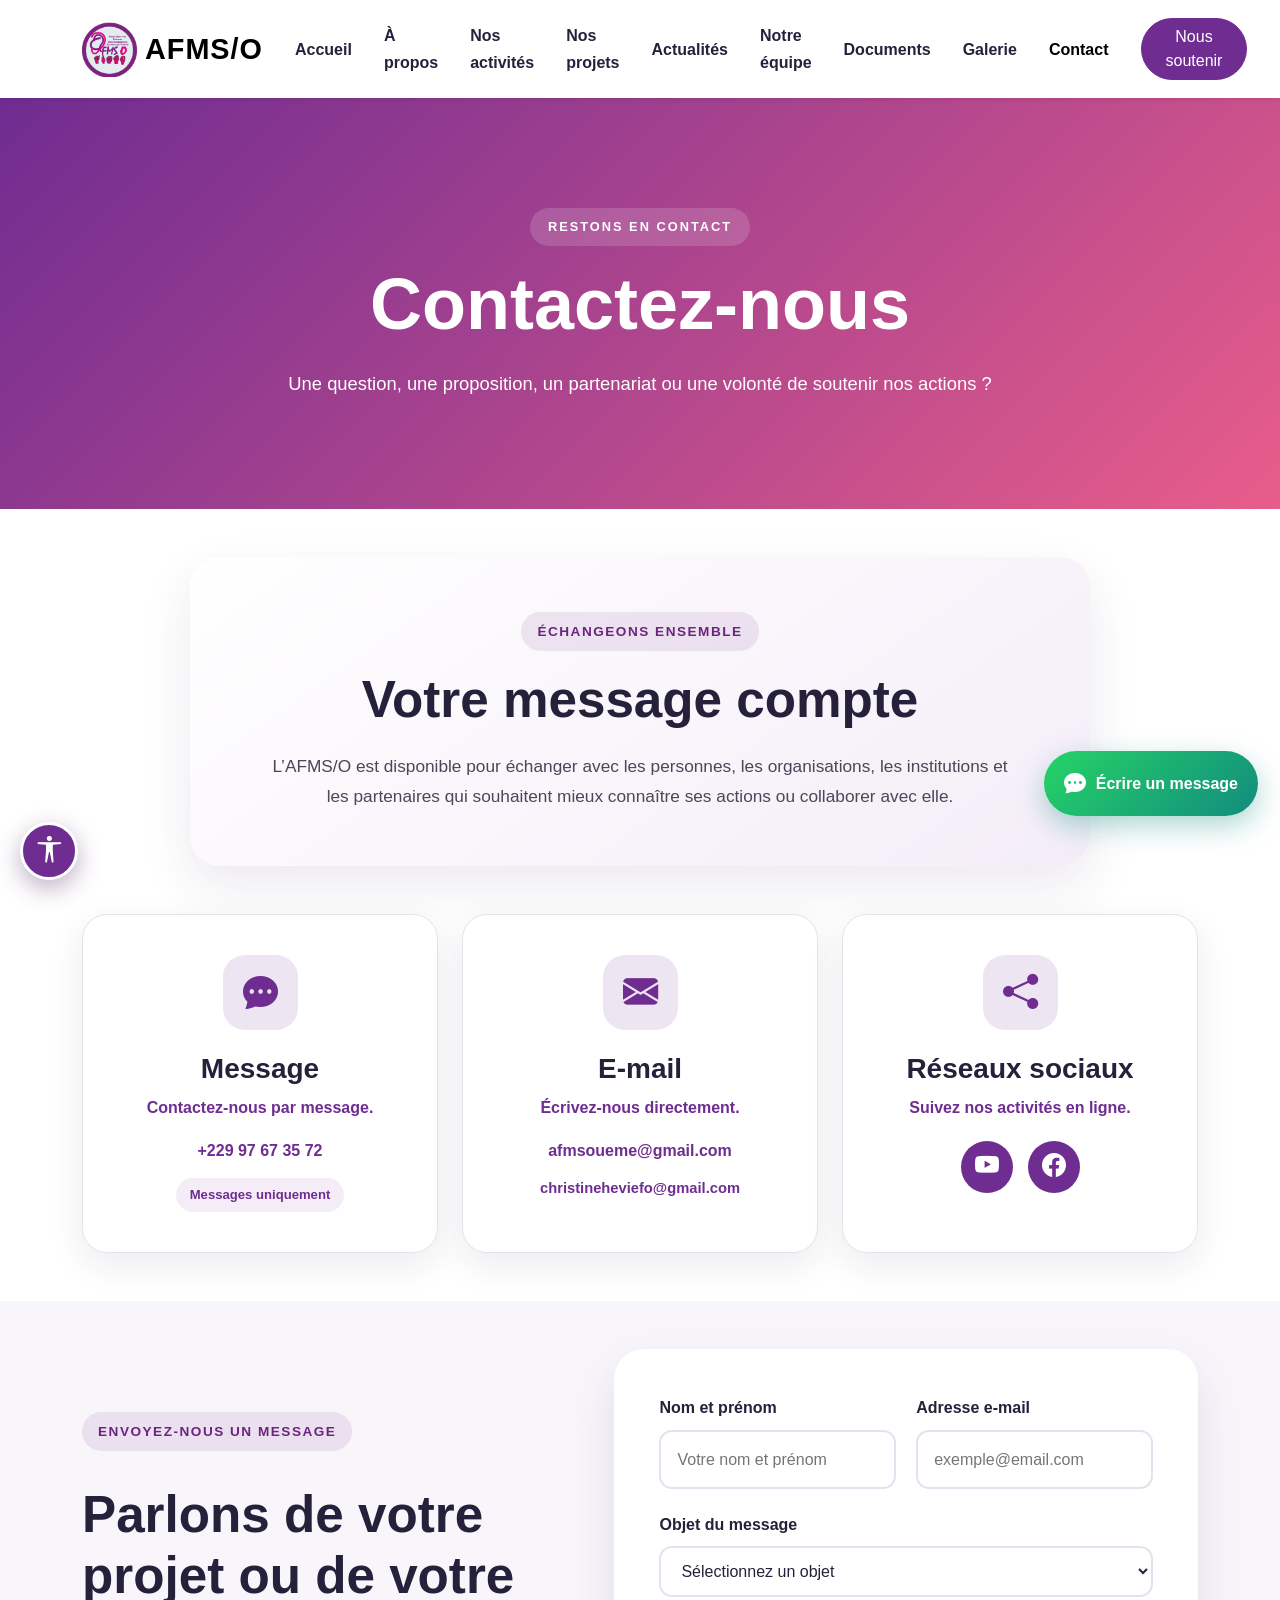
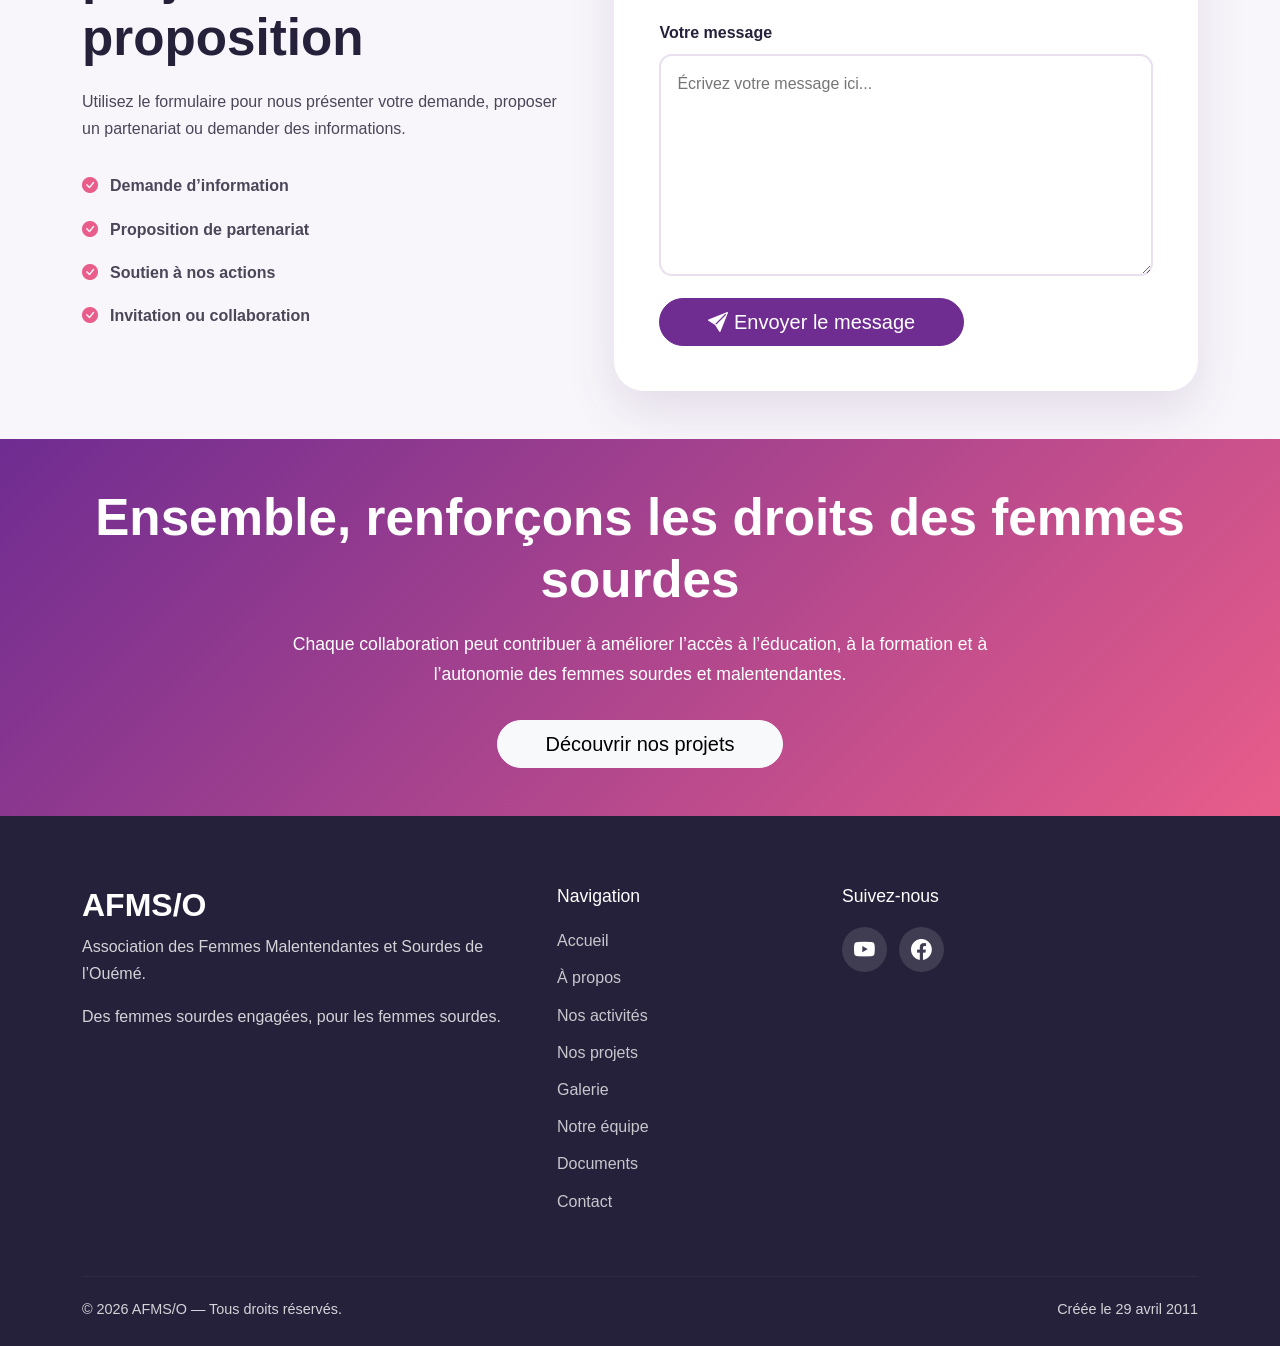
<file: contact.html>
<!DOCTYPE html>

<html lang="fr">

<head>

<meta charset="UTF-8">

<meta
    name="viewport"
    content="width=device-width, initial-scale=1.0">

<meta
    name="description"
    content="Contactez l’Association des Femmes Malentendantes et Sourdes de l’Ouémé, AFMS/O.">

<title>Contact — AFMS/O | Nous joindre et nous soutenir</title>



<!-- Bootstrap CSS -->

<link
    href="https://cdn.jsdelivr.net/npm/bootstrap@5.3.3/dist/css/bootstrap.min.css"
    rel="stylesheet">


<!-- Bootstrap Icons -->

<link
    rel="stylesheet"
    href="https://cdn.jsdelivr.net/npm/bootstrap-icons@1.11.3/font/bootstrap-icons.min.css">


<!-- Feuille de style -->

<link
    rel="stylesheet"
    href="style.css">
	<link
    rel="icon"
    type="image/png"
    href="images/LOGOFMS.png">

<!-- =====================================================
     SEO — AFMS/O
===================================================== -->

<meta
 name="description"
 content="Contactez l’Association des Femmes Malentendantes et Sourdes de l’Ouémé (AFMS/O) pour obtenir des informations, proposer un partenariat, soutenir ses actions ou participer à la promotion des droits et de l’inclusion des femmes sourdes et malentendantes au Bénin.">


<meta
 name="keywords"
 content="AFMS/O, femmes sourdes, femmes malentendantes, Ouémé, Bénin, inclusion, droits des femmes, autonomie, handicap, association">

<meta
 name="author"
 content="Association des Femmes Malentendantes et Sourdes de l’Ouémé">

<meta
 name="robots"
 content="index, follow">

<meta
 name="theme-color"
 content="#5d1d73">

<!-- PARTAGE FACEBOOK, WHATSAPP ET AUTRES RÉSEAUX -->

<meta
 property="og:type"
 content="website">

<meta
 property="og:locale"
 content="fr_BJ">

<meta
 property="og:title"
 content="AFMS/O — Femmes sourdes et malentendantes de l’Ouémé">

<meta
 property="og:description"
 content="Défendre les droits, renforcer l’autonomie et favoriser l’inclusion des femmes sourdes et malentendantes au Bénin.">

<meta
 property="og:site_name"
 content="AFMS/O">

<meta
 property="og:image"
 content="images/logo.png">

<!-- TWITTER / X -->

<meta
 name="twitter:card"
 content="summary_large_image">

<meta
 name="twitter:title"
 content="AFMS/O — Association des Femmes Malentendantes et Sourdes de l’Ouémé">

<meta
 name="twitter:description"
 content="Pour les droits, l’autonomie et l’inclusion des femmes sourdes et malentendantes.">

<meta
 name="twitter:image"
 content="images/LOGOFMSO.png">
	
	<link
    rel="icon"
    type="image/png"
    href="images/LOGOFMSO.png">

</head>

<body>
	<a
    href="#contenu-principal"
    class="skip-link">

    Aller directement au contenu

</a>

<!-- =====================================================
     EN-TÊTE ET MENU
===================================================== -->

<header>


<nav
    class="navbar navbar-expand-lg navbar-light bg-white shadow-sm">

    <div class="container">


        <!-- LOGO -->

        <a
            class="navbar-brand d-flex align-items-center"
            href="index.html">

            <img
                src="images/LOGOFMSO.png"
                alt="Logo AFMS/O"
                class="logo-site">

            <span class="ms-2 fw-bold">

                AFMS/O

            </span>

        </a>


        <!-- BOUTON DU MENU MOBILE -->

        <button
            class="navbar-toggler"
            type="button"
            data-bs-toggle="collapse"
            data-bs-target="#menuPrincipal"
            aria-controls="menuPrincipal"
            aria-expanded="false"
            aria-label="Ouvrir le menu">

            <span class="navbar-toggler-icon"></span>

        </button>


        <!-- MENU -->

        <div class="collapse navbar-collapse" id="menuPrincipal">

                    <ul class="navbar-nav ms-auto align-items-lg-center">

                        <li class="nav-item">
                            <a class="nav-link active" href="index.html">
                                Accueil
                            </a>
                        </li>

                        <li class="nav-item">
                            <a class="nav-link" href="apropos.html">
                                À propos
                            </a>
                        </li>

                        <li class="nav-item">
                            <a class="nav-link" href="activites.html">
                                Nos activités
                            </a>
                        </li>

                        <li class="nav-item">
                            <a class="nav-link" href="projets.html">
                                Nos projets
                            </a>
                        </li>
						
						
						<li class="nav-item">


<a
    class="nav-link"
    href="actualites.html">

    Actualités

</a>


</li>
						<li class="nav-item">

                    <a
                        class="nav-link active"
                        href="equipe.html">

                        Notre équipe

                    </a>

                </li>
<li class="nav-item">

    <a
        class="nav-link"
        href="documents.html">

        Documents

    </a>

</li>

                        <li class="nav-item">
                            <a class="nav-link" href="galerie.html">
                                Galerie
                            </a>
                        </li>

                        <li class="nav-item">
                            <a class="nav-link" href="contact.html">
                                Contact
                            </a>
                        </li>

                        <li class="nav-item ms-lg-3">

                            <a
                                class="btn btn-primary rounded-pill px-4"
                                href="#nous-soutenir">

                                Nous soutenir

                            </a>

                        </li>

                    </ul>

                </div>

            </div>

        </nav>



</header>

<!-- =====================================================
     CONTENU PRINCIPAL
===================================================== -->

<main id="contenu-principal">

<!-- =====================================================
     BANNIÈRE
===================================================== -->

<section class="page-banner">

<div class="container text-center">

    <span class="page-banner-label">

        RESTONS EN CONTACT

    </span>

    <h1>

        Contactez-nous

    </h1>

    <p>

        Une question, une proposition,
        un partenariat ou une volonté
        de soutenir nos actions ?

    </p>

</div>


</section>

<!-- =====================================================
     INTRODUCTION
===================================================== -->

<section class="py-5">


<div class="container">

    <div class="contact-introduction">

        <span class="section-label">

            ÉCHANGEONS ENSEMBLE

        </span>

        <h2 class="section-title">

            Votre message compte

        </h2>

        <p>

            L’AFMS/O est disponible pour échanger
            avec les personnes, les organisations,
            les institutions et les partenaires
            qui souhaitent mieux connaître ses actions
            ou collaborer avec elle.

        </p>

    </div>

</div>


</section>

<!-- =====================================================
     COORDONNÉES
===================================================== -->

<section class="pb-5">


<div class="container">

    <div class="row g-4">


        <!-- TÉLÉPHONE -->

        <div class="col-md-6 col-lg-4">

            <article class="contact-card">

                <div class="contact-icon">

                    <i class="bi bi-chat-dots-fill"></i>

                </div>

                <h3>

                    Message

                </h3>

                <p>

                    Contactez-nous par message.

                </p>

                <a
                    href="https://wa.me/22997673572"
                    target="_blank"
                    rel="noopener">

                    +229 97 67 35 72

                </a>

                <span class="contact-note">

                    Messages uniquement

                </span>

            </article>

        </div>


        <!-- E-MAIL -->

        <div class="col-md-6 col-lg-4">

            <article class="contact-card">

                <div class="contact-icon">

                    <i class="bi bi-envelope-fill"></i>

                </div>

                <h3>

                    E-mail

                </h3>

                <p>

                    Écrivez-nous directement.

                </p>

                <a
                    href="mailto:afmsoueme@gmail.com">

                    afmsoueme@gmail.com

                </a>

                <a
                    href="mailto:christineheviefo@gmail.com"
                    class="second-email">

                    christineheviefo@gmail.com

                </a>

            </article>

        </div>


        <!-- RÉSEAUX SOCIAUX -->

        <div class="col-md-6 col-lg-4">

            <article class="contact-card">

                <div class="contact-icon">

                    <i class="bi bi-share-fill"></i>

                </div>

                <h3>

                    Réseaux sociaux

                </h3>

                <p>

                    Suivez nos activités en ligne.

                </p>

                <div class="contact-social-links">

                    <a
                        href="https://www.youtube.com/@AFMSOUEME"
                        target="_blank"
                        rel="noopener"
                        aria-label="YouTube AFMS/O">

                        <i class="bi bi-youtube"></i>

                    </a>

                    <a
                        href="https://www.facebook.com/share/1FcLRiBK88/"
                        target="_blank"
                        rel="noopener"
                        aria-label="Facebook AFMS/O">

                        <i class="bi bi-facebook"></i>

                    </a>

                </div>

            </article>

        </div>


    </div>

</div>


</section>

<!-- =====================================================
     FORMULAIRE
===================================================== -->

<section
    class="contact-form-section py-5"
    id="formulaire-contact">


<div class="container">

    <div class="contact-form-layout">


        <!-- TEXTE -->

        <div class="contact-form-information">

            <span class="section-label">

                ENVOYEZ-NOUS UN MESSAGE

            </span>

            <h2>

                Parlons de votre projet
                ou de votre proposition

            </h2>

            <p>

                Utilisez le formulaire pour nous
                présenter votre demande, proposer
                un partenariat ou demander
                des informations.

            </p>


            <div class="contact-information-list">


                <div>

                    <i class="bi bi-check-circle-fill"></i>

                    <span>

                        Demande d’information

                    </span>

                </div>


                <div>

                    <i class="bi bi-check-circle-fill"></i>

                    <span>

                        Proposition de partenariat

                    </span>

                </div>


                <div>

                    <i class="bi bi-check-circle-fill"></i>

                    <span>

                        Soutien à nos actions

                    </span>

                </div>


                <div>

                    <i class="bi bi-check-circle-fill"></i>

                    <span>

                        Invitation ou collaboration

                    </span>

                </div>


            </div>

        </div>


        <!-- FORMULAIRE -->

        <form
    class="contact-form"
    id="contactForm"
    action="https://formsubmit.co/afmsoueme@gmail.com"
    method="POST">
			
			<input type="hidden" name="_subject" value="Nouveau message depuis le site AFMS/O">

<input type="hidden" name="_captcha" value="false">

<input type="hidden" name="_template" value="table">

<input type="hidden" name="_next" value="https://assofmso2026.github.io/site-afmso/contact.html?success=true">
			<input type="text" name="_honey" style="display:none">


            <div class="form-row">


                <div class="form-group">

                    <label for="nom">

                        Nom et prénom

                    </label>

                    <input
                        type="text"
                        id="nom"
                        name="nom"
                        placeholder="Votre nom et prénom"
                        required>

                </div>


                <div class="form-group">

                    <label for="email">

                        Adresse e-mail

                    </label>

                    <input
                        type="email"
                        id="email"
                        name="email"
                        placeholder="exemple@email.com"
                        required>

                </div>


            </div>


            <div class="form-group">

                <label for="sujet">

                    Objet du message

                </label>

                <select
                    id="sujet"
                    name="sujet"
                    required>

                    <option value="">

                        Sélectionnez un objet

                    </option>

                    <option value="Demande d’information">

                        Demande d’information

                    </option>

                    <option value="Proposition de partenariat">

                        Proposition de partenariat

                    </option>

                    <option value="Soutien à l’association">

                        Soutien à l’association

                    </option>

                    <option value="Invitation">

                        Invitation

                    </option>

                    <option value="Autre demande">

                        Autre demande

                    </option>

                </select>

            </div>


            <div class="form-group">

                <label for="message">

                    Votre message

                </label>

                <textarea
                    id="message"
                    name="message"
                    rows="7"
                    placeholder="Écrivez votre message ici..."
                    required></textarea>

            </div>


            <button
                type="submit"
                class="btn btn-primary btn-lg rounded-pill px-5">

                <i class="bi bi-send-fill"></i>

                Envoyer le message

            </button>


            <p
                class="contact-form-message"
                id="contactFormMessage"
                aria-live="polite">

            </p>


        </form>


    </div>

</div>


</section>

<!-- =====================================================
     APPEL À L’ACTION
===================================================== -->

<section class="support-section py-5">


<div class="container text-center">

    <h2>

        Ensemble, renforçons
        les droits des femmes sourdes

    </h2>

    <p>

        Chaque collaboration peut contribuer
        à améliorer l’accès à l’éducation,
        à la formation et à l’autonomie
        des femmes sourdes et malentendantes.

    </p>

    <a
        href="projets.html"
        class="btn btn-light btn-lg rounded-pill px-5">

        Découvrir nos projets

    </a>

</div>


</section>
	
	<!-- =====================================================
     OUTILS D’ACCESSIBILITÉ
===================================================== -->

<div
    class="accessibility-tools"
    aria-label="Outils d’accessibilité">


<button
    type="button"
    class="accessibility-toggle"
    id="accessibilityToggle"
    aria-label="Ouvrir les outils d’accessibilité"
    aria-expanded="false">

    <i class="bi bi-universal-access"></i>

</button>


<div
    class="accessibility-panel"
    id="accessibilityPanel">


    <p>

        Accessibilité

    </p>


    <button
        type="button"
        id="increaseText"
        aria-label="Augmenter la taille du texte">

        A+

    </button>


    <button
        type="button"
        id="decreaseText"
        aria-label="Réduire la taille du texte">

        A−

    </button>


    <button
        type="button"
        id="resetText"
        aria-label="Réinitialiser la taille du texte">

        A

    </button>


    <button
        type="button"
        id="contrastToggle">

        Contraste

    </button>


</div>


</div>


</main>
	
	<!-- =====================================================
     BOUTONS FLOTTANTS
===================================================== -->

<div class="floating-buttons">


<!-- ENVOYER UN MESSAGE -->

<a
    href="https://wa.me/22997673572"
    class="floating-message"
    target="_blank"
    rel="noopener"
    aria-label="Envoyer un message à l’AFMS/O">

    <i class="bi bi-chat-dots-fill"></i>

    <span>

        Écrire un message

    </span>

</a>


<!-- RETOUR EN HAUT -->

<button
    type="button"
    class="back-to-top"
    id="backToTop"
    aria-label="Retourner en haut de la page">

    <i class="bi bi-arrow-up"></i>

</button>


</div>


<!-- =====================================================
     PIED DE PAGE
===================================================== -->

<footer class="footer">

<div class="container">

    <div class="row g-4">


        <div class="col-lg-5">

            <h3>

                AFMS/O

            </h3>

            <p>

                Association des Femmes
                Malentendantes et Sourdes
                de l’Ouémé.

            </p>

            <p>

                Des femmes sourdes engagées,
                pour les femmes sourdes.

            </p>

        </div>


        <div class="col-md-3">

            <h4>

                Navigation

            </h4>

            <ul>

                <li>

                    <a href="index.html">

                        Accueil

                    </a>

                </li>

                <li>

                    <a href="apropos.html">

                        À propos

                    </a>

                </li>

                <li>

                    <a href="activites.html">

                        Nos activités

                    </a>

                </li>

                <li>

                    <a href="projets.html">

                        Nos projets

                    </a>

                </li>

                <li>

                    <a href="galerie.html">

                        Galerie

                    </a>

                </li>
				
				<li>

    <a href="equipe.html">

        Notre équipe

    </a>

</li>
				
				<li>

    <a href="documents.html">

        Documents

    </a>

</li>



                <li>

                    <a href="contact.html">

                        Contact

                    </a>

                </li>

            </ul>

        </div>


        <div class="col-md-4">

            <h4>

                Suivez-nous

            </h4>

            <div class="social-links">

                <a
                    href="https://www.youtube.com/@AFMSOUEME"
                    target="_blank"
                    rel="noopener"
                    aria-label="YouTube AFMS/O">

                    <i class="bi bi-youtube"></i>

                </a>

                <a
                    href="https://www.facebook.com/share/1FcLRiBK88/"
                    target="_blank"
                    rel="noopener"
                    aria-label="Facebook AFMS/O">

                    <i class="bi bi-facebook"></i>

                </a>

            </div>

        </div>

    </div>


    <hr>


    <div class="footer-bottom">

        <p>

            ©
            <span id="annee-actuelle"></span>
            AFMS/O — Tous droits réservés.

        </p>

        <p>

            Créée le 29 avril 2011

        </p>

    </div>

</div>


</footer>

<!-- Bootstrap JavaScript -->

<script
    src="https://cdn.jsdelivr.net/npm/bootstrap@5.3.3/dist/js/bootstrap.bundle.min.js">
</script>

<!-- JavaScript du site -->

<script src="script.js"></script>

</body>

</html>
</file>
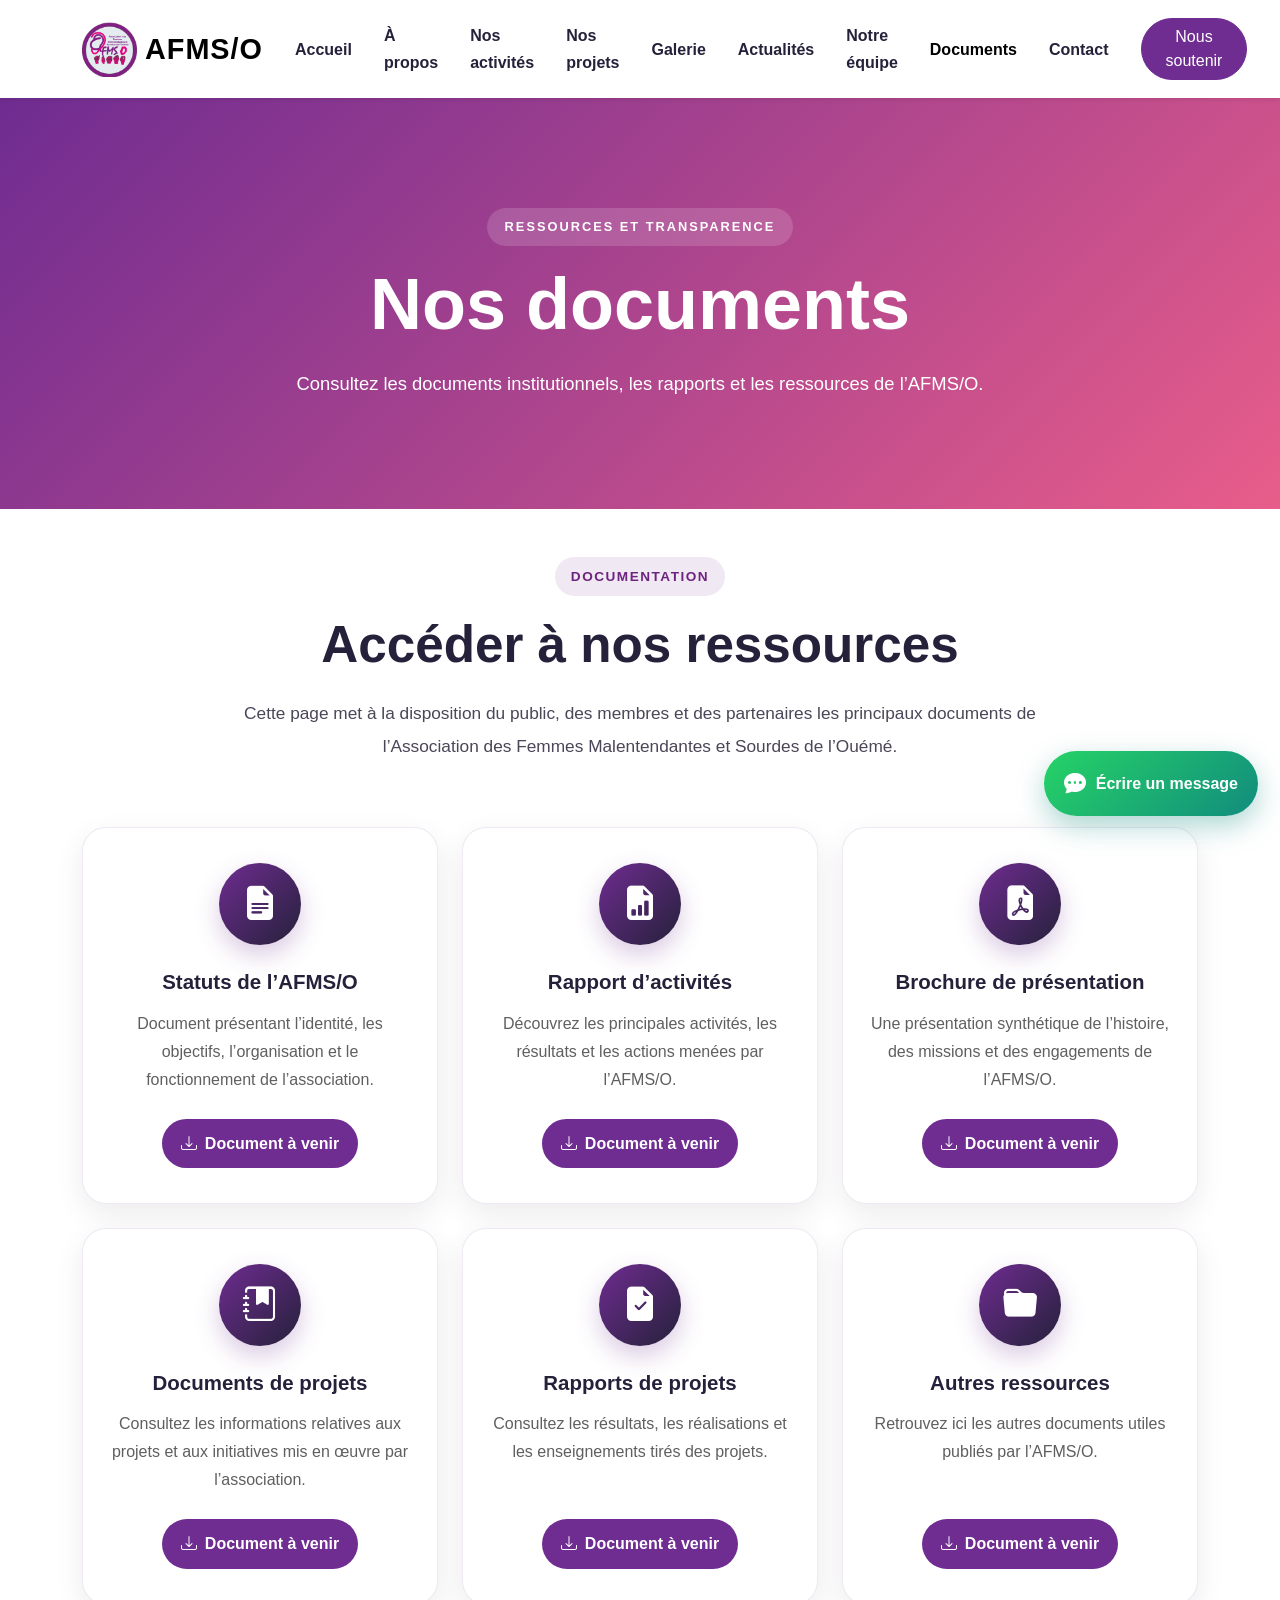
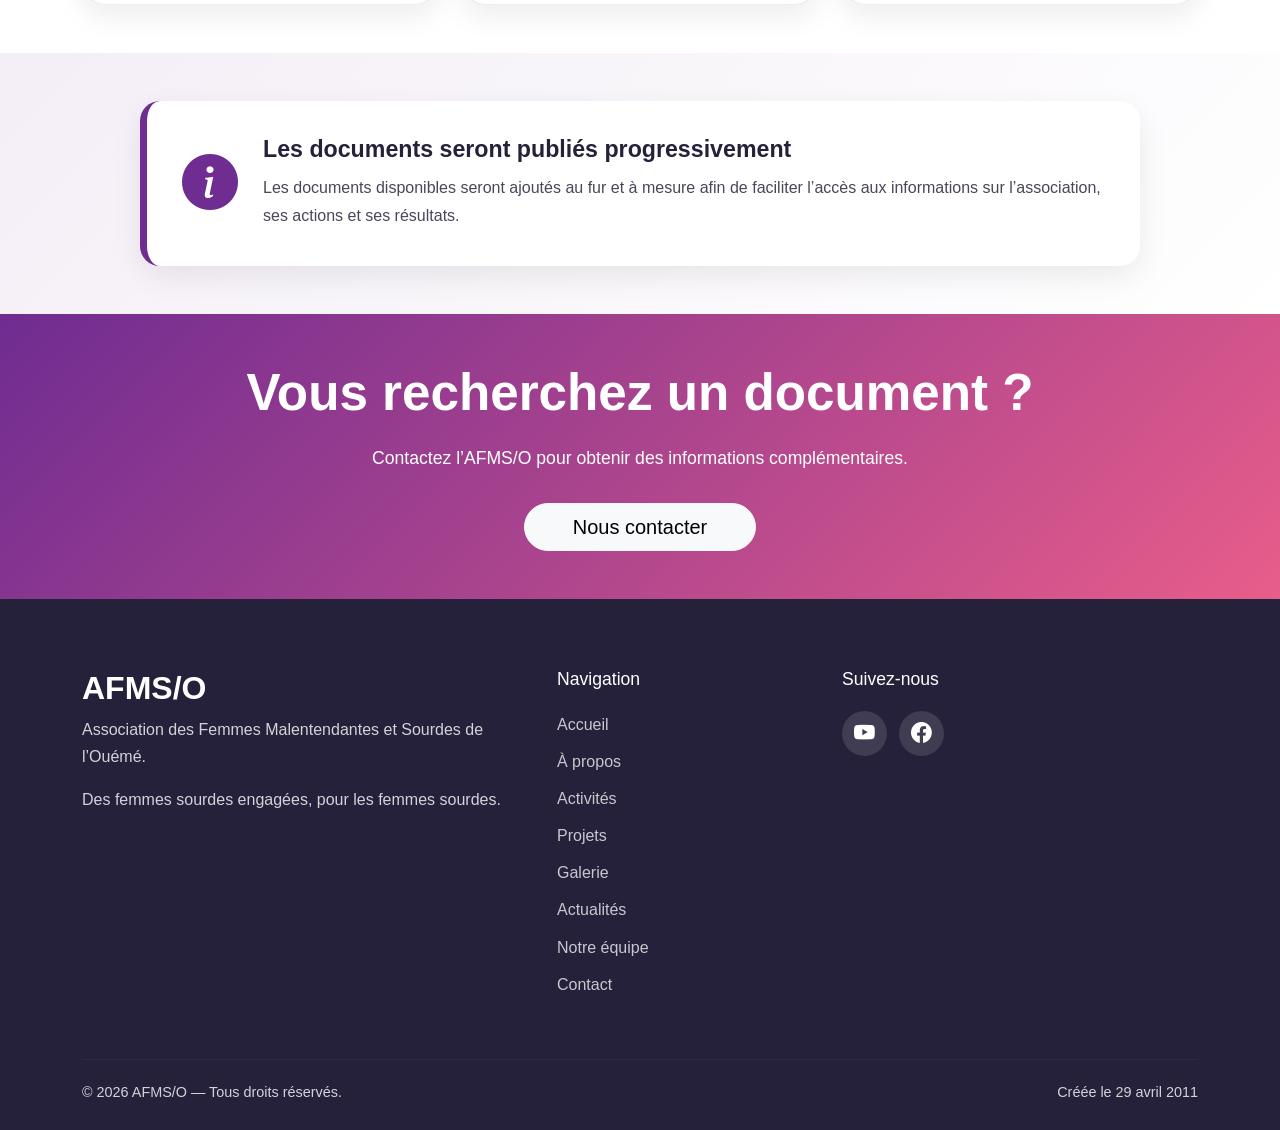
<file: documents.html>
<!DOCTYPE html>

<html lang="fr">

<head>


<meta charset="UTF-8">

<meta
    name="viewport"
    content="width=device-width, initial-scale=1.0">

<meta
    name="description"
    content="Découvrez l’équipe dirigeante de l’Association des Femmes Malentendantes et Sourdes de l’Ouémé, AFMS/O.">

<title>Documents — AFMS/O | Rapports, publications et ressources</title>


<!-- BOOTSTRAP CSS -->

<link
    href="https://cdn.jsdelivr.net/npm/bootstrap@5.3.3/dist/css/bootstrap.min.css"
    rel="stylesheet">


<!-- BOOTSTRAP ICONS -->

<link
    rel="stylesheet"
    href="https://cdn.jsdelivr.net/npm/bootstrap-icons@1.11.3/font/bootstrap-icons.min.css">


<!-- STYLE DU SITE -->

<link
    rel="stylesheet"
    href="style.css">
	<link
    rel="icon"
    type="image/png"
    href="images/LOGOFMS.png">
	
	<!-- =====================================================
     SEO — AFMS/O
===================================================== -->

<meta
 name="description"
 content="Consultez les documents, rapports, publications et ressources de l’Association des Femmes Malentendantes et Sourdes de l’Ouémé (AFMS/O), engagée pour les droits, l’autonomie et l’inclusion des femmes sourdes et malentendantes au Bénin.">


<meta
 name="keywords"
 content="AFMS/O, femmes sourdes, femmes malentendantes, Ouémé, Bénin, inclusion, droits des femmes, autonomie, handicap, association">

<meta
 name="author"
 content="Association des Femmes Malentendantes et Sourdes de l’Ouémé">

<meta
 name="robots"
 content="index, follow">

<meta
 name="theme-color"
 content="#5d1d73">

<!-- PARTAGE FACEBOOK, WHATSAPP ET AUTRES RÉSEAUX -->

<meta
 property="og:type"
 content="website">

<meta
 property="og:locale"
 content="fr_BJ">

<meta
 property="og:title"
 content="AFMS/O — Femmes sourdes et malentendantes de l’Ouémé">

<meta
 property="og:description"
 content="Défendre les droits, renforcer l’autonomie et favoriser l’inclusion des femmes sourdes et malentendantes au Bénin.">

<meta
 property="og:site_name"
 content="AFMS/O">

<meta
 property="og:image"
 content="images/logo.png">

<!-- TWITTER / X -->

<meta
 name="twitter:card"
 content="summary_large_image">

<meta
 name="twitter:title"
 content="AFMS/O — Association des Femmes Malentendantes et Sourdes de l’Ouémé">

<meta
 name="twitter:description"
 content="Pour les droits, l’autonomie et l’inclusion des femmes sourdes et malentendantes.">

<meta
 name="twitter:image"
 content="images/LOGOFMSO.png">



</head>

<body>

<!-- =====================================================
     ACCÈS RAPIDE
===================================================== -->

<a
 href="#contenu-principal"
 class="skip-link">


Aller directement au contenu


</a>

<!-- =====================================================
     MENU PRINCIPAL
===================================================== -->

<header>


<nav
    class="navbar navbar-expand-lg navbar-light bg-white shadow-sm">

    <div class="container">


        <!-- LOGO -->

        <a
            class="navbar-brand d-flex align-items-center"
            href="index.html">

            <img
                src="images/LOGOFMSO.png"
                alt="Logo de l’AFMS/O"
                class="logo-site">

            <span class="ms-2 fw-bold">

                AFMS/O

            </span>

        </a>


        <!-- BOUTON MOBILE -->

        <button
            class="navbar-toggler"
            type="button"
            data-bs-toggle="collapse"
            data-bs-target="#menuPrincipal"
            aria-controls="menuPrincipal"
            aria-expanded="false"
            aria-label="Ouvrir le menu">

            <span class="navbar-toggler-icon"></span>

        </button>


        <!-- LIENS -->

        <div
            class="collapse navbar-collapse"
            id="menuPrincipal">

            <ul
                class="navbar-nav ms-auto align-items-lg-center">


                <li class="nav-item">

                    <a
                        class="nav-link"
                        href="index.html">

                        Accueil

                    </a>

                </li>


                <li class="nav-item">

                    <a
                        class="nav-link"
                        href="apropos.html">

                        À propos

                    </a>

                </li>


                <li class="nav-item">

                    <a
                        class="nav-link"
                        href="activites.html">

                        Nos activités

                    </a>

                </li>


                <li class="nav-item">

                    <a
                        class="nav-link"
                        href="projets.html">

                        Nos projets

                    </a>

                </li>


                <li class="nav-item">

                    <a
                        class="nav-link"
                        href="galerie.html">

                        Galerie

                    </a>

                </li>


                <li class="nav-item">

                    <a
                        class="nav-link"
                        href="actualites.html">

                        Actualités

                    </a>

                </li>


                <li class="nav-item">

                    <a
    class="nav-link"
    href="equipe.html">

    Notre équipe

</a>
					
					<li class="nav-item">

    <a
        class="nav-link active"
        href="documents.html">

        Documents

    </a>

</li>

                </li>


                <li class="nav-item">

                    <a
                        class="nav-link"
                        href="contact.html">

                        Contact

                    </a>

                </li>


                <li class="nav-item ms-lg-3">

                    <a
                        class="btn btn-primary rounded-pill px-4"
                        href="contact.html">

                        Nous soutenir

                    </a>

                </li>


            </ul>

        </div>

    </div>

</nav>


</header>

<!-- =====================================================
     CONTENU PRINCIPAL
===================================================== -->

<main id="contenu-principal">

<!-- =====================================================
     BANNIÈRE
===================================================== -->

<section class="page-banner">


<div class="container text-center">

    <span class="page-banner-label">

        RESSOURCES ET TRANSPARENCE

    </span>

    <h1>

        Nos documents

    </h1>

    <p>

        Consultez les documents
        institutionnels, les rapports
        et les ressources de l’AFMS/O.

    </p>

</div>


</section>

<!-- =====================================================
     INTRODUCTION
===================================================== -->

<section class="py-5">


<div class="container">

    <div class="documents-introduction reveal">

        <span class="section-label">

            DOCUMENTATION

        </span>

        <h2 class="section-title">

            Accéder à nos ressources

        </h2>

        <p>

            Cette page met à la disposition
            du public, des membres et des partenaires
            les principaux documents de l’Association
            des Femmes Malentendantes et Sourdes
            de l’Ouémé.

        </p>

    </div>

</div>


</section>

<!-- =====================================================
     LISTE DES DOCUMENTS
===================================================== -->

<section class="pb-5">


<div class="container">

    <div class="row g-4">


        <!-- DOCUMENT 1 -->

        <div class="col-md-6 col-lg-4">

            <article
                class="document-card reveal reveal-delay-1">

                <div class="document-icon">

                    <i class="bi bi-file-earmark-text-fill"></i>

                </div>

                <h3>

                    Statuts de l’AFMS/O

                </h3>

                <p>

                    Document présentant
                    l’identité, les objectifs,
                    l’organisation et le fonctionnement
                    de l’association.

                </p>

                <a
                    href="#"
                    class="document-button">

                    <i class="bi bi-download"></i>

                    Document à venir

                </a>

            </article>

        </div>


        <!-- DOCUMENT 2 -->

        <div class="col-md-6 col-lg-4">

            <article
                class="document-card reveal reveal-delay-2">

                <div class="document-icon">

                    <i class="bi bi-file-earmark-bar-graph-fill"></i>

                </div>

                <h3>

                    Rapport d’activités

                </h3>

                <p>

                    Découvrez les principales
                    activités, les résultats
                    et les actions menées
                    par l’AFMS/O.

                </p>

                <a
                    href="#"
                    class="document-button">

                    <i class="bi bi-download"></i>

                    Document à venir

                </a>

            </article>

        </div>


        <!-- DOCUMENT 3 -->

        <div class="col-md-6 col-lg-4">

            <article
                class="document-card reveal reveal-delay-3">

                <div class="document-icon">

                    <i class="bi bi-file-earmark-pdf-fill"></i>

                </div>

                <h3>

                    Brochure de présentation

                </h3>

                <p>

                    Une présentation synthétique
                    de l’histoire, des missions
                    et des engagements
                    de l’AFMS/O.

                </p>

                <a
                    href="#"
                    class="document-button">

                    <i class="bi bi-download"></i>

                    Document à venir

                </a>

            </article>

        </div>


        <!-- DOCUMENT 4 -->

        <div class="col-md-6 col-lg-4">

            <article
                class="document-card reveal reveal-delay-1">

                <div class="document-icon">

                    <i class="bi bi-journal-bookmark-fill"></i>

                </div>

                <h3>

                    Documents de projets

                </h3>

                <p>

                    Consultez les informations
                    relatives aux projets
                    et aux initiatives
                    mis en œuvre par l’association.

                </p>

                <a
                    href="#"
                    class="document-button">

                    <i class="bi bi-download"></i>

                    Document à venir

                </a>

            </article>

        </div>


        <!-- DOCUMENT 5 -->

        <div class="col-md-6 col-lg-4">

            <article
                class="document-card reveal reveal-delay-2">

                <div class="document-icon">

                    <i class="bi bi-file-earmark-check-fill"></i>

                </div>

                <h3>

                    Rapports de projets

                </h3>

                <p>

                    Consultez les résultats,
                    les réalisations
                    et les enseignements
                    tirés des projets.

                </p>

                <a
                    href="#"
                    class="document-button">

                    <i class="bi bi-download"></i>

                    Document à venir

                </a>

            </article>

        </div>


        <!-- DOCUMENT 6 -->

        <div class="col-md-6 col-lg-4">

            <article
                class="document-card reveal reveal-delay-3">

                <div class="document-icon">

                    <i class="bi bi-folder-fill"></i>

                </div>

                <h3>

                    Autres ressources

                </h3>

                <p>

                    Retrouvez ici les autres
                    documents utiles publiés
                    par l’AFMS/O.

                </p>

                <a
                    href="#"
                    class="document-button">

                    <i class="bi bi-download"></i>

                    Document à venir

                </a>

            </article>

        </div>


    </div>

</div>


</section>

<!-- =====================================================
     INFORMATION
===================================================== -->

<section class="documents-information py-5">


<div class="container">

    <div class="documents-information-box reveal">

        <i class="bi bi-info-circle-fill"></i>

        <div>

            <h2>

                Les documents seront publiés progressivement

            </h2>

            <p>

                Les documents disponibles seront ajoutés
                au fur et à mesure afin de faciliter
                l’accès aux informations sur l’association,
                ses actions et ses résultats.

            </p>

        </div>

    </div>

</div>


</section>

<!-- =====================================================
     CONTACT
===================================================== -->

<section class="support-section py-5">


<div class="container text-center">

    <h2>

        Vous recherchez un document ?

    </h2>

    <p>

        Contactez l’AFMS/O pour obtenir
        des informations complémentaires.

    </p>

    <a
        href="contact.html"
        class="btn btn-light btn-lg rounded-pill px-5">

        Nous contacter

    </a>

</div>


</section>

</main>


<!-- =====================================================
     BOUTONS FLOTTANTS
===================================================== -->

<div class="floating-buttons">


<a
    href="https://wa.me/22997673572"
    class="floating-message"
    target="_blank"
    rel="noopener"
    aria-label="Envoyer un message à l’AFMS/O">

    <i class="bi bi-chat-dots-fill"></i>

    <span>

        Écrire un message

    </span>

</a>


<button
    type="button"
    class="back-to-top"
    id="backToTop"
    aria-label="Retourner en haut de la page">

    <i class="bi bi-arrow-up"></i>

</button>


</div>

<!-- =====================================================
     PIED DE PAGE
===================================================== -->

<footer class="footer">


<div class="container">

    <div class="row g-4">


        <div class="col-lg-5">

            <h3>

                AFMS/O

            </h3>

            <p>

                Association des Femmes
                Malentendantes et Sourdes
                de l’Ouémé.

            </p>

            <p>

                Des femmes sourdes engagées,
                pour les femmes sourdes.

            </p>

        </div>


        <div class="col-md-3">

            <h4>

                Navigation

            </h4>

            <ul>

                <li>

                    <a href="index.html">

                        Accueil

                    </a>

                </li>


                <li>

                    <a href="apropos.html">

                        À propos

                    </a>

                </li>


                <li>

                    <a href="activites.html">

                        Activités

                    </a>

                </li>


                <li>

                    <a href="projets.html">

                        Projets

                    </a>

                </li>


                <li>

                    <a href="galerie.html">

                        Galerie

                    </a>

                </li>


                <li>

                    <a href="actualites.html">

                        Actualités

                    </a>

                </li>


                <li>

                    <a href="equipe.html">

                        Notre équipe

                    </a>

                </li>


                <li>

                    <a href="contact.html">

                        Contact

                    </a>

                </li>

            </ul>

        </div>


        <div class="col-md-4">

            <h4>

                Suivez-nous

            </h4>


            <div class="social-links">


                <a
                    href="https://www.youtube.com/@AFMSOUEME"
                    target="_blank"
                    rel="noopener"
                    aria-label="YouTube AFMS/O">

                    <i class="bi bi-youtube"></i>

                </a>


                <a
                    href="https://www.facebook.com/share/1FcLRiBK88/"
                    target="_blank"
                    rel="noopener"
                    aria-label="Facebook AFMS/O">

                    <i class="bi bi-facebook"></i>

                </a>


            </div>

        </div>


    </div>


    <hr>


    <div class="footer-bottom">

        <p>

            ©
            <span id="annee-actuelle"></span>
            AFMS/O — Tous droits réservés.

        </p>


        <p>

            Créée le 29 avril 2011

        </p>

    </div>

</div>


</footer>

<!-- BOOTSTRAP JAVASCRIPT -->

<script
    src="https://cdn.jsdelivr.net/npm/bootstrap@5.3.3/dist/js/bootstrap.bundle.min.js">
</script>

<!-- JAVASCRIPT DU SITE -->

<script src="js/script.js"></script>

</body>

</html>
</file>
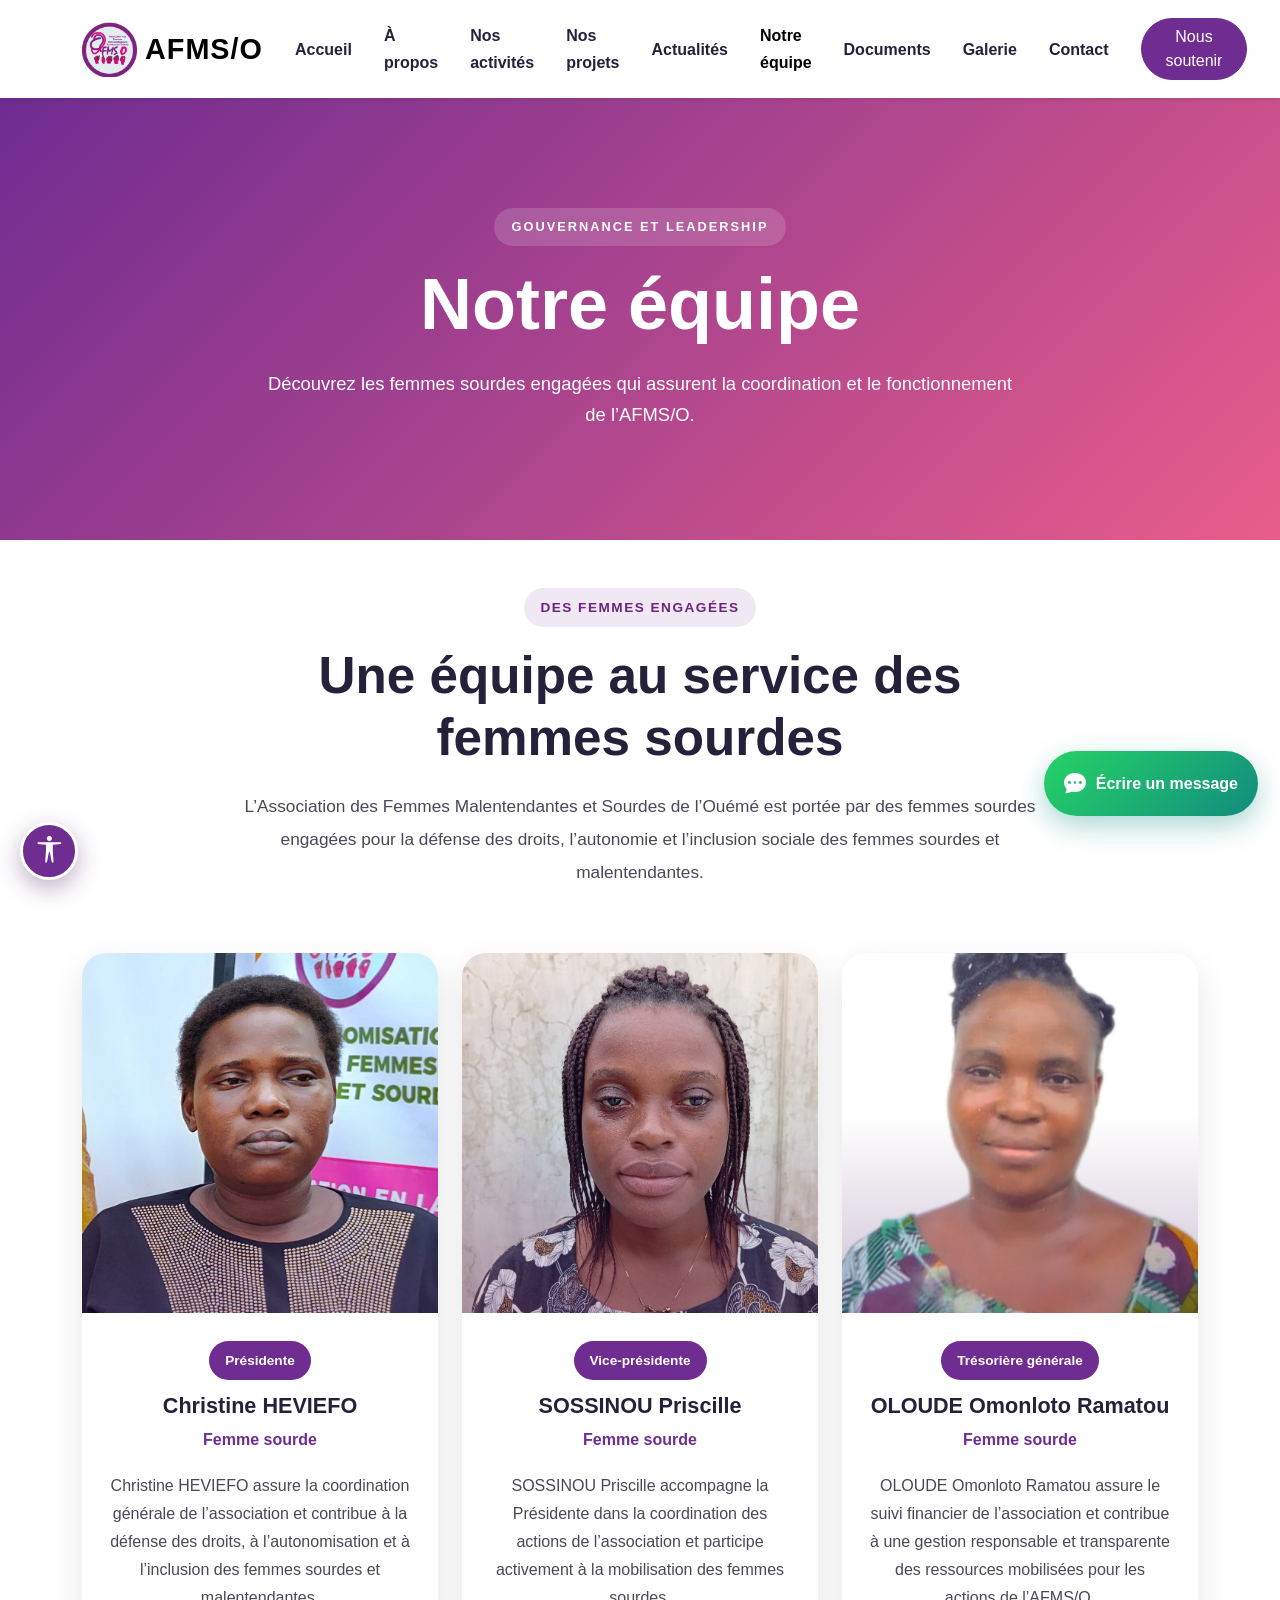
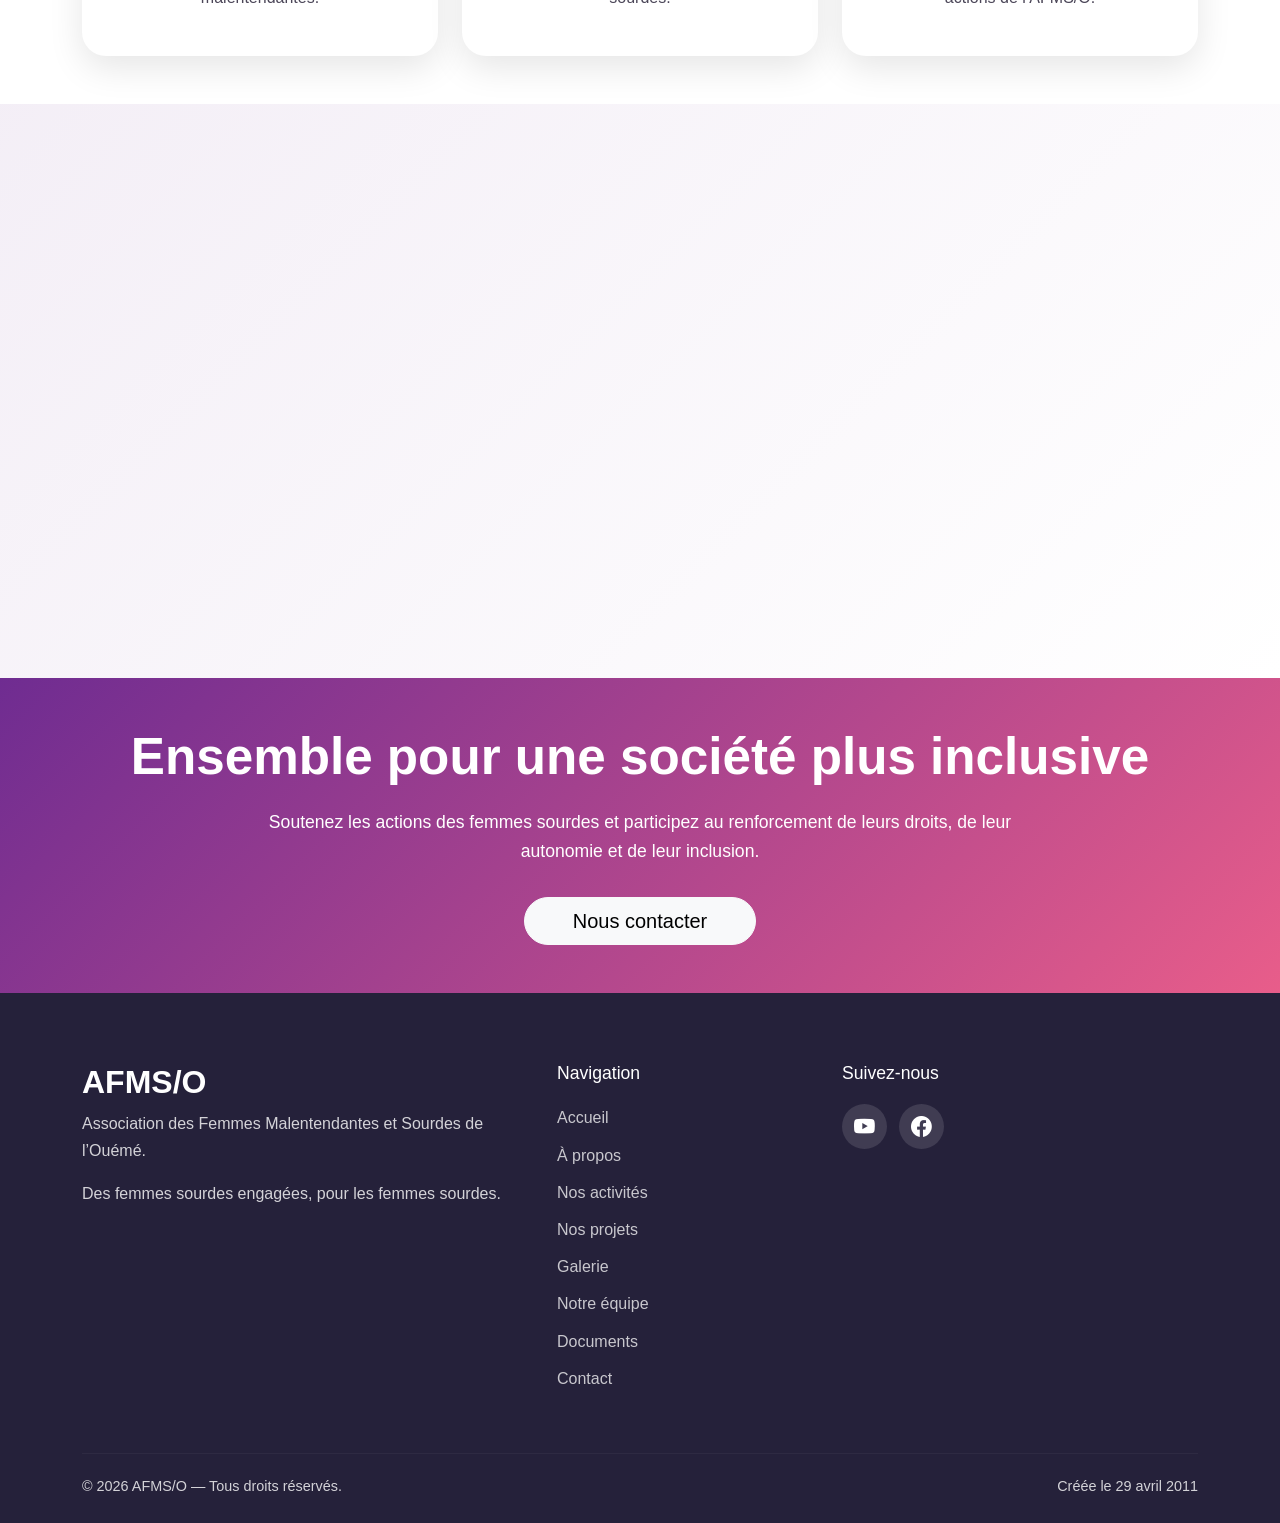
<file: equipe.html>
<!DOCTYPE html>

<html lang="fr">

<head>


<meta charset="UTF-8">

<meta
    name="viewport"
    content="width=device-width, initial-scale=1.0">

<meta
    name="description"
    content="Découvrez l’équipe dirigeante de l’Association des Femmes Malentendantes et Sourdes de l’Ouémé, AFMS/O.">

<title>Équipe — AFMS/O | Responsables de l’association</title>



<!-- BOOTSTRAP CSS -->

<link
    href="https://cdn.jsdelivr.net/npm/bootstrap@5.3.3/dist/css/bootstrap.min.css"
    rel="stylesheet">


<!-- BOOTSTRAP ICONS -->

<link
    rel="stylesheet"
    href="https://cdn.jsdelivr.net/npm/bootstrap-icons@1.11.3/font/bootstrap-icons.min.css">


<!-- STYLE DU SITE -->

<link
    rel="stylesheet"
    href="style.css">
	<link
    rel="icon"
    type="image/png"
    href="images/LOGOFMS.png">


	<!-- =====================================================
     SEO — AFMS/O
===================================================== -->

<meta
 name="description"
 content="Découvrez l’équipe dirigeante de l’Association des Femmes Malentendantes et Sourdes de l’Ouémé (AFMS/O), composée de femmes sourdes engagées pour les droits, l’autonomie et l’inclusion.">

<meta
 name="keywords"
 content="AFMS/O, femmes sourdes, femmes malentendantes, Ouémé, Bénin, inclusion, droits des femmes, autonomie, handicap, association">

<meta
 name="author"
 content="Association des Femmes Malentendantes et Sourdes de l’Ouémé">

<meta
 name="robots"
 content="index, follow">

<meta
 name="theme-color"
 content="#5d1d73">

<!-- PARTAGE FACEBOOK, WHATSAPP ET AUTRES RÉSEAUX -->

<meta
 property="og:type"
 content="website">

<meta
 property="og:locale"
 content="fr_BJ">

<meta
 property="og:title"
 content="AFMS/O — Femmes sourdes et malentendantes de l’Ouémé">

<meta
 property="og:description"
 content="Défendre les droits, renforcer l’autonomie et favoriser l’inclusion des femmes sourdes et malentendantes au Bénin.">

<meta
 property="og:site_name"
 content="AFMS/O">

<meta
 property="og:image"
 content="images/logo.png">

<!-- TWITTER / X -->

<meta
 name="twitter:card"
 content="summary_large_image">

<meta
 name="twitter:title"
 content="AFMS/O — Association des Femmes Malentendantes et Sourdes de l’Ouémé">

<meta
 name="twitter:description"
 content="Pour les droits, l’autonomie et l’inclusion des femmes sourdes et malentendantes.">

<meta
 name="twitter:image"
 content="images/LOGOFMSO.png">
	<link
    rel="icon"
    type="image/png"
    href="images/LOGOFMSO.png">

</head>

<body>

<!-- =====================================================
     ACCÈS RAPIDE
===================================================== -->

<a
 href="#contenu-principal"
 class="skip-link">


Aller directement au contenu


</a>

<!-- =====================================================
     MENU PRINCIPAL
===================================================== -->

<header>


<nav
    class="navbar navbar-expand-lg navbar-light bg-white shadow-sm">

    <div class="container">


        <!-- LOGO -->

        <a
            class="navbar-brand d-flex align-items-center"
            href="index.html">

            <img
                src="images/LOGOFMSO.png"
                alt="Logo de l’AFMS/O"
                class="logo-site">

            <span class="ms-2 fw-bold">

                AFMS/O

            </span>

        </a>


        <!-- BOUTON MOBILE -->

        <button
            class="navbar-toggler"
            type="button"
            data-bs-toggle="collapse"
            data-bs-target="#menuPrincipal"
            aria-controls="menuPrincipal"
            aria-expanded="false"
            aria-label="Ouvrir le menu">

            <span class="navbar-toggler-icon"></span>

        </button>


        <!-- LIENS -->

        <div class="collapse navbar-collapse" id="menuPrincipal">

                    <ul class="navbar-nav ms-auto align-items-lg-center">

                        <li class="nav-item">
                            <a class="nav-link active" href="index.html">
                                Accueil
                            </a>
                        </li>

                        <li class="nav-item">
                            <a class="nav-link" href="apropos.html">
                                À propos
                            </a>
                        </li>

                        <li class="nav-item">
                            <a class="nav-link" href="activites.html">
                                Nos activités
                            </a>
                        </li>

                        <li class="nav-item">
                            <a class="nav-link" href="projets.html">
                                Nos projets
                            </a>
                        </li>
						
						
						<li class="nav-item">


<a
    class="nav-link"
    href="actualites.html">

    Actualités

</a>


</li>
						<li class="nav-item">

                    <a
                        class="nav-link active"
                        href="equipe.html">

                        Notre équipe

                    </a>

                </li>
<li class="nav-item">

    <a
        class="nav-link"
        href="documents.html">

        Documents

    </a>

</li>

                        <li class="nav-item">
                            <a class="nav-link" href="galerie.html">
                                Galerie
                            </a>
                        </li>

                        <li class="nav-item">
                            <a class="nav-link" href="contact.html">
                                Contact
                            </a>
                        </li>

                        <li class="nav-item ms-lg-3">

                            <a
                                class="btn btn-primary rounded-pill px-4"
                                href="#nous-soutenir">

                                Nous soutenir

                            </a>

                        </li>

                    </ul>

                </div>

            </div>

        </nav>


</header>

<!-- =====================================================
     CONTENU PRINCIPAL
===================================================== -->

<main id="contenu-principal">

<!-- =====================================================
     BANNIÈRE
===================================================== -->

<section class="page-banner">


<div class="container text-center">

    <span class="page-banner-label">

        GOUVERNANCE ET LEADERSHIP

    </span>

    <h1>

        Notre équipe

    </h1>

    <p>

        Découvrez les femmes sourdes engagées
        qui assurent la coordination
        et le fonctionnement de l’AFMS/O.

    </p>

</div>


</section>

<!-- =====================================================
     INTRODUCTION
===================================================== -->

<section class="py-5">


<div class="container">

    <div class="equipe-introduction reveal">

        <span class="section-label">

            DES FEMMES ENGAGÉES

        </span>

        <h2 class="section-title">

            Une équipe au service
            des femmes sourdes

        </h2>

        <p>

            L’Association des Femmes
            Malentendantes et Sourdes
            de l’Ouémé est portée
            par des femmes sourdes
            engagées pour la défense
            des droits, l’autonomie
            et l’inclusion sociale
            des femmes sourdes
            et malentendantes.

        </p>

    </div>

</div>


</section>

<!-- =====================================================
     MEMBRES DE L’ÉQUIPE
===================================================== -->

<section class="pb-5">


<div class="container">

    <div class="row g-4 justify-content-center">


        <!-- PRÉSIDENTE -->

        <div class="col-md-6 col-lg-4">

            <article
                class="membre-equipe reveal reveal-delay-1">

                <div class="membre-photo">

                    <img
                        src="images/equipe/christine-heviefo.jpg"
                        alt="Christine HEVIEFO, Présidente de l’AFMS/O">

                </div>


                <div class="membre-contenu">

                    <span class="membre-fonction">

                        Présidente

                    </span>


                    <h3>

                        Christine HEVIEFO

                    </h3>


                    <p class="membre-identite">

                        Femme sourde

                    </p>


                    <p>

                        Christine HEVIEFO assure
                        la coordination générale
                        de l’association et contribue
                        à la défense des droits,
                        à l’autonomisation
                        et à l’inclusion des femmes
                        sourdes et malentendantes.

                    </p>

                </div>

            </article>

        </div>


        <!-- VICE-PRÉSIDENTE -->

        <div class="col-md-6 col-lg-4">

            <article
                class="membre-equipe reveal reveal-delay-2">

                <div class="membre-photo">

                    <img
                        src="images/equipe/sossinou-priscille.jpg"
                        alt="SOSSINOU Priscille, Vice-présidente de l’AFMS/O">

                </div>


                <div class="membre-contenu">

                    <span class="membre-fonction">

                        Vice-présidente

                    </span>


                    <h3>

                        SOSSINOU Priscille

                    </h3>


                    <p class="membre-identite">

                        Femme sourde

                    </p>


                    <p>

                        SOSSINOU Priscille
                        accompagne la Présidente
                        dans la coordination
                        des actions de l’association
                        et participe activement
                        à la mobilisation
                        des femmes sourdes.

                    </p>

                </div>

            </article>

        </div>


        <!-- TRÉSORIÈRE GÉNÉRALE -->

        <div class="col-md-6 col-lg-4">

            <article
                class="membre-equipe reveal reveal-delay-3">

                <div class="membre-photo">

                    <img
                        src="images/equipe/oloude-ramatou.jpg"
                        alt="OLOUDE Omonloto Ramatou, Trésorière générale de l’AFMS/O">

                </div>


                <div class="membre-contenu">

                    <span class="membre-fonction">

                        Trésorière générale

                    </span>


                    <h3>

                        OLOUDE Omonloto Ramatou

                    </h3>


                    <p class="membre-identite">

                        Femme sourde

                    </p>


                    <p>

                        OLOUDE Omonloto Ramatou
                        assure le suivi financier
                        de l’association et contribue
                        à une gestion responsable
                        et transparente des ressources
                        mobilisées pour les actions
                        de l’AFMS/O.

                    </p>

                </div>

            </article>

        </div>


    </div>

</div>


</section>

<!-- =====================================================
     VALEURS DE L’ÉQUIPE
===================================================== -->

<section class="equipe-valeurs py-5">


<div class="container">

    <div class="text-center mb-5 reveal">

        <span class="section-label">

            NOS ENGAGEMENTS

        </span>

        <h2 class="section-title">

            Les valeurs qui nous guident

        </h2>

    </div>


    <div class="row g-4">


        <div class="col-md-4">

            <div
                class="valeur-equipe reveal reveal-delay-1">

                <i class="bi bi-people-fill"></i>

                <h3>

                    Solidarité

                </h3>

                <p>

                    Nous avançons ensemble
                    et nous nous soutenons
                    pour renforcer la place
                    des femmes sourdes
                    dans la société.

                </p>

            </div>

        </div>


        <div class="col-md-4">

            <div
                class="valeur-equipe reveal reveal-delay-2">

                <i class="bi bi-megaphone-fill"></i>

                <h3>

                    Plaidoyer

                </h3>

                <p>

                    Nous faisons entendre
                    les voix des femmes sourdes
                    et défendons leurs droits
                    ainsi que leur participation
                    à la vie citoyenne.

                </p>

            </div>

        </div>


        <div class="col-md-4">

            <div
                class="valeur-equipe reveal reveal-delay-3">

                <i class="bi bi-stars"></i>

                <h3>

                    Autonomisation

                </h3>

                <p>

                    Nous encourageons
                    le développement des compétences,
                    l’indépendance économique
                    et la confiance en soi.

                </p>

            </div>

        </div>


    </div>

</div>


</section>

<!-- =====================================================
     APPEL À L’ACTION
===================================================== -->

<section class="support-section py-5">


<div class="container text-center">

    <h2>

        Ensemble pour une société
        plus inclusive

    </h2>

    <p>

        Soutenez les actions
        des femmes sourdes
        et participez au renforcement
        de leurs droits,
        de leur autonomie
        et de leur inclusion.

    </p>

    <a
        href="contact.html"
        class="btn btn-light btn-lg rounded-pill px-5">

        Nous contacter

    </a>

</div>


</section>

<!-- =====================================================
     OUTILS D’ACCESSIBILITÉ
===================================================== -->

<div
    class="accessibility-tools"
    aria-label="Outils d’accessibilité">


<button
    type="button"
    class="accessibility-toggle"
    id="accessibilityToggle"
    aria-label="Ouvrir les outils d’accessibilité"
    aria-expanded="false">

    <i class="bi bi-universal-access"></i>

</button>


<div
    class="accessibility-panel"
    id="accessibilityPanel">

    <p>

        Accessibilité

    </p>


    <button
        type="button"
        id="increaseText">

        A+

    </button>


    <button
        type="button"
        id="decreaseText">

        A−

    </button>


    <button
        type="button"
        id="resetText">

        A

    </button>


    <button
        type="button"
        id="contrastToggle">

        Contraste

    </button>

</div>


</div>

</main>

<!-- =====================================================
     BOUTONS FLOTTANTS
===================================================== -->

<div class="floating-buttons">


<a
    href="https://wa.me/22997673572"
    class="floating-message"
    target="_blank"
    rel="noopener"
    aria-label="Envoyer un message à l’AFMS/O">

    <i class="bi bi-chat-dots-fill"></i>

    <span>

        Écrire un message

    </span>

</a>


<button
    type="button"
    class="back-to-top"
    id="backToTop"
    aria-label="Retourner en haut de la page">

    <i class="bi bi-arrow-up"></i>

</button>


</div>

<!-- =====================================================
     PIED DE PAGE
===================================================== -->

<footer class="footer">


<div class="container">

    <div class="row g-4">


        <div class="col-lg-5">

            <h3>

                AFMS/O

            </h3>

            <p>

                Association des Femmes
                Malentendantes et Sourdes
                de l’Ouémé.

            </p>

            <p>

                Des femmes sourdes engagées,
                pour les femmes sourdes.

            </p>

        </div>


        <div class="col-md-3">

            <h4>

                Navigation

            </h4>

            <ul>

                <li>

                    <a href="index.html">

                        Accueil

                    </a>

                </li>

                <li>

                    <a href="apropos.html">

                        À propos

                    </a>

                </li>

                <li>

                    <a href="activites.html">

                        Nos activités

                    </a>

                </li>

                <li>

                    <a href="projets.html">

                        Nos projets

                    </a>

                </li>

                <li>

                    <a href="galerie.html">

                        Galerie

                    </a>

                </li>
				
				<li>

    <a href="equipe.html">

        Notre équipe

    </a>

</li>
				
				<li>

    <a href="documents.html">

        Documents

    </a>

</li>



                <li>

                    <a href="contact.html">

                        Contact

                    </a>

                </li>

            </ul>

        </div>



        <div class="col-md-4">

            <h4>

                Suivez-nous

            </h4>


            <div class="social-links">


                <a
                    href="https://www.youtube.com/@AFMSOUEME"
                    target="_blank"
                    rel="noopener"
                    aria-label="YouTube AFMS/O">

                    <i class="bi bi-youtube"></i>

                </a>


                <a
                    href="https://www.facebook.com/share/1FcLRiBK88/"
                    target="_blank"
                    rel="noopener"
                    aria-label="Facebook AFMS/O">

                    <i class="bi bi-facebook"></i>

                </a>


            </div>

        </div>


    </div>


    <hr>


    <div class="footer-bottom">

        <p>

            ©
            <span id="annee-actuelle"></span>
            AFMS/O — Tous droits réservés.

        </p>


        <p>

            Créée le 29 avril 2011

        </p>

    </div>

</div>


</footer>

<!-- BOOTSTRAP JAVASCRIPT -->

<script
    src="https://cdn.jsdelivr.net/npm/bootstrap@5.3.3/dist/js/bootstrap.bundle.min.js">
</script>

<!-- JAVASCRIPT DU SITE -->

<script src="js/script.js"></script>

</body>

</html>
</file>
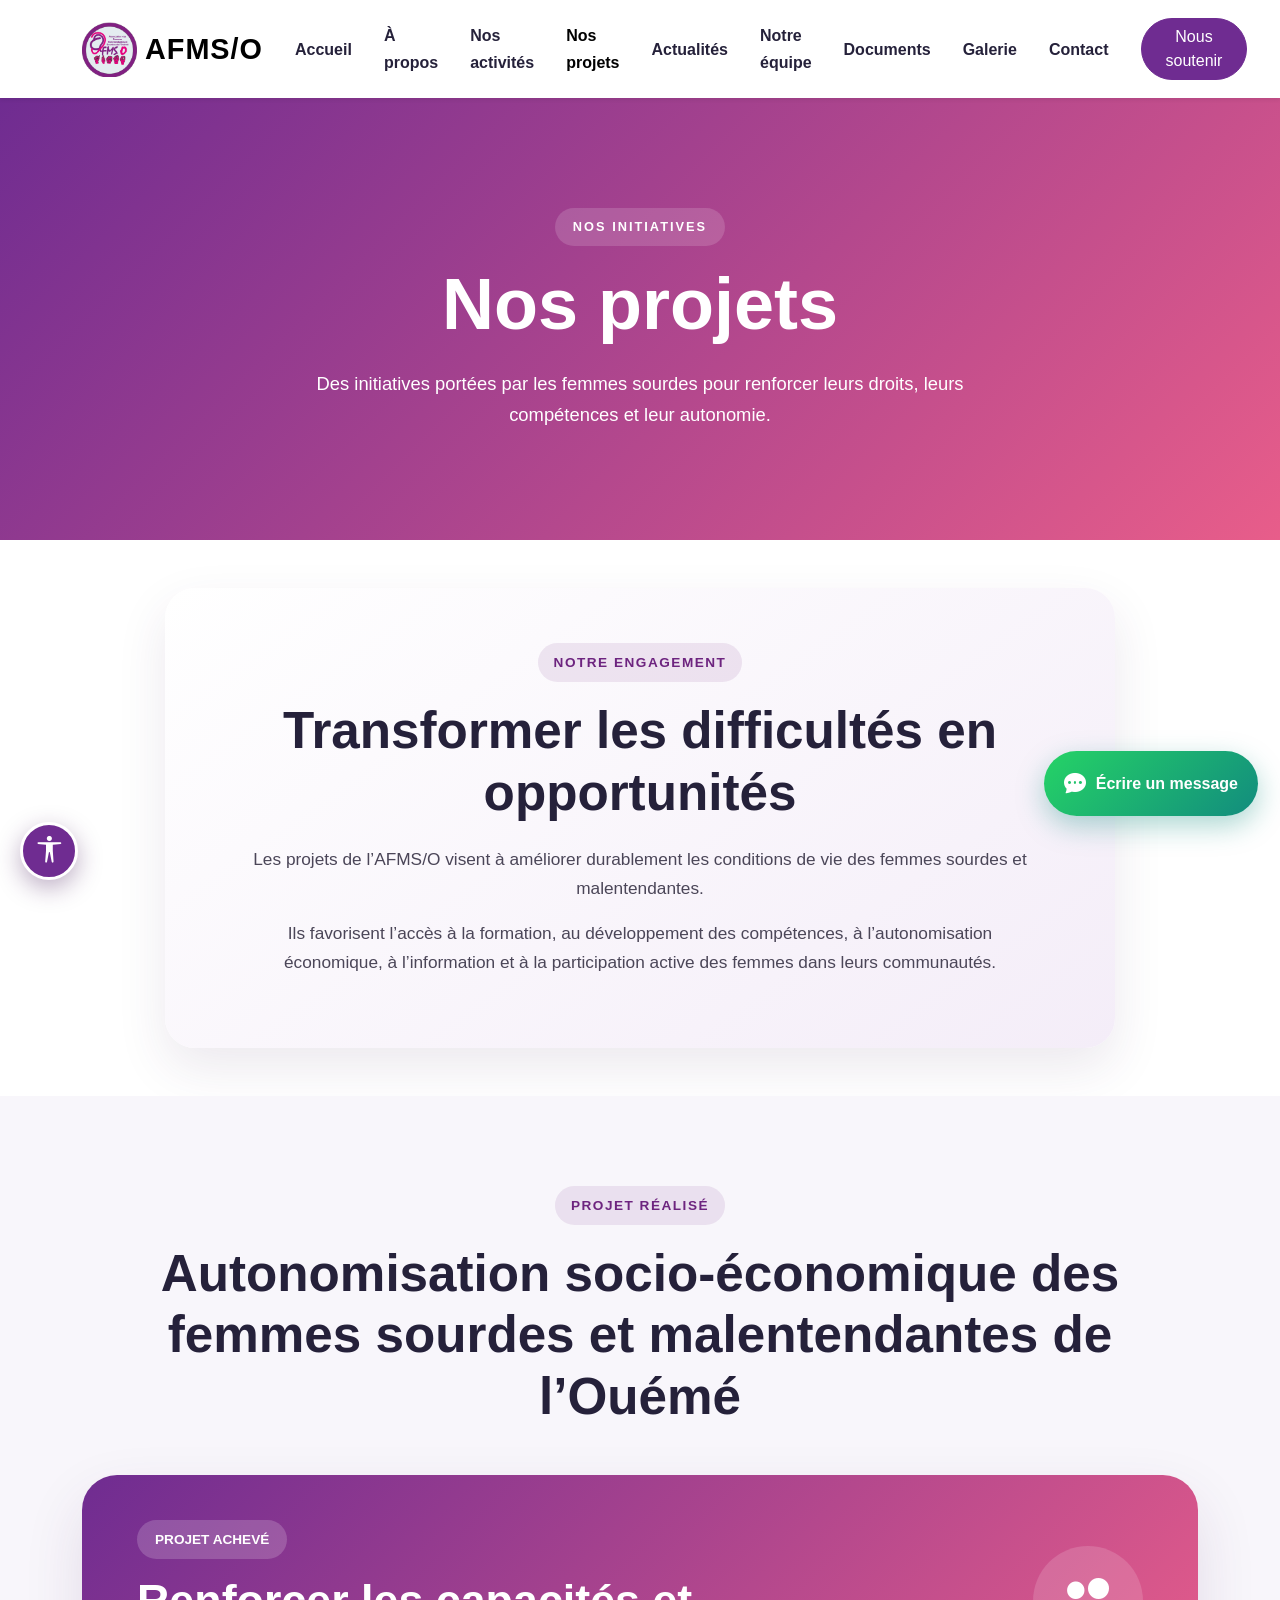
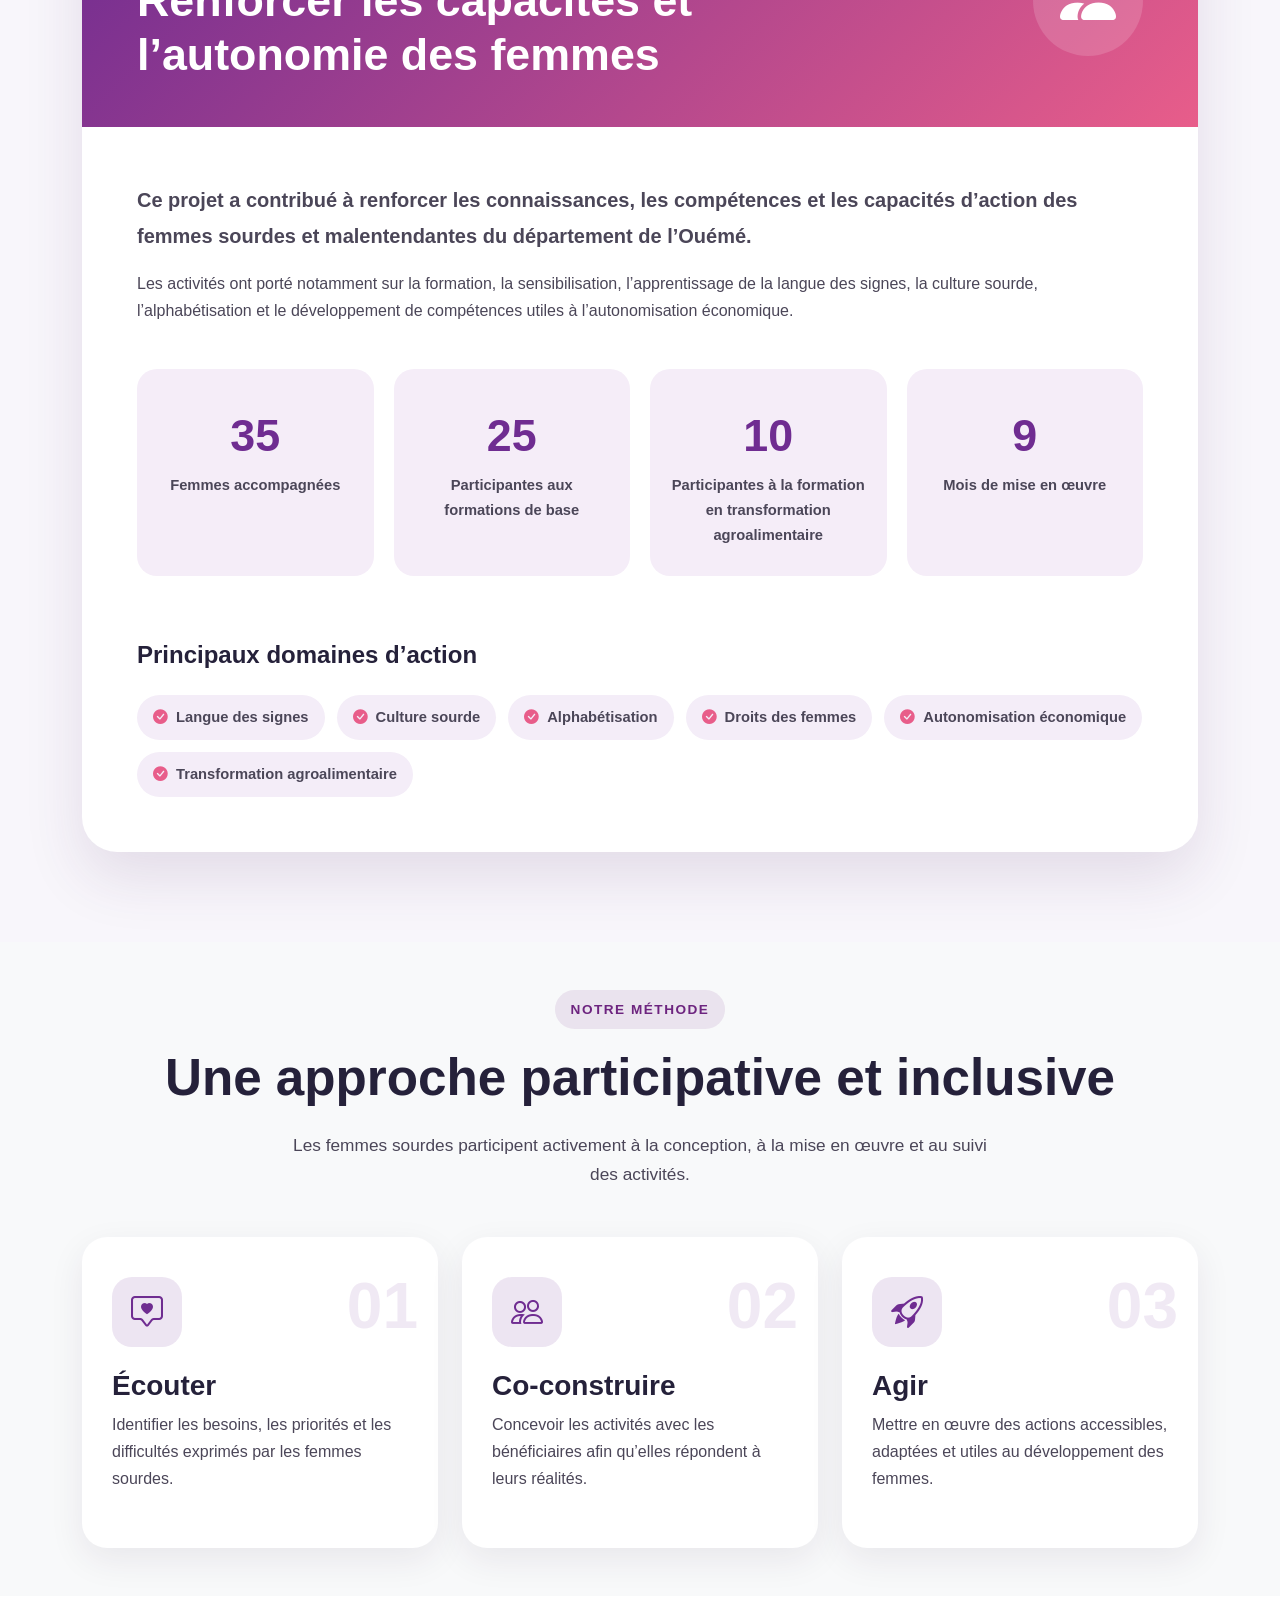
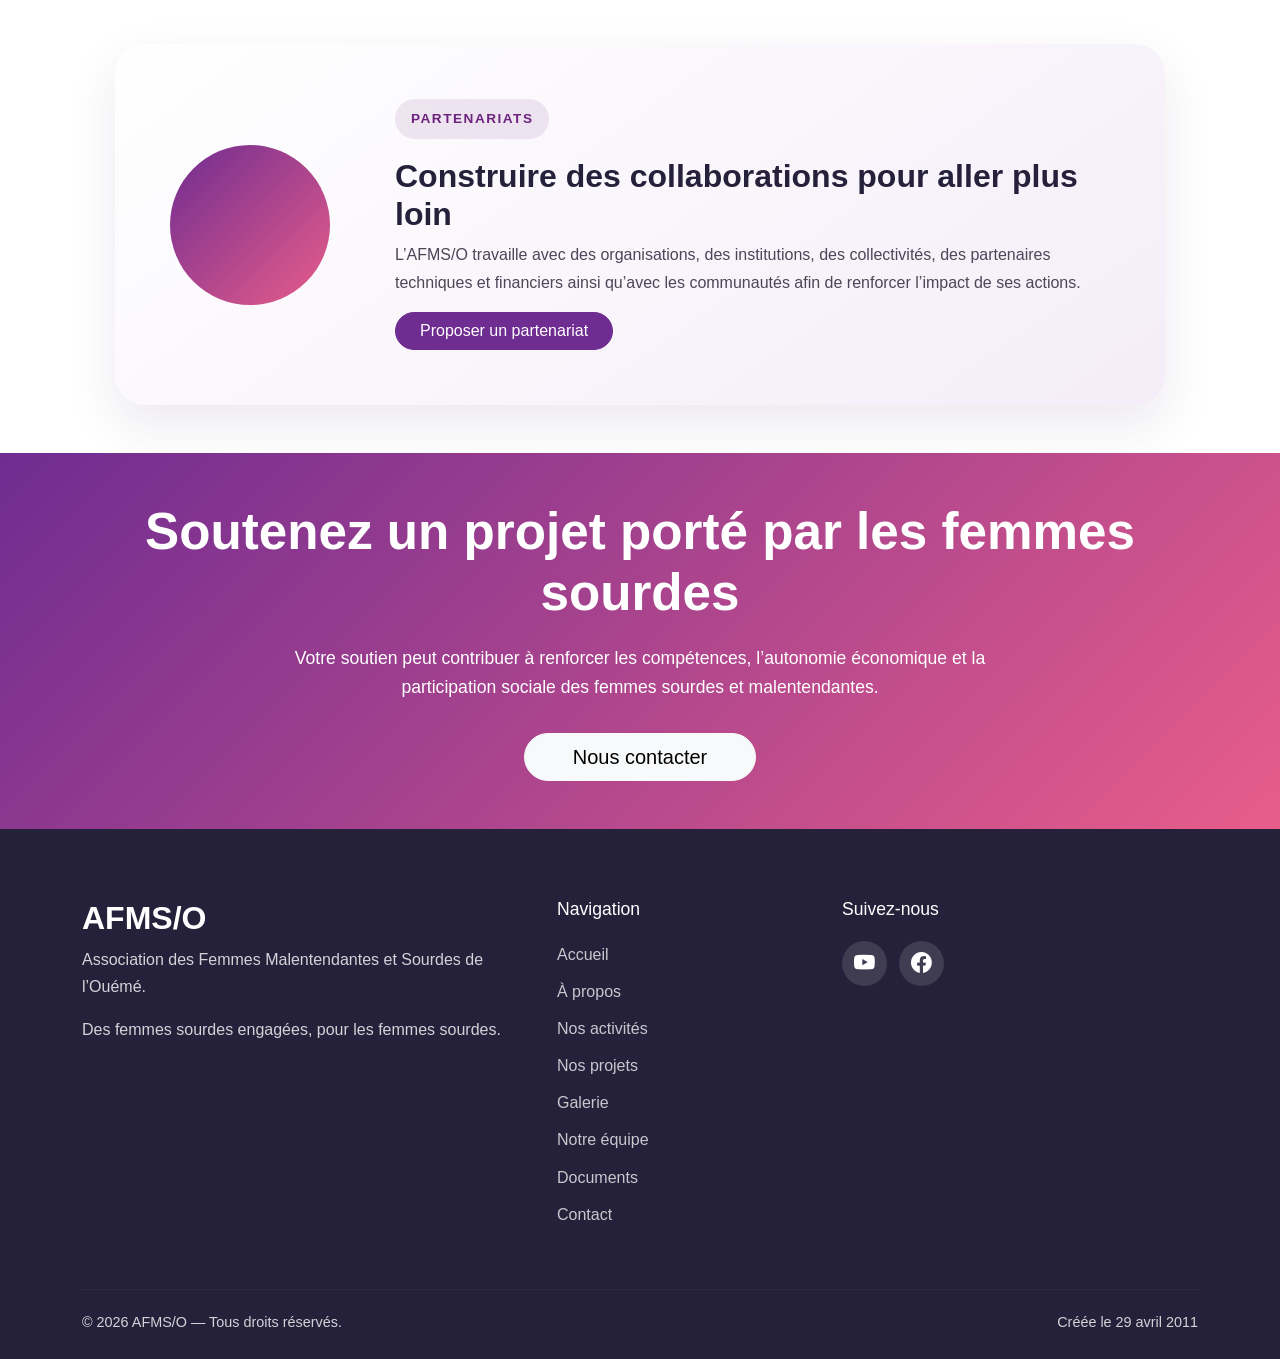
<file: projets.html>
<!DOCTYPE html>

<html lang="fr">

<head>

<meta charset="UTF-8">

<meta
    name="viewport"
    content="width=device-width, initial-scale=1.0">

<meta
    name="description"
    content="Découvrez les projets et les initiatives de l’Association des Femmes Malentendantes et Sourdes de l’Ouémé.">

<title>Projets — AFMS/O | Autonomisation des femmes sourdes</title>
<meta
 name="description"
 content="Découvrez les projets de l’Association des Femmes Malentendantes et Sourdes de l’Ouémé (AFMS/O) en faveur de l’autonomisation économique, de l’éducation, de la formation et de l’inclusion sociale des femmes sourdes et malentendantes au Bénin.">



<!-- Bootstrap CSS -->

<link
    href="https://cdn.jsdelivr.net/npm/bootstrap@5.3.3/dist/css/bootstrap.min.css"
    rel="stylesheet">


<!-- Bootstrap Icons -->

<link
    rel="stylesheet"
    href="https://cdn.jsdelivr.net/npm/bootstrap-icons@1.11.3/font/bootstrap-icons.min.css">


<!-- Feuille de style -->

<link
    rel="stylesheet"
    href="style.css">
	<link
    rel="icon"
    type="image/png"
    href="images/LOGOFMS.png">
	
	<!-- =====================================================
     SEO — AFMS/O
===================================================== -->

<meta
 name="description"
 content="L’Association des Femmes Malentendantes et Sourdes de l’Ouémé (AFMS/O) défend les droits, l’autonomie, l’éducation et l’inclusion sociale des femmes sourdes et malentendantes au Bénin.">

<meta
 name="keywords"
 content="AFMS/O, femmes sourdes, femmes malentendantes, Ouémé, Bénin, inclusion, droits des femmes, autonomie, handicap, association">

<meta
 name="author"
 content="Association des Femmes Malentendantes et Sourdes de l’Ouémé">

<meta
 name="robots"
 content="index, follow">

<meta
 name="theme-color"
 content="#5d1d73">

<!-- PARTAGE FACEBOOK, WHATSAPP ET AUTRES RÉSEAUX -->

<meta
 property="og:type"
 content="website">

<meta
 property="og:locale"
 content="fr_BJ">

<meta
 property="og:title"
 content="AFMS/O — Femmes sourdes et malentendantes de l’Ouémé">

<meta
 property="og:description"
 content="Défendre les droits, renforcer l’autonomie et favoriser l’inclusion des femmes sourdes et malentendantes au Bénin.">

<meta
 property="og:site_name"
 content="AFMS/O">

<meta
 property="og:image"
 content="images/logo.png">

<!-- TWITTER / X -->

<meta
 name="twitter:card"
 content="summary_large_image">

<meta
 name="twitter:title"
 content="AFMS/O — Association des Femmes Malentendantes et Sourdes de l’Ouémé">

<meta
 name="twitter:description"
 content="Pour les droits, l’autonomie et l’inclusion des femmes sourdes et malentendantes.">

<meta
 name="twitter:image"
 content="images/LOGOFMSO.png">

<link
    rel="icon"
    type="image/png"
    href="images/LOGOFMSO.png">

</head>

<body>
	
	<a
    href="#contenu-principal"
    class="skip-link">

    Aller directement au contenu

</a>

<!-- =====================================================
     EN-TÊTE ET MENU
===================================================== -->

<header>


<nav
    class="navbar navbar-expand-lg navbar-light bg-white shadow-sm">

    <div class="container">


        <!-- LOGO -->

        <a
            class="navbar-brand d-flex align-items-center"
            href="index.html">

            <img
                src="images/LOGOFMSO.png"
                alt="Logo AFMS/O"
                class="logo-site">

            <span class="ms-2 fw-bold">

                AFMS/O

            </span>

        </a>


        <!-- BOUTON DU MENU MOBILE -->

        <button
            class="navbar-toggler"
            type="button"
            data-bs-toggle="collapse"
            data-bs-target="#menuPrincipal"
            aria-controls="menuPrincipal"
            aria-expanded="false"
            aria-label="Ouvrir le menu">

            <span class="navbar-toggler-icon"></span>

        </button>


        <!-- MENU -->

        <div class="collapse navbar-collapse" id="menuPrincipal">

                    <ul class="navbar-nav ms-auto align-items-lg-center">

                        <li class="nav-item">
                            <a class="nav-link active" href="index.html">
                                Accueil
                            </a>
                        </li>

                        <li class="nav-item">
                            <a class="nav-link" href="apropos.html">
                                À propos
                            </a>
                        </li>

                        <li class="nav-item">
                            <a class="nav-link" href="activites.html">
                                Nos activités
                            </a>
                        </li>

                        <li class="nav-item">
                            <a class="nav-link" href="projets.html">
                                Nos projets
                            </a>
                        </li>
						
						
						<li class="nav-item">


<a
    class="nav-link"
    href="actualites.html">

    Actualités

</a>


</li>
						<li class="nav-item">

                    <a
                        class="nav-link active"
                        href="equipe.html">

                        Notre équipe

                    </a>

                </li>
<li class="nav-item">

    <a
        class="nav-link"
        href="documents.html">

        Documents

    </a>

</li>

                        <li class="nav-item">
                            <a class="nav-link" href="galerie.html">
                                Galerie
                            </a>
                        </li>

                        <li class="nav-item">
                            <a class="nav-link" href="contact.html">
                                Contact
                            </a>
                        </li>

                        <li class="nav-item ms-lg-3">

                            <a
                                class="btn btn-primary rounded-pill px-4"
                                href="#nous-soutenir">

                                Nous soutenir

                            </a>

                        </li>

                    </ul>

                </div>

            </div>

        </nav>

</header>

<!-- =====================================================
     CONTENU PRINCIPAL
===================================================== -->

<main id="contenu-principal">

<!-- =====================================================
     BANNIÈRE
===================================================== -->

<section class="page-banner">

<div class="container text-center">

    <span class="page-banner-label">

        NOS INITIATIVES

    </span>

    <h1>

        Nos projets

    </h1>

    <p>

        Des initiatives portées par les femmes
        sourdes pour renforcer leurs droits,
        leurs compétences et leur autonomie.

    </p>

</div>


</section>

<!-- =====================================================
     INTRODUCTION
===================================================== -->

<section class="py-5">


<div class="container">

    <div class="projects-introduction">

        <span class="section-label">

            NOTRE ENGAGEMENT

        </span>

        <h2 class="section-title">

            Transformer les difficultés
            en opportunités

        </h2>

        <p>

            Les projets de l’AFMS/O visent à
            améliorer durablement les conditions
            de vie des femmes sourdes et
            malentendantes.

        </p>

        <p>

            Ils favorisent l’accès à la formation,
            au développement des compétences,
            à l’autonomisation économique,
            à l’information et à la participation
            active des femmes dans leurs communautés.

        </p>

    </div>

</div>


</section>

<!-- =====================================================
     PROJET PRINCIPAL
===================================================== -->

<section class="featured-project-section">


<div class="container">


    <div class="text-center mb-5">

        <span class="section-label">

            PROJET RÉALISÉ

        </span>

        <h2 class="section-title">

            Autonomisation socio-économique
            des femmes sourdes et malentendantes
            de l’Ouémé

        </h2>

    </div>


    <div class="featured-project">


        <!-- EN-TÊTE DU PROJET -->

        <div class="featured-project-header">

            <div>

                <span class="project-status">

                    Projet achevé

                </span>

                <h3>

                    Renforcer les capacités
                    et l’autonomie des femmes

                </h3>

            </div>


            <div class="project-icon-large">

                <i class="bi bi-people-fill"></i>

            </div>

        </div>


        <!-- DESCRIPTION -->

        <div class="featured-project-content">

            <p class="project-lead">

                Ce projet a contribué à renforcer
                les connaissances, les compétences
                et les capacités d’action des femmes
                sourdes et malentendantes du département
                de l’Ouémé.

            </p>


            <p>

                Les activités ont porté notamment
                sur la formation, la sensibilisation,
                l’apprentissage de la langue des signes,
                la culture sourde, l’alphabétisation
                et le développement de compétences
                utiles à l’autonomisation économique.

            </p>


            <!-- RÉSULTATS -->

            <div class="project-results">


                <div class="result-card">

                    <div class="result-number">

                        35

                    </div>

                    <div class="result-text">

                        Femmes accompagnées

                    </div>

                </div>


                <div class="result-card">

                    <div class="result-number">

                        25

                    </div>

                    <div class="result-text">

                        Participantes aux formations
                        de base

                    </div>

                </div>


                <div class="result-card">

                    <div class="result-number">

                        10

                    </div>

                    <div class="result-text">

                        Participantes à la formation
                        en transformation agroalimentaire

                    </div>

                </div>


                <div class="result-card">

                    <div class="result-number">

                        9

                    </div>

                    <div class="result-text">

                        Mois de mise en œuvre

                    </div>

                </div>


            </div>


            <!-- DOMAINES -->

            <div class="project-domains">

                <h4>

                    Principaux domaines d’action

                </h4>


                <div class="domain-tags">

                    <span>

                        <i class="bi bi-check-circle-fill"></i>

                        Langue des signes

                    </span>


                    <span>

                        <i class="bi bi-check-circle-fill"></i>

                        Culture sourde

                    </span>


                    <span>

                        <i class="bi bi-check-circle-fill"></i>

                        Alphabétisation

                    </span>


                    <span>

                        <i class="bi bi-check-circle-fill"></i>

                        Droits des femmes

                    </span>


                    <span>

                        <i class="bi bi-check-circle-fill"></i>

                        Autonomisation économique

                    </span>


                    <span>

                        <i class="bi bi-check-circle-fill"></i>

                        Transformation agroalimentaire

                    </span>

                </div>

            </div>


        </div>


    </div>

</div>


</section>

<!-- =====================================================
     MÉTHODE DE TRAVAIL
===================================================== -->

<section class="py-5 bg-light">


<div class="container">


    <div class="text-center mb-5">

        <span class="section-label">

            NOTRE MÉTHODE

        </span>

        <h2 class="section-title">

            Une approche participative
            et inclusive

        </h2>

        <p class="section-description">

            Les femmes sourdes participent activement
            à la conception, à la mise en œuvre
            et au suivi des activités.

        </p>

    </div>


    <div class="row g-4">


        <div class="col-md-6 col-lg-4">

            <article class="method-card">

                <div class="method-number">

                    01

                </div>

                <i class="bi bi-chat-square-heart"></i>

                <h3>

                    Écouter

                </h3>

                <p>

                    Identifier les besoins, les priorités
                    et les difficultés exprimés par
                    les femmes sourdes.

                </p>

            </article>

        </div>


        <div class="col-md-6 col-lg-4">

            <article class="method-card">

                <div class="method-number">

                    02

                </div>

                <i class="bi bi-people"></i>

                <h3>

                    Co-construire

                </h3>

                <p>

                    Concevoir les activités avec
                    les bénéficiaires afin qu’elles
                    répondent à leurs réalités.

                </p>

            </article>

        </div>


        <div class="col-md-6 col-lg-4">

            <article class="method-card">

                <div class="method-number">

                    03

                </div>

                <i class="bi bi-rocket-takeoff"></i>

                <h3>

                    Agir

                </h3>

                <p>

                    Mettre en œuvre des actions
                    accessibles, adaptées et utiles
                    au développement des femmes.

                </p>

            </article>

        </div>


    </div>

</div>


</section>

<!-- =====================================================
     PARTENARIATS
===================================================== -->

<section class="py-5">


<div class="container">

    <div class="partnership-box">

        <div class="partnership-icon">

            <i class="bi bi-handshake"></i>

        </div>


        <div>

            <span class="section-label">

                PARTENARIATS

            </span>

            <h2>

                Construire des collaborations
                pour aller plus loin

            </h2>

            <p>

                L’AFMS/O travaille avec des organisations,
                des institutions, des collectivités,
                des partenaires techniques et financiers
                ainsi qu’avec les communautés afin
                de renforcer l’impact de ses actions.

            </p>

            <a
                href="contact.html"
                class="btn btn-primary rounded-pill px-4">

                Proposer un partenariat

            </a>

        </div>

    </div>

</div>


</section>

<!-- =====================================================
     APPEL À L’ACTION
===================================================== -->

<section class="support-section py-5">


<div class="container text-center">

    <h2>

        Soutenez un projet
        porté par les femmes sourdes

    </h2>

    <p>

        Votre soutien peut contribuer à renforcer
        les compétences, l’autonomie économique
        et la participation sociale des femmes
        sourdes et malentendantes.

    </p>

    <a
        href="contact.html"
        class="btn btn-light btn-lg rounded-pill px-5">

        Nous contacter

    </a>

</div>


</section>
	
	<!-- =====================================================
     OUTILS D’ACCESSIBILITÉ
===================================================== -->

<div
    class="accessibility-tools"
    aria-label="Outils d’accessibilité">


<button
    type="button"
    class="accessibility-toggle"
    id="accessibilityToggle"
    aria-label="Ouvrir les outils d’accessibilité"
    aria-expanded="false">

    <i class="bi bi-universal-access"></i>

</button>


<div
    class="accessibility-panel"
    id="accessibilityPanel">


    <p>

        Accessibilité

    </p>


    <button
        type="button"
        id="increaseText"
        aria-label="Augmenter la taille du texte">

        A+

    </button>


    <button
        type="button"
        id="decreaseText"
        aria-label="Réduire la taille du texte">

        A−

    </button>


    <button
        type="button"
        id="resetText"
        aria-label="Réinitialiser la taille du texte">

        A

    </button>


    <button
        type="button"
        id="contrastToggle">

        Contraste

    </button>


</div>


</div>


</main>
	
	<!-- =====================================================
     BOUTONS FLOTTANTS
===================================================== -->

<div class="floating-buttons">


<!-- ENVOYER UN MESSAGE -->

<a
    href="https://wa.me/22997673572"
    class="floating-message"
    target="_blank"
    rel="noopener"
    aria-label="Envoyer un message à l’AFMS/O">

    <i class="bi bi-chat-dots-fill"></i>

    <span>

        Écrire un message

    </span>

</a>


<!-- RETOUR EN HAUT -->

<button
    type="button"
    class="back-to-top"
    id="backToTop"
    aria-label="Retourner en haut de la page">

    <i class="bi bi-arrow-up"></i>

</button>


</div>


<!-- =====================================================
     PIED DE PAGE
===================================================== -->

<footer class="footer">


<div class="container">

    <div class="row g-4">


        <div class="col-lg-5">

            <h3>

                AFMS/O

            </h3>

            <p>

                Association des Femmes
                Malentendantes et Sourdes
                de l’Ouémé.

            </p>

            <p>

                Des femmes sourdes engagées,
                pour les femmes sourdes.

            </p>

        </div>


        <div class="col-md-3">

            <h4>

                Navigation

            </h4>

            <ul>

                <li>

                    <a href="index.html">

                        Accueil

                    </a>

                </li>

                <li>

                    <a href="apropos.html">

                        À propos

                    </a>

                </li>

                <li>

                    <a href="activites.html">

                        Nos activités

                    </a>

                </li>

                <li>

                    <a href="projets.html">

                        Nos projets

                    </a>

                </li>

                <li>

                    <a href="galerie.html">

                        Galerie

                    </a>

                </li>
				
				<li>

    <a href="equipe.html">

        Notre équipe

    </a>

</li>
				
				<li>

    <a href="documents.html">

        Documents

    </a>

</li>



                <li>

                    <a href="contact.html">

                        Contact

                    </a>

                </li>

            </ul>

        </div>


        <div class="col-md-4">

            <h4>

                Suivez-nous

            </h4>

            <div class="social-links">

                <a
                    href="https://www.youtube.com/@AFMSOUEME"
                    target="_blank"
                    rel="noopener"
                    aria-label="YouTube AFMS/O">

                    <i class="bi bi-youtube"></i>

                </a>

                <a
                    href="https://www.facebook.com/share/1FcLRiBK88/"
                    target="_blank"
                    rel="noopener"
                    aria-label="Facebook AFMS/O">

                    <i class="bi bi-facebook"></i>

                </a>

            </div>

        </div>

    </div>


    <hr>


    <div class="footer-bottom">

        <p>

            ©
            <span id="annee-actuelle"></span>
            AFMS/O — Tous droits réservés.

        </p>

        <p>

            Créée le 29 avril 2011

        </p>

    </div>

</div>


</footer>

<!-- Bootstrap JavaScript -->

<script
    src="https://cdn.jsdelivr.net/npm/bootstrap@5.3.3/dist/js/bootstrap.bundle.min.js">
</script>

<!-- JavaScript du site -->

<script src="js/script.js"></script>

</body>

</html>
</file>
<file: style.css>
/* =====================================================
   SITE OFFICIEL DE L'AFMS/O
   Association des Femmes Malentendantes
   et Sourdes de l'Ouémé
===================================================== */


/* =====================================================
   1. VARIABLES : COULEURS DU SITE
===================================================== */

:root {

    --couleur-principale: #6f2c91;

    --couleur-secondaire: #e85d8a;

    --couleur-accent: #f4b942;

    --couleur-foncee: #25213a;

    --couleur-claire: #f8f6fb;

    --couleur-blanche: #ffffff;

    --couleur-texte: #4b4658;

    --couleur-bordure: #e7e1ec;

}


/* =====================================================
   2. RÉGLAGES GÉNÉRAUX
===================================================== */

* {

    margin: 0;

    padding: 0;

    box-sizing: border-box;

}


html {

    scroll-behavior: smooth;

}


body {

    font-family:
        Arial,
        Helvetica,
        sans-serif;

    color: var(--couleur-texte);

    background-color: var(--couleur-blanche);

    line-height: 1.7;

}


/* =====================================================
   3. LIENS
===================================================== */

a {

    text-decoration: none;

}


/* =====================================================
   4. MENU DE NAVIGATION
===================================================== */

.navbar {

    padding-top: 14px;

    padding-bottom: 14px;

    position: sticky;

    top: 0;

    z-index: 1000;

}


.navbar-brand {

    font-size: 1.8rem;

    letter-spacing: 1px;

}


.nav-link {

    color: var(--couleur-foncee);

    font-weight: 600;

    margin-left: 8px;

    margin-right: 8px;

    transition: 0.3s;

}


.nav-link:hover {

    color: var(--couleur-principale);

}


.nav-link.active {

    color: var(--couleur-principale);

}


/* Bouton principal */

.btn-primary {

    background-color: var(--couleur-principale);

    border-color: var(--couleur-principale);

}


.btn-primary:hover {

    background-color: #572271;

    border-color: #572271;

}


/* =====================================================
   5. BANNIÈRE PRINCIPALE
===================================================== */

.hero {

    min-height: 700px;

    display: flex;

    align-items: center;

    color: var(--couleur-blanche);

    background:

        linear-gradient(
            135deg,
            rgba(72, 25, 100, 0.97),
            rgba(111, 44, 145, 0.92),
            rgba(232, 93, 138, 0.88)
        );

    overflow: hidden;

    position: relative;

}


/* Cercles décoratifs */

.hero::before {

    content: "";

    position: absolute;

    width: 350px;

    height: 350px;

    border-radius: 50%;

    background-color:

        rgba(255, 255, 255, 0.08);

    top: -150px;

    right: -100px;

}


.hero::after {

    content: "";

    position: absolute;

    width: 250px;

    height: 250px;

    border-radius: 50%;

    background-color:

        rgba(255, 255, 255, 0.07);

    bottom: -100px;

    left: -80px;

}


.min-vh-75 {

    min-height: 75vh;

}


/* Badge */

.hero .badge {

    font-size: 0.9rem;

    padding: 10px 18px;

}


/* Grand titre */

.hero h1 {

    font-size: clamp(
        2.5rem,
        5vw,
        4.8rem
    );

    font-weight: 800;

    line-height: 1.12;

    margin-bottom: 25px;

}


/* Texte de présentation */

.hero .lead {

    max-width: 720px;

    font-size: 1.2rem;

    line-height: 1.8;

    opacity: 0.96;

}


/* Carte AFMS/O */

.hero-card {

    padding: 55px 35px;

    border-radius: 30px;

    background-color:

        rgba(255, 255, 255, 0.16);

    border:

        1px solid
        rgba(255, 255, 255, 0.30);

    backdrop-filter:

        blur(10px);

    box-shadow:

        0 25px 60px
        rgba(0, 0, 0, 0.20);

    position: relative;

    z-index: 2;

    animation:

        monterDescendre
        4s
        ease-in-out
        infinite;

}


.hero-card i {

    display: inline-flex;

    justify-content: center;

    align-items: center;

    width: 110px;

    height: 110px;

    border-radius: 50%;

    font-size: 3.5rem;

    color: var(--couleur-principale);

    background-color:

        var(--couleur-blanche);

}


.hero-card h2 {

    margin-top: 25px;

    font-size: 3rem;

    font-weight: 800;

}


.hero-card p {

    font-size: 1.1rem;

    margin-bottom: 0;

}


/* Animation de la carte */

@keyframes monterDescendre {

    0%,
    100% {

        transform:
            translateY(0);

    }

    50% {

        transform:
            translateY(-15px);

    }

}


/* =====================================================
   6. TITRES DES SECTIONS
===================================================== */

.section-label {

    display: inline-block;

    color: var(--couleur-secondaire);

    font-weight: 800;

    font-size: 0.85rem;

    letter-spacing: 2px;

    margin-bottom: 12px;

}


.section-title {

    color: var(--couleur-foncee);

    font-size: clamp(
        2rem,
        4vw,
        3.2rem
    );

    font-weight: 800;

    line-height: 1.2;

    margin-bottom: 22px;

}


.section-description {

    max-width: 720px;

    margin-left: auto;

    margin-right: auto;

    font-size: 1.08rem;

}


/* =====================================================
   7. BLOC DE PRÉSENTATION
===================================================== */

.presentation-box {

    padding: 35px;

    border-radius: 25px;

    background:

        linear-gradient(
            145deg,
            #ffffff,
            #f4edf8
        );

    box-shadow:

        0 20px 50px
        rgba(72, 35, 95, 0.12);

}


.stat-item {

    display: flex;

    align-items: center;

    gap: 20px;

    padding: 20px 0;

    border-bottom:

        1px solid
        var(--couleur-bordure);

}


.stat-item:last-child {

    border-bottom: none;

}


.stat-item i {

    display: flex;

    justify-content: center;

    align-items: center;

    min-width: 65px;

    width: 65px;

    height: 65px;

    border-radius: 18px;

    font-size: 1.8rem;

    color: var(--couleur-principale);

    background-color:

        rgba(111, 44, 145, 0.12);

}


.stat-item strong {

    display: block;

    color: var(--couleur-foncee);

    font-size: 1.2rem;

}


.stat-item span {

    display: block;

    font-size: 0.95rem;

}


/* =====================================================
   8. CARTES DES ACTIVITÉS
===================================================== */

.action-card {

    height: 100%;

    padding: 35px 25px;

    border-radius: 22px;

    background-color:

        var(--couleur-blanche);

    border:

        1px solid
        var(--couleur-bordure);

    box-shadow:

        0 10px 30px
        rgba(50, 30, 70, 0.07);

    transition:

        transform 0.3s,
        box-shadow 0.3s;

}


.action-card:hover {

    transform:

        translateY(-10px);

    box-shadow:

        0 20px 45px
        rgba(50, 30, 70, 0.14);

}


.icon-box {

    display: flex;

    justify-content: center;

    align-items: center;

    width: 70px;

    height: 70px;

    margin-bottom: 25px;

    border-radius: 20px;

    color:

        var(--couleur-blanche);

    font-size: 2rem;

    background:

        linear-gradient(
            135deg,
            var(--couleur-principale),
            var(--couleur-secondaire)
        );

}


.action-card h3 {

    color: var(--couleur-foncee);

    font-size: 1.3rem;

    font-weight: 750;

    margin-bottom: 15px;

}


.action-card p {

    margin-bottom: 0;

}


/* =====================================================
   9. SECTION SOUTIEN
===================================================== */

.support-section {

    color:

        var(--couleur-blanche);

    background:

        linear-gradient(
            135deg,
            var(--couleur-principale),
            var(--couleur-secondaire)
        );

}


.support-section h2 {

    font-size: clamp(
        2rem,
        4vw,
        3.2rem
    );

    font-weight: 800;

}


.support-section p {

    max-width: 750px;

    margin:

        20px auto 30px;

    font-size: 1.1rem;

}


/* =====================================================
   10. CARTES DE CONTACT
===================================================== */

.contact-card {

    height: 100%;

    padding: 35px 25px;

    border-radius: 22px;

    background-color:

        var(--couleur-claire);

    border:

        1px solid
        var(--couleur-bordure);

    transition:

        transform 0.3s;

}


.contact-card:hover {

    transform:

        translateY(-7px);

}


.contact-card > i {

    display: inline-flex;

    justify-content: center;

    align-items: center;

    width: 75px;

    height: 75px;

    border-radius: 50%;

    color:

        var(--couleur-blanche);

    font-size: 2rem;

    background:

        var(--couleur-principale);

    margin-bottom: 20px;

}


.contact-card h3 {

    color:

        var(--couleur-foncee);

    font-weight: 750;

}


.contact-card p {

    color:

        var(--couleur-principale);

    font-weight: 700;

}


/* =====================================================
   11. PIED DE PAGE
===================================================== */

.footer {

    padding-top: 70px;

    padding-bottom: 25px;

    color:

        rgba(255, 255, 255, 0.80);

    background-color:

        var(--couleur-foncee);

}


.footer h3 {

    color:

        var(--couleur-blanche);

    font-size: 2rem;

    font-weight: 800;

}


.footer h4 {

    color:

        var(--couleur-blanche);

    font-size: 1.1rem;

    margin-bottom: 20px;

}


.footer ul {

    list-style: none;

    padding-left: 0;

}


.footer li {

    margin-bottom: 10px;

}


.footer a {

    color:

        rgba(255, 255, 255, 0.75);

    transition:

        color 0.3s;

}


.footer a:hover {

    color:

        var(--couleur-accent);

}


.social-links {

    display: flex;

    gap: 12px;

}


.social-links a {

    display: flex;

    justify-content: center;

    align-items: center;

    width: 45px;

    height: 45px;

    border-radius: 50%;

    color:

        var(--couleur-blanche);

    background-color:

        rgba(255, 255, 255, 0.12);

    font-size: 1.3rem;

}


.social-links a:hover {

    color:

        var(--couleur-foncee);

    background-color:

        var(--couleur-accent);

}


.footer hr {

    margin-top: 45px;

    margin-bottom: 20px;

    border-color:

        rgba(255, 255, 255, 0.15);

}


.footer-bottom {

    display: flex;

    justify-content: space-between;

    gap: 20px;

    flex-wrap: wrap;

}


.footer-bottom p {

    margin-bottom: 0;

    font-size: 0.9rem;

}


/* =====================================================
   12. ADAPTATION AUX TÉLÉPHONES
===================================================== */

@media screen and (max-width: 991px) {

    .navbar-nav {

        padding-top: 20px;

        padding-bottom: 20px;

        align-items: flex-start !important;

    }


    .nav-link {

        padding:

            10px 0;

        margin-left: 0;

    }


    .navbar .btn {

        margin-top: 10px;

    }


    .hero {

        min-height: auto;

        padding:

            90px 0;

    }


    .hero-card {

        max-width: 450px;

        margin-left: auto;

        margin-right: auto;

    }

}


@media screen and (max-width: 767px) {

    .hero {

        padding:

            70px 0;

    }


    .hero h1 {

        font-size: 2.4rem;

    }


    .hero .lead {

        font-size: 1.05rem;

    }


    .hero-card {

        padding:

            40px 25px;

    }


    .hero-card i {

        width: 85px;

        height: 85px;

        font-size: 2.7rem;

    }


    .hero-card h2 {

        font-size: 2.4rem;

    }


    .section-title {

        font-size: 2rem;

    }


    .presentation-box {

        padding: 25px;

    }


    .stat-item {

        align-items: flex-start;

    }


    .stat-item i {

        min-width: 55px;

        width: 55px;

        height: 55px;

        font-size: 1.5rem;

    }


    .footer-bottom {

        flex-direction: column;

        gap: 8px;

    }

}


@media screen and (max-width: 480px) {

    .hero h1 {

        font-size: 2rem;

    }


    .hero .btn {

        width: 100%;

    }


    .hero-card {

        padding:

            35px 20px;

    }


    .action-card {

        padding:

            30px 22px;

    }

}
/* =====================================================
   13. ANIMATIONS AU DÉFILEMENT
===================================================== */

.animation-prete {

    opacity: 0;

    transform:

        translateY(35px);

    transition:

        opacity 0.7s ease,
        transform 0.7s ease;

}


.animation-prete.visible {

    opacity: 1;

    transform:

        translateY(0);

}
/* Logo du site */

.logo-site {

    height: 55px;

    width: auto;

    object-fit: contain;

}


.logo-hero {

    width: 150px;

    height: 150px;

    object-fit: contain;

    background: white;

    border-radius: 50%;

    padding: 10px;

    margin-bottom: 20px;

}
/* =====================================================
   14. PAGE À PROPOS
===================================================== */


/* BANNIÈRE DES PAGES INTERNES */

.page-banner {

    padding: 110px 0;

    color: var(--couleur-blanche);

    text-align: center;

    background:

        linear-gradient(
            135deg,
            var(--couleur-principale),
            var(--couleur-secondaire)
        );

}


.page-banner-label {

    display: inline-block;

    margin-bottom: 15px;

    padding: 8px 18px;

    border-radius: 30px;

    font-size: 0.8rem;

    font-weight: 800;

    letter-spacing: 2px;

    background-color:

        rgba(255, 255, 255, 0.15);

}


.page-banner h1 {

    font-size: clamp(
        2.6rem,
        6vw,
        4.5rem
    );

    font-weight: 800;

    margin-bottom: 20px;

}


.page-banner p {

    max-width: 750px;

    margin: auto;

    font-size: 1.15rem;

}


/* CARTE HISTORIQUE */

.history-card {

    padding: 50px 35px;

    border-radius: 30px;

    color: var(--couleur-blanche);

    background:

        linear-gradient(
            145deg,
            var(--couleur-principale),
            var(--couleur-secondaire)
        );

    box-shadow:

        0 25px 55px
        rgba(91, 35, 120, 0.25);

}


.history-date {

    font-size: 5rem;

    font-weight: 900;

    line-height: 1;

}


.history-date span {

    display: block;

    margin-top: 8px;

    font-size: 1rem;

    letter-spacing: 5px;

}


.history-year {

    display: inline-block;

    margin:

        25px 0;

    padding:

        10px 25px;

    border-radius: 30px;

    font-size: 1.5rem;

    font-weight: 800;

    background-color:

        rgba(255, 255, 255, 0.18);

}


.history-card h3 {

    font-weight: 800;

}


/* SECTION MISSION */

.mission-section {

    background-color:

        var(--couleur-claire);

}


.mission-icon {

    display: flex;

    justify-content: center;

    align-items: center;

    width: 260px;

    height: 260px;

    margin: auto;

    border-radius: 50%;

    color:

        var(--couleur-blanche);

    font-size: 7rem;

    background:

        linear-gradient(
            135deg,
            var(--couleur-principale),
            var(--couleur-secondaire)
        );

    box-shadow:

        0 25px 60px
        rgba(91, 35, 120, 0.22);

}


/* VISION */

.vision-box {

    max-width: 1000px;

    margin: auto;

    padding:

        70px 50px;

    border-radius: 35px;

    background:

        linear-gradient(
            145deg,
            #ffffff,
            #f3ebf7
        );

    box-shadow:

        0 20px 50px
        rgba(70, 35, 90, 0.10);

}


.vision-box > i {

    display: flex;

    justify-content: center;

    align-items: center;

    width: 90px;

    height: 90px;

    margin:

        0 auto 25px;

    border-radius: 50%;

    color:

        var(--couleur-blanche);

    font-size: 2.5rem;

    background:

        var(--couleur-secondaire);

}


.vision-box h2 {

    color:

        var(--couleur-foncee);

    font-size:

        clamp(
            2rem,
            4vw,
            3.2rem
        );

    font-weight: 800;

}


.vision-box p {

    max-width: 800px;

    margin:

        20px auto 0;

    font-size: 1.1rem;

}


/* CARTES DES VALEURS */

.value-card {

    height: 100%;

    padding:

        35px 28px;

    border-radius: 22px;

    background-color:

        var(--couleur-blanche);

    border:

        1px solid
        var(--couleur-bordure);

    box-shadow:

        0 10px 30px
        rgba(50, 30, 70, 0.07);

    transition:

        transform 0.3s,
        box-shadow 0.3s;

}


.value-card:hover {

    transform:

        translateY(-8px);

    box-shadow:

        0 20px 45px
        rgba(50, 30, 70, 0.13);

}


.value-icon {

    display: flex;

    justify-content: center;

    align-items: center;

    width: 70px;

    height: 70px;

    margin-bottom: 22px;

    border-radius: 20px;

    color:

        var(--couleur-principale);

    font-size: 2rem;

    background-color:

        rgba(111, 44, 145, 0.12);

}


.value-card h3 {

    color:

        var(--couleur-foncee);

    font-size: 1.35rem;

    font-weight: 800;

}


.value-card p {

    margin-bottom: 0;

}


/* ADAPTATION MOBILE */

@media screen and (max-width: 767px) {

    .page-banner {

        padding:

            80px 20px;

    }


    .page-banner h1 {

        font-size:

            2.5rem;

    }


    .history-card {

        padding:

            45px 25px;

    }


    .history-date {

        font-size:

            4rem;

    }


    .mission-icon {

        width:

            190px;

        height:

            190px;

        font-size:

            5rem;

    }


    .vision-box {

        padding:

            50px 25px;

    }

}
/* =====================================================
   15. PAGE NOS ACTIVITÉS
===================================================== */


/* INTRODUCTION */

.activities-introduction {

    max-width: 950px;

    margin: auto;

    padding: 55px;

    text-align: center;

    border-radius: 30px;

    background:

        linear-gradient(
            145deg,
            #ffffff,
            #f4edf8
        );

    box-shadow:

        0 20px 50px
        rgba(70, 35, 90, 0.10);

}


.activities-introduction p {

    max-width: 800px;

    margin:

        15px auto;

    font-size: 1.08rem;

}


/* SECTIONS DES ACTIVITÉS */

.activity-detail-section {

    padding:

        90px 0;

    background-color:

        var(--couleur-blanche);

}


.activity-light {

    background-color:

        var(--couleur-claire);

}


/* ILLUSTRATION */

.activity-illustration {

    display: flex;

    justify-content: center;

    align-items: center;

    width: 280px;

    height: 280px;

    margin: auto;

    border-radius: 50%;

    color:

        var(--couleur-blanche);

    font-size: 7rem;

    background:

        linear-gradient(
            135deg,
            var(--couleur-principale),
            var(--couleur-secondaire)
        );

    box-shadow:

        0 25px 60px
        rgba(91, 35, 120, 0.22);

}


/* LISTES */

.activity-list {

    list-style: none;

    padding-left: 0;

    margin-top: 25px;

}


.activity-list li {

    display: flex;

    align-items: flex-start;

    gap: 12px;

    margin-bottom: 15px;

    font-size: 1.03rem;

}


.activity-list i {

    color:

        var(--couleur-secondaire);

    margin-top: 4px;

}


/* ADAPTATION AUX TÉLÉPHONES */

@media screen and (max-width: 767px) {

    .activities-introduction {

        padding:

            40px 22px;

    }


    .activity-detail-section {

        padding:

            65px 0;

    }


    .activity-illustration {

        width:

            190px;

        height:

            190px;

        font-size:

            5rem;

    }

}
/* =====================================================
16. PAGE NOS PROJETS
===================================================== */

/* INTRODUCTION */

.projects-introduction {


max-width: 950px;

margin: auto;

padding: 55px;

text-align: center;

border-radius: 30px;

background:

    linear-gradient(
        145deg,
        #ffffff,
        #f4edf8
    );

box-shadow:

    0 20px 50px
    rgba(70, 35, 90, 0.10);


}

.projects-introduction p {


max-width: 800px;

margin: 15px auto;

font-size: 1.08rem;


}

/* PROJET PRINCIPAL */

.featured-project-section {


padding: 90px 0;

background-color:

    var(--couleur-claire);


}

.featured-project {


overflow: hidden;

border-radius: 35px;

background-color:

    var(--couleur-blanche);

box-shadow:

    0 25px 60px
    rgba(70, 35, 90, 0.12);


}

.featured-project-header {


display: flex;

justify-content: space-between;

align-items: center;

gap: 30px;

padding: 45px 55px;

color:

    var(--couleur-blanche);

background:

    linear-gradient(
        135deg,
        var(--couleur-principale),
        var(--couleur-secondaire)
    );


}

.featured-project-header h3 {


max-width: 700px;

margin:

    15px 0 0;

font-size:

    clamp(
        1.8rem,
        4vw,
        2.8rem
    );

font-weight: 800;


}

.project-status {


display: inline-block;

padding:

    8px 18px;

border-radius: 30px;

font-size: 0.85rem;

font-weight: 800;

text-transform: uppercase;

background-color:

    rgba(255, 255, 255, 0.18);


}

.project-icon-large {


display: flex;

justify-content: center;

align-items: center;

flex-shrink: 0;

width: 110px;

height: 110px;

border-radius: 50%;

font-size: 3.5rem;

background-color:

    rgba(255, 255, 255, 0.15);


}

.featured-project-content {


padding: 55px;


}

.project-lead {


font-size: 1.25rem;

font-weight: 600;

line-height: 1.8;


}

/* RÉSULTATS */

.project-results {


display: grid;

grid-template-columns:

    repeat(
        4,
        1fr
    );

gap: 20px;

margin:

    45px 0;


}

.result-card {


padding:

    28px 18px;

text-align: center;

border-radius: 20px;

background-color:

    #f5edf8;


}

.result-number {


color:

    var(--couleur-principale);

font-size:

    2.8rem;

font-weight: 900;


}

.result-text {


font-size: 0.92rem;

font-weight: 600;


}

/* DOMAINES */

.project-domains {


padding-top: 20px;


}

.project-domains h4 {


margin-bottom: 25px;

color:

    var(--couleur-foncee);

font-weight: 800;


}

.domain-tags {


display: flex;

flex-wrap: wrap;

gap: 12px;


}

.domain-tags span {


display: inline-flex;

align-items: center;

gap: 8px;

padding:

    10px 16px;

border-radius: 30px;

font-size: 0.92rem;

font-weight: 600;

background-color:

    #f4edf8;


}

.domain-tags i {


color:

    var(--couleur-secondaire);


}

/* MÉTHODE */

.method-card {


position: relative;

height: 100%;

padding:

    40px 30px;

overflow: hidden;

border-radius: 25px;

background-color:

    var(--couleur-blanche);

box-shadow:

    0 12px 35px
    rgba(50, 30, 70, 0.08);

transition:

    transform 0.3s,
    box-shadow 0.3s;


}

.method-card:hover {


transform:

    translateY(-8px);

box-shadow:

    0 22px 45px
    rgba(50, 30, 70, 0.14);


}

.method-number {


position: absolute;

top: 15px;

right: 20px;

color:

    rgba(111, 44, 145, 0.10);

font-size: 4rem;

font-weight: 900;


}

.method-card > i {


display: inline-flex;

justify-content: center;

align-items: center;

width: 70px;

height: 70px;

margin-bottom: 22px;

border-radius: 20px;

color:

    var(--couleur-principale);

font-size: 2rem;

background-color:

    rgba(111, 44, 145, 0.12);


}

.method-card h3 {


color:

    var(--couleur-foncee);

font-weight: 800;


}

/* PARTENARIATS */

.partnership-box {


display: grid;

grid-template-columns:

    180px 1fr;

align-items: center;

gap: 45px;

max-width: 1050px;

margin: auto;

padding:

    55px;

border-radius: 30px;

background:

    linear-gradient(
        145deg,
        #ffffff,
        #f4edf8
    );

box-shadow:

    0 20px 50px
    rgba(70, 35, 90, 0.10);


}

.partnership-icon {


display: flex;

justify-content: center;

align-items: center;

width: 160px;

height: 160px;

border-radius: 50%;

color:

    var(--couleur-blanche);

font-size: 5rem;

background:

    linear-gradient(
        135deg,
        var(--couleur-principale),
        var(--couleur-secondaire)
    );


}

.partnership-box h2 {


color:

    var(--couleur-foncee);

font-weight: 800;


}

/* RESPONSIVE */

@media screen and (max-width: 991px) {


.project-results {

    grid-template-columns:

        repeat(
            2,
            1fr
        );

}


.partnership-box {

    grid-template-columns:

        1fr;

    text-align: center;

}


.partnership-icon {

    margin: auto;

}


}

@media screen and (max-width: 767px) {


.projects-introduction {

    padding:

        40px 22px;

}


.featured-project-section {

    padding:

        65px 0;

}


.featured-project-header {

    flex-direction: column;

    align-items: flex-start;

    padding:

        40px 25px;

}


.project-icon-large {

    width:

        85px;

    height:

        85px;

    font-size:

        2.6rem;

}


.featured-project-content {

    padding:

        35px 22px;

}


.project-results {

    grid-template-columns:

        1fr;

}


.partnership-box {

    padding:

        40px 22px;

}


.partnership-icon {

    width:

        125px;

    height:

        125px;

    font-size:

        4rem;

}


}
/* =====================================================
17. PAGE GALERIE
===================================================== */

/* INTRODUCTION */

.gallery-introduction {


max-width: 900px;

margin: auto;

padding: 55px;

text-align: center;

border-radius: 30px;

background:

    linear-gradient(
        145deg,
        #ffffff,
        #f4edf8
    );

box-shadow:

    0 20px 50px
    rgba(70, 35, 90, 0.10);


}

.gallery-introduction p {


max-width: 750px;

margin:

    15px auto 0;

font-size: 1.08rem;


}

/* FILTRES */

.gallery-filters {


display: flex;

flex-wrap: wrap;

justify-content: center;

gap: 12px;


}

.gallery-filter {


padding:

    11px 20px;

border:

    2px solid
    rgba(111, 44, 145, 0.18);

border-radius: 30px;

color:

    var(--couleur-principale);

font-weight: 700;

background-color:

    var(--couleur-blanche);

cursor: pointer;

transition:

    all 0.25s ease;


}

.gallery-filter:hover,

.gallery-filter.active {


color:

    var(--couleur-blanche);

border-color:

    var(--couleur-principale);

background-color:

    var(--couleur-principale);


}

/* GRILLE */

.gallery-grid {


display: grid;

grid-template-columns:

    repeat(
        3,
        1fr
    );

gap: 22px;


}

.gallery-item {


overflow: hidden;

border-radius: 22px;

background-color:

    #eee;

box-shadow:

    0 12px 30px
    rgba(50, 30, 70, 0.10);

transition:

    transform 0.3s,
    opacity 0.3s;


}

.gallery-item:hover {


transform:

    translateY(-7px);


}

.gallery-item.hidden {


display: none;


}

.gallery-image-button {


position: relative;

display: block;

width: 100%;

height: 280px;

padding: 0;

overflow: hidden;

border: none;

background-color:

    #eeeeee;

cursor: pointer;


}

.gallery-image-button img {


width: 100%;

height: 100%;

object-fit: cover;

transition:

    transform 0.5s ease;


}

.gallery-item:hover img {


transform:

    scale(1.08);


}

/* SURVOL */

.gallery-overlay {


position: absolute;

inset: 0;

display: flex;

flex-direction: column;

justify-content: center;

align-items: center;

gap: 10px;

padding: 20px;

color:

    var(--couleur-blanche);

opacity: 0;

background:

    rgba(70, 20, 90, 0.78);

transition:

    opacity 0.3s ease;


}

.gallery-item:hover .gallery-overlay,

.gallery-image-button:focus .gallery-overlay {


opacity: 1;


}

.gallery-overlay i {


font-size:

    2.5rem;


}

.gallery-overlay strong {


font-size:

    1.1rem;


}

/* MESSAGE VIDE */

.gallery-empty-message {


display: none;

padding:

    35px;

margin-top:

    25px;

text-align: center;

border-radius: 20px;

color:

    var(--couleur-principale);

font-weight: 700;

background-color:

    #f4edf8;


}

.gallery-empty-message.visible {


display: block;


}

/* SECTION VIDÉO */

.gallery-video-section {


background-color:

    var(--couleur-claire);


}

.video-call-to-action {


display: grid;

grid-template-columns:

    150px 1fr;

align-items: center;

gap: 40px;

max-width: 950px;

margin: auto;

padding:

    50px;

border-radius: 30px;

background-color:

    var(--couleur-blanche);

box-shadow:

    0 20px 50px
    rgba(70, 35, 90, 0.10);


}

.video-icon {


display: flex;

justify-content: center;

align-items: center;

width: 140px;

height: 140px;

border-radius: 50%;

color:

    #ffffff;

font-size:

    5rem;

background-color:

    #dc3545;


}

.video-call-to-action h3 {


color:

    var(--couleur-foncee);

font-weight: 800;


}

/* FENÊTRE PHOTO */

.gallery-modal {


position: fixed;

inset: 0;

z-index: 9999;

display: none;

justify-content: center;

align-items: center;

padding: 30px;

background-color:

    rgba(0, 0, 0, 0.90);


}

.gallery-modal.open {


display: flex;


}

.gallery-modal-content {


max-width:

    1000px;

max-height:

    90vh;

text-align: center;


}

.gallery-modal-content img {


display: block;

max-width: 100%;

max-height:

    78vh;

margin: auto;

border-radius: 15px;


}

.gallery-modal-content p {


margin:

    18px 0 0;

color:

    #ffffff;

font-size:

    1.1rem;

font-weight: 700;


}

.gallery-modal-close {


position: absolute;

top: 20px;

right: 25px;

display: flex;

justify-content: center;

align-items: center;

width: 50px;

height: 50px;

border: none;

border-radius: 50%;

color:

    #ffffff;

font-size:

    1.5rem;

background-color:

    rgba(255, 255, 255, 0.15);

cursor: pointer;


}

/* RESPONSIVE */

@media screen and (max-width: 991px) {


.gallery-grid {

    grid-template-columns:

        repeat(
            2,
            1fr
        );

}


.video-call-to-action {

    grid-template-columns:

        1fr;

    text-align: center;

}


.video-icon {

    margin: auto;

}


}

@media screen and (max-width: 767px) {


.gallery-introduction {

    padding:

        40px 22px;

}


.gallery-grid {

    grid-template-columns:

        1fr;

}


.gallery-image-button {

    height:

        260px;

}


.gallery-filter {

    width: 100%;

}


.video-call-to-action {

    padding:

        40px 22px;

}


.video-icon {

    width:

        115px;

    height:

        115px;

    font-size:

        4rem;

}


.gallery-modal {

    padding:

        15px;

}


}
/* =====================================================
18. PAGE CONTACT
===================================================== */

/* INTRODUCTION */

.contact-introduction {


max-width: 900px;

margin: auto;

padding: 55px;

text-align: center;

border-radius: 30px;

background:

    linear-gradient(
        145deg,
        #ffffff,
        #f4edf8
    );

box-shadow:

    0 20px 50px
    rgba(70, 35, 90, 0.10);


}

.contact-introduction p {


max-width: 760px;

margin:

    15px auto 0;

font-size: 1.08rem;


}

/* CARTES DE CONTACT */

.contact-card {


height: 100%;

padding:

    40px 28px;

text-align: center;

border-radius: 25px;

background-color:

    var(--couleur-blanche);

box-shadow:

    0 12px 35px
    rgba(50, 30, 70, 0.09);

transition:

    transform 0.3s,
    box-shadow 0.3s;


}

.contact-card:hover {


transform:

    translateY(-8px);

box-shadow:

    0 22px 45px
    rgba(50, 30, 70, 0.14);


}

.contact-icon {


display: flex;

justify-content: center;

align-items: center;

width: 75px;

height: 75px;

margin:

    0 auto 22px;

border-radius: 22px;

color:

    var(--couleur-principale);

font-size:

    2.2rem;

background-color:

    rgba(111, 44, 145, 0.12);


}

.contact-card h3 {


color:

    var(--couleur-foncee);

font-weight: 800;


}

.contact-card > a {


display: block;

margin-top:

    12px;

overflow-wrap:

    anywhere;

color:

    var(--couleur-principale);

font-weight: 800;

text-decoration:

    none;


}

.contact-card > a:hover {


text-decoration:

    underline;


}

.contact-note {


display: inline-block;

margin-top:

    14px;

padding:

    6px 14px;

border-radius:

    30px;

color:

    var(--couleur-principale);

font-size:

    0.82rem;

font-weight:

    800;

background-color:

    #f4edf8;


}

.second-email {


font-size:

    0.92rem;


}

/* RÉSEAUX SOCIAUX */

.contact-social-links {


display: flex;

justify-content: center;

gap: 15px;

margin-top:

    20px;


}

.contact-social-links a {


display: flex;

justify-content: center;

align-items: center;

width: 52px;

height: 52px;

border-radius: 50%;

color:

    var(--couleur-blanche);

font-size:

    1.5rem;

text-decoration:

    none;

background-color:

    var(--couleur-principale);

transition:

    transform 0.25s;


}

.contact-social-links a:hover {


transform:

    translateY(-5px);


}

/* SECTION FORMULAIRE */

.contact-form-section {


background-color:

    var(--couleur-claire);


}

.contact-form-layout {


display: grid;

grid-template-columns:

    0.9fr 1.1fr;

gap:

    55px;

align-items:

    center;


}

.contact-form-information h2 {


margin:

    15px 0 20px;

color:

    var(--couleur-foncee);

font-size:

    clamp(
        2rem,
        4vw,
        3.2rem
    );

font-weight:

    900;


}

.contact-information-list {


display: grid;

gap:

    16px;

margin-top:

    30px;


}

.contact-information-list div {


display: flex;

align-items: center;

gap:

    12px;

font-weight:

    700;


}

.contact-information-list i {


color:

    var(--couleur-secondaire);


}

/* FORMULAIRE */

.contact-form {


padding:

    45px;

border-radius:

    30px;

background-color:

    var(--couleur-blanche);

box-shadow:

    0 20px 50px
    rgba(70, 35, 90, 0.12);


}

.form-row {


display: grid;

grid-template-columns:

    1fr 1fr;

gap:

    20px;


}

.form-group {


display: flex;

flex-direction:

    column;

gap:

    8px;

margin-bottom:

    22px;


}

.form-group label {


color:

    var(--couleur-foncee);

font-weight:

    800;


}

.form-group input,

.form-group select,

.form-group textarea {


width: 100%;

padding:

    14px 16px;

border:

    2px solid
    rgba(111, 44, 145, 0.15);

border-radius:

    13px;

outline:

    none;

color:

    var(--couleur-foncee);

background-color:

    #ffffff;

transition:

    border-color 0.25s,
    box-shadow 0.25s;


}

.form-group textarea {


min-height:

    160px;

resize:

    vertical;


}

.form-group input:focus,

.form-group select:focus,

.form-group textarea:focus {


border-color:

    var(--couleur-principale);

box-shadow:

    0 0 0 4px
    rgba(111, 44, 145, 0.10);


}

.contact-form-message {


display: none;

margin:

    20px 0 0;

padding:

    15px;

border-radius:

    12px;

font-weight:

    700;


}

.contact-form-message.visible {


display: block;


}

.contact-form-message.success {


color:

    #176b3a;

background-color:

    #dff5e7;


}

.contact-form-message.error {


color:

    #9b2226;

background-color:

    #ffe1e1;


}

/* RESPONSIVE */

@media screen and (max-width: 991px) {


.contact-form-layout {

    grid-template-columns:

        1fr;

}


}

@media screen and (max-width: 767px) {


.contact-introduction {

    padding:

        40px 22px;

}


.contact-form {

    padding:

        35px 20px;

}


.form-row {

    grid-template-columns:

        1fr;

    gap:

        0;

}


.contact-card {

    padding:

        35px 20px;

}


}

/* =====================================================
19. BOUTONS FLOTTANTS
===================================================== */

.floating-buttons {


position: fixed;

right: 22px;

bottom: 22px;

z-index: 2000;

display: flex;

flex-direction: column;

align-items: flex-end;

gap: 12px;


}

/* BOUTON MESSAGE */

.floating-message {


display: flex;

align-items: center;

gap: 10px;

padding:

    14px 20px;

border-radius:

    50px;

color:

    #ffffff;

font-weight:

    800;

text-decoration:

    none;

background:

    linear-gradient(
        135deg,
        #25d366,
        #128c7e
    );

box-shadow:

    0 10px 28px
    rgba(18, 140, 126, 0.35);

transition:

    transform 0.25s,
    box-shadow 0.25s;


}

.floating-message i {


font-size:

    1.35rem;


}

.floating-message:hover {


transform:

    translateY(-4px);

color:

    #ffffff;

box-shadow:

    0 15px 35px
    rgba(18, 140, 126, 0.45);


}

/* BOUTON RETOUR EN HAUT */

.back-to-top {


display: flex;

justify-content: center;

align-items: center;

width: 50px;

height: 50px;

padding: 0;

border: none;

border-radius: 50%;

color:

    #ffffff;

font-size:

    1.3rem;

opacity: 0;

visibility: hidden;

background-color:

    var(--couleur-principale);

box-shadow:

    0 8px 25px
    rgba(70, 25, 90, 0.30);

cursor: pointer;

transform:

    translateY(15px);

transition:

    opacity 0.25s,
    visibility 0.25s,
    transform 0.25s;


}

.back-to-top.visible {


opacity: 1;

visibility: visible;

transform:

    translateY(0);


}

.back-to-top:hover {


transform:

    translateY(-4px);


}

/* VERSION TÉLÉPHONE */

@media screen and (max-width: 767px) {


.floating-buttons {

    right: 15px;

    bottom: 15px;

}


.floating-message {

    width: 55px;

    height: 55px;

    justify-content: center;

    padding: 0;

    border-radius: 50%;

}


.floating-message span {

    display: none;

}


.floating-message i {

    font-size:

        1.5rem;

}


.back-to-top {

    width: 48px;

    height: 48px;

}


}

/* =====================================================
   20. ANIMATIONS AU DÉFILEMENT
===================================================== */


/* ÉTAT INITIAL */

.reveal {

    opacity: 0;

    transform:

        translateY(35px);

    transition:

        opacity 0.8s ease,
        transform 0.8s ease;

}


/* ÉLÉMENT DEVENU VISIBLE */

.reveal.visible {

    opacity: 1;

    transform:

        translateY(0);

}


/* APPARITION PAR LA GAUCHE */

.reveal-left {

    opacity: 0;

    transform:

        translateX(-45px);

    transition:

        opacity 0.8s ease,
        transform 0.8s ease;

}


.reveal-left.visible {

    opacity: 1;

    transform:

        translateX(0);

}


/* APPARITION PAR LA DROITE */

.reveal-right {

    opacity: 0;

    transform:

        translateX(45px);

    transition:

        opacity 0.8s ease,
        transform 0.8s ease;

}


.reveal-right.visible {

    opacity: 1;

    transform:

        translateX(0);

}


/* PETIT DÉLAI ENTRE LES CARTES */

.reveal-delay-1 {

    transition-delay:

        0.10s;

}


.reveal-delay-2 {

    transition-delay:

        0.20s;

}


.reveal-delay-3 {

    transition-delay:

        0.30s;

}


.reveal-delay-4 {

    transition-delay:

        0.40s;

}


/* RESPECT DES PRÉFÉRENCES D’ACCESSIBILITÉ */

@media (
    prefers-reduced-motion: reduce
) {

    .reveal,

    .reveal-left,

    .reveal-right {

        opacity: 1;

        transform: none;

        transition: none;

    }

}

/* =====================================================
21. ACCESSIBILITÉ
===================================================== */

/* LIEN ALLER AU CONTENU */

.skip-link {


position: fixed;

top: -100px;

left: 20px;

z-index: 10000;

padding:

    14px 20px;

border-radius:

    10px;

color:

    #ffffff;

font-weight:

    800;

text-decoration:

    none;

background-color:

    var(--couleur-principale);

transition:

    top 0.25s;


}

.skip-link:focus {


top: 20px;


}

/* OUTILS D’ACCESSIBILITÉ */

.accessibility-tools {


position: fixed;

left: 20px;

bottom: 20px;

z-index: 2500;


}

.accessibility-toggle {


display: flex;

justify-content: center;

align-items: center;

width: 58px;

height: 58px;

border:

    3px solid #ffffff;

border-radius:

    50%;

color:

    #ffffff;

font-size:

    1.7rem;

background-color:

    var(--couleur-principale);

box-shadow:

    0 8px 25px
    rgba(70, 25, 90, 0.35);

cursor:

    pointer;


}

.accessibility-panel {


position: absolute;

bottom: 70px;

left: 0;

display: none;

width: 220px;

padding:

    20px;

border-radius:

    20px;

background-color:

    #ffffff;

box-shadow:

    0 15px 40px
    rgba(0, 0, 0, 0.18);


}

.accessibility-panel.open {


display: grid;

gap:

    10px;


}

.accessibility-panel p {


margin:

    0 0 5px;

color:

    var(--couleur-foncee);

font-weight:

    900;


}

.accessibility-panel button {


padding:

    11px;

border:

    2px solid
    rgba(111, 44, 145, 0.20);

border-radius:

    10px;

color:

    var(--couleur-foncee);

font-weight:

    800;

background-color:

    #ffffff;

cursor:

    pointer;


}

.accessibility-panel button:hover {


color:

    #ffffff;

background-color:

    var(--couleur-principale);


}

/* FOCUS CLAVIER */

a:focus-visible,

button:focus-visible,

input:focus-visible,

select:focus-visible,

textarea:focus-visible {


outline:

    4px solid
    #f4b400;

outline-offset:

    4px;


}

/* CONTRASTE RENFORCÉ */

body.high-contrast {


color:

    #ffffff;

background-color:

    #000000;


}

body.high-contrast section,

body.high-contrast article,

body.high-contrast .card,

body.high-contrast .contact-card,

body.high-contrast .contact-form,

body.high-contrast .accessibility-panel {


color:

    #ffffff;

background-color:

    #000000;

border:

    2px solid #ffffff;


}

body.high-contrast h1,

body.high-contrast h2,

body.high-contrast h3,

body.high-contrast h4,

body.high-contrast h5,

body.high-contrast h6,

body.high-contrast p,

body.high-contrast span,

body.high-contrast li {


color:

    #ffffff;


}

body.high-contrast a {


color:

    #ffff00;


}

body.high-contrast .navbar {


background-color:

    #000000 !important;

border-bottom:

    2px solid #ffffff;


}

body.high-contrast .nav-link {


color:

    #ffffff !important;


}

body.high-contrast .footer {


background-color:

    #000000;

border-top:

    2px solid #ffffff;


}

/* VERSION TÉLÉPHONE */

@media screen and (max-width: 767px) {


.accessibility-tools {

    left: 12px;

    bottom: 15px;

}


.accessibility-toggle {

    width: 52px;

    height: 52px;

    font-size:

        1.5rem;

}


.accessibility-panel {

    width: 205px;

}


}

/* =====================================================
22. PAGE ACTUALITÉS
===================================================== */

/* INTRODUCTION */

.actualites-introduction {


max-width: 800px;

margin:

    0 auto;

text-align:

    center;


}

.actualites-introduction p {


font-size:

    1.08rem;

line-height:

    1.9;


}

/* FILTRES */

.actualites-filtres {


display:

    flex;

justify-content:

    center;

flex-wrap:

    wrap;

gap:

    12px;


}

.filtre-actualite {


padding:

    11px 20px;

border:

    2px solid
    rgba(111, 44, 145, 0.20);

border-radius:

    50px;

color:

    var(--couleur-foncee);

font-weight:

    800;

background-color:

    #ffffff;

cursor:

    pointer;

transition:

    all 0.25s ease;


}

.filtre-actualite:hover,

.filtre-actualite.active {


color:

    #ffffff;

background-color:

    var(--couleur-principale);

border-color:

    var(--couleur-principale);

transform:

    translateY(-2px);


}

/* CARTE */

.actualite-card {


height:

    100%;

overflow:

    hidden;

border-radius:

    22px;

background-color:

    #ffffff;

box-shadow:

    0 10px 30px
    rgba(0, 0, 0, 0.09);

transition:

    transform 0.30s ease,
    box-shadow 0.30s ease;


}

.actualite-card:hover {


transform:

    translateY(-8px);

box-shadow:

    0 18px 40px
    rgba(70, 25, 90, 0.18);


}

/* IMAGE */

.actualite-image {


position:

    relative;

height:

    230px;

overflow:

    hidden;


}

.actualite-image img {


width:

    100%;

height:

    100%;

object-fit:

    cover;

transition:

    transform 0.50s ease;


}

.actualite-card:hover
.actualite-image img {


transform:

    scale(1.08);


}

.actualite-image span {


position:

    absolute;

top:

    15px;

left:

    15px;

padding:

    7px 13px;

border-radius:

    50px;

color:

    #ffffff;

font-size:

    0.82rem;

font-weight:

    800;

background-color:

    var(--couleur-principale);


}

/* CONTENU */

.actualite-content {


display:

    flex;

flex-direction:

    column;

height:

    calc(100% - 230px);

padding:

    25px;


}

.actualite-date {


margin-bottom:

    10px;

color:

    var(--couleur-principale);

font-size:

    0.90rem;

font-weight:

    700;


}

.actualite-date i {


margin-right:

    5px;


}

.actualite-content h3 {


margin-bottom:

    14px;

color:

    var(--couleur-foncee);

font-size:

    1.28rem;

font-weight:

    900;

line-height:

    1.35;


}

.actualite-content p {


color:

    #5f5f5f;

line-height:

    1.75;


}

.actualite-content a {


margin-top:

    auto;

color:

    var(--couleur-principale);

font-weight:

    900;

text-decoration:

    none;


}

.actualite-content a i {


margin-left:

    5px;

transition:

    margin-left 0.25s ease;


}

.actualite-content a:hover i {


margin-left:

    10px;


}

/* MASQUER UNE ACTUALITÉ */

.actualite-item.hidden {


display:

    none;


}

/* AUCUN RÉSULTAT */

.aucune-actualite {


display:

    none;

padding:

    60px 20px;

text-align:

    center;


}

.aucune-actualite.visible {


display:

    block;


}

.aucune-actualite i {


display:

    block;

margin-bottom:

    15px;

color:

    var(--couleur-principale);

font-size:

    3rem;


}

.aucune-actualite h3 {


color:

    var(--couleur-foncee);

font-weight:

    900;


}

/* MODE CONTRASTE */

body.high-contrast
.actualite-card {


border:

    2px solid #ffffff;


}

body.high-contrast
.actualite-content h3,

body.high-contrast
.actualite-content p {


color:

    #ffffff;


}

body.high-contrast
.filtre-actualite {


color:

    #ffffff;

background-color:

    #000000;

border-color:

    #ffffff;


}

body.high-contrast
.filtre-actualite.active {


color:

    #000000;

background-color:

    #ffff00;


}

/* TÉLÉPHONE */

@media screen and (max-width: 767px) {


.actualites-filtres {

    justify-content:

        flex-start;

    flex-wrap:

        nowrap;

    overflow-x:

        auto;

    padding-bottom:

        10px;

}


.filtre-actualite {

    flex:

        0 0 auto;

}


.actualite-image {

    height:

        210px;

}


.actualite-content {

    height:

        auto;

    padding:

        22px;

}


}

/* =====================================================
23. PAGE NOTRE ÉQUIPE
===================================================== */

/* INTRODUCTION */

.equipe-introduction {


max-width: 850px;

margin: 0 auto;

text-align: center;


}

.equipe-introduction p {


font-size: 1.08rem;

line-height: 1.9;


}

/* =====================================================
CARTES DES MEMBRES
===================================================== */

.membre-equipe {


height: 100%;

overflow: hidden;

border-radius: 24px;

background-color: #ffffff;

box-shadow:
    0 12px 35px
    rgba(0, 0, 0, 0.10);

transition:
    transform 0.30s ease,
    box-shadow 0.30s ease;


}

.membre-equipe:hover {


transform: translateY(-9px);

box-shadow:
    0 20px 45px
    rgba(70, 25, 90, 0.20);


}

/* PHOTO */

.membre-photo {


position: relative;

height: 360px;

overflow: hidden;

background-color: #eeeeee;


}

.membre-photo::after {


content: "";

position: absolute;

inset: 0;

background:
    linear-gradient(
        to top,
        rgba(70, 25, 90, 0.28),
        transparent 55%
    );

pointer-events: none;


}

.membre-photo img {


display: block;

width: 100%;

height: 100%;

object-fit: cover;

object-position: center;

transition:
    transform 0.50s ease;


}

.membre-equipe:hover
.membre-photo img {


transform: scale(1.06);


}

/* CONTENU */

.membre-contenu {


padding: 28px;

text-align: center;


}

.membre-fonction {


display: inline-block;

margin-bottom: 13px;

padding: 8px 16px;

border-radius: 50px;

color: #ffffff;

font-size: 0.85rem;

font-weight: 900;

background-color:
    var(--couleur-principale);


}

.membre-contenu h3 {


margin-bottom: 7px;

color:
    var(--couleur-foncee);

font-size: 1.35rem;

font-weight: 900;


}

.membre-identite {


margin-bottom: 18px;

color:
    var(--couleur-principale) !important;

font-weight: 800;


}

.membre-contenu p {


line-height: 1.75;


}

/* =====================================================
VALEURS DE L’ÉQUIPE
===================================================== */

.equipe-valeurs {


background:
    linear-gradient(
        135deg,
        rgba(111, 44, 145, 0.08),
        rgba(255, 255, 255, 1)
    );


}

.valeur-equipe {


height: 100%;

padding: 35px 25px;

border-radius: 22px;

text-align: center;

background-color: #ffffff;

box-shadow:
    0 10px 28px
    rgba(0, 0, 0, 0.08);

transition:
    transform 0.30s ease;


}

.valeur-equipe:hover {


transform: translateY(-7px);


}

.valeur-equipe > i {


display: flex;

justify-content: center;

align-items: center;

width: 72px;

height: 72px;

margin:
    0 auto 20px;

border-radius: 50%;

color: #ffffff;

font-size: 1.9rem;

background-color:
    var(--couleur-principale);


}

.valeur-equipe h3 {


margin-bottom: 13px;

color:
    var(--couleur-foncee);

font-size: 1.30rem;

font-weight: 900;


}

.valeur-equipe p {


margin-bottom: 0;

line-height: 1.75;


}

/* =====================================================
MODE CONTRASTE RENFORCÉ
===================================================== */

body.high-contrast
.membre-equipe,

body.high-contrast
.valeur-equipe {


border:
    2px solid #ffffff;

background-color:
    #000000;


}

body.high-contrast
.membre-contenu h3,

body.high-contrast
.valeur-equipe h3,

body.high-contrast
.membre-contenu p,

body.high-contrast
.valeur-equipe p {


color:
    #ffffff;


}

body.high-contrast
.equipe-valeurs {


background-color:
    #000000;


}

/* =====================================================
VERSION TABLETTE
===================================================== */

@media screen and (max-width: 991px) {


.membre-photo {

    height: 330px;

}


}

/* =====================================================
VERSION TÉLÉPHONE
===================================================== */

@media screen and (max-width: 767px) {


.membre-photo {

    height: 350px;

}


.membre-contenu {

    padding: 24px 20px;

}


.membre-contenu h3 {

    font-size: 1.25rem;

}


.valeur-equipe {

    padding: 30px 20px;

}


}

/* PETITS ÉCRANS */

@media screen and (max-width: 400px) {


.membre-photo {

    height: 310px;

}


}
/* =====================================================
24. PAGE DOCUMENTS
===================================================== */

/* INTRODUCTION */

.documents-introduction {


max-width: 850px;

margin: 0 auto;

text-align: center;


}

.documents-introduction p {


font-size: 1.08rem;

line-height: 1.9;


}

/* =====================================================
CARTES DES DOCUMENTS
===================================================== */

.document-card {


display: flex;

flex-direction: column;

align-items: center;

height: 100%;

padding: 35px 28px;

border: 1px solid
    rgba(111, 44, 145, 0.10);

border-radius: 24px;

text-align: center;

background-color: #ffffff;

box-shadow:
    0 10px 30px
    rgba(0, 0, 0, 0.08);

transition:
    transform 0.30s ease,
    box-shadow 0.30s ease,
    border-color 0.30s ease;


}

.document-card:hover {


transform: translateY(-8px);

border-color:
    rgba(111, 44, 145, 0.35);

box-shadow:
    0 20px 45px
    rgba(70, 25, 90, 0.18);


}

/* ICÔNE */

.document-icon {


display: flex;

justify-content: center;

align-items: center;

width: 82px;

height: 82px;

margin-bottom: 23px;

border-radius: 50%;

color: #ffffff;

font-size: 2.15rem;

background:
    linear-gradient(
        135deg,
        var(--couleur-principale),
        var(--couleur-foncee)
    );

box-shadow:
    0 10px 25px
    rgba(111, 44, 145, 0.25);


}

.document-card h3 {


margin-bottom: 14px;

color:
    var(--couleur-foncee);

font-size: 1.28rem;

font-weight: 900;

line-height: 1.35;


}

.document-card p {


margin-bottom: 25px;

color: #5f5f5f;

line-height: 1.75;


}

/* BOUTON */

.document-button {


display: inline-flex;

justify-content: center;

align-items: center;

gap: 8px;

margin-top: auto;

padding: 11px 19px;

border-radius: 50px;

color: #ffffff;

font-weight: 800;

text-decoration: none;

background-color:
    var(--couleur-principale);

transition:
    transform 0.25s ease,
    background-color 0.25s ease;


}

.document-button:hover {


color: #ffffff;

background-color:
    var(--couleur-foncee);

transform:
    translateY(-2px);


}

/* =====================================================
BLOC D’INFORMATION
===================================================== */

.documents-information {


background:
    linear-gradient(
        135deg,
        rgba(111, 44, 145, 0.08),
        rgba(255, 255, 255, 1)
    );


}

.documents-information-box {


display: flex;

align-items: center;

gap: 25px;

max-width: 1000px;

margin: 0 auto;

padding: 35px;

border-left:
    7px solid
    var(--couleur-principale);

border-radius: 20px;

background-color:
    #ffffff;

box-shadow:
    0 10px 30px
    rgba(0, 0, 0, 0.08);


}

.documents-information-box > i {


flex-shrink: 0;

color:
    var(--couleur-principale);

font-size: 3.5rem;


}

.documents-information-box h2 {


margin-bottom: 10px;

color:
    var(--couleur-foncee);

font-size: 1.45rem;

font-weight: 900;


}

.documents-information-box p {


margin-bottom: 0;

line-height: 1.8;


}

/* =====================================================
MODE CONTRASTE
===================================================== */

body.high-contrast
.document-card,

body.high-contrast
.documents-information-box {


border-color:
    #ffffff;

background-color:
    #000000;


}

body.high-contrast
.document-card h3,

body.high-contrast
.document-card p,

body.high-contrast
.documents-information-box h2,

body.high-contrast
.documents-information-box p {


color:
    #ffffff;


}

body.high-contrast
.documents-information {


background-color:
    #000000;


}

body.high-contrast
.document-button {


color:
    #000000;

background-color:
    #ffff00;


}

/* =====================================================
TABLETTE
===================================================== */

@media screen and (max-width: 991px) {


.document-card {

    padding:
        30px 23px;

}


}

/* =====================================================
TÉLÉPHONE
===================================================== */

@media screen and (max-width: 767px) {


.documents-information-box {

    flex-direction:
        column;

    align-items:
        flex-start;

    gap:
        15px;

    padding:
        27px 22px;

}


.documents-information-box > i {

    font-size:
        3rem;

}


.documents-information-box h2 {

    font-size:
        1.25rem;

}


.document-card {

    padding:
        30px 20px;

}


}

/* =====================================================
26. SECTION « QUI SOMMES-NOUS ? » — AFMS/O
===================================================== */

.presentation-afmso {


padding: 110px 0;

background:

    linear-gradient(
        180deg,
        #ffffff 0%,
        #f7f2fa 100%
    );


}

/* PETIT TITRE */

.section-label {


display: inline-block;

margin-bottom: 18px;

padding: 8px 16px;

border-radius: 50px;

color: #6d247f;

font-size: 0.85rem;

font-weight: 900;

letter-spacing: 1.5px;

background-color:

    rgba(109, 36, 127, 0.10);


}

/* GRAND TITRE */

.presentation-afmso h2 {


max-width: 750px;

margin-bottom: 25px;

color: #42164f;

font-size: clamp(
    2rem,
    4vw,
    3.4rem
);

font-weight: 900;

line-height: 1.15;


}

/* PARAGRAPHES */

.presentation-afmso > .container p {


margin-bottom: 20px;

color: #555555;

font-size: 1.08rem;

line-height: 1.85;


}

/* BOUTON */

.btn-presentation {


display: inline-flex;

align-items: center;

gap: 10px;

margin-top: 12px;

padding: 14px 23px;

border-radius: 50px;

color: #ffffff;

font-weight: 900;

text-decoration: none;

background:

    linear-gradient(
        135deg,
        #5c1c70,
        #8c3297
    );

box-shadow:

    0 10px 25px

    rgba(92, 28, 112, 0.25);

transition:

    transform 0.25s ease,

    box-shadow 0.25s ease;


}

.btn-presentation:hover {


color: #ffffff;

transform:

    translateY(-3px);

box-shadow:

    0 16px 30px

    rgba(92, 28, 112, 0.32);


}

/* CARTE PRINCIPALE */

.presentation-card {


padding: 25px;

border:

    1px solid

    rgba(109, 36, 127, 0.12);

border-radius: 28px;

background-color: #ffffff;

box-shadow:

    0 20px 55px

    rgba(65, 22, 79, 0.12);


}

/* ÉLÉMENT */

.presentation-item {


display: flex;

align-items: center;

gap: 18px;

padding: 20px;

border-bottom:

    1px solid

    rgba(109, 36, 127, 0.10);

transition:

    background-color 0.25s ease,

    transform 0.25s ease;


}

.presentation-item:last-child {


border-bottom: none;


}

/* SURVOL */

.presentation-item:hover {


border-radius: 16px;

background-color:

    #faf4fc;

transform:

    translateX(7px);


}

/* ICÔNE */

.presentation-icon {


display: flex;

flex-shrink: 0;

justify-content: center;

align-items: center;

width: 58px;

height: 58px;

border-radius: 18px;

color: #ffffff;

font-size: 1.5rem;

background:

    linear-gradient(
        135deg,
        #642178,
        #a13ca8
    );

box-shadow:

    0 8px 18px

    rgba(100, 33, 120, 0.22);


}

/* TITRES DES INFORMATIONS */

.presentation-item h3 {


margin: 0 0 4px;

color: #4b1768;

font-size: 1.3rem;

font-weight: 900;


}

/* TEXTES DES INFORMATIONS */

.presentation-item p {


margin: 0;

color: #666666;

font-size: 0.96rem;

line-height: 1.5;


}

/* =====================================================
TABLETTE
===================================================== */

@media screen and (max-width: 991px) {


.presentation-afmso {

    padding: 85px 0;

    text-align: center;

}


.presentation-afmso h2 {

    margin-right: auto;

    margin-left: auto;

}


.presentation-afmso > .container p {

    max-width: 760px;

    margin-right: auto;

    margin-left: auto;

}


.presentation-card {

    max-width: 700px;

    margin:

        10px auto 0;

    text-align: left;

}


}

/* =====================================================
TÉLÉPHONE
===================================================== */

@media screen and (max-width: 575px) {


.presentation-afmso {

    padding: 65px 0;

}


.presentation-afmso h2 {

    font-size:

        2rem;

}


.presentation-afmso > .container p {

    font-size:

        1rem;

    line-height:

        1.75;

}


.presentation-card {

    padding:

        12px;

    border-radius:

        20px;

}


.presentation-item {

    align-items:

        flex-start;

    gap:

        13px;

    padding:

        17px 10px;

}


.presentation-item:hover {

    transform:

        none;

}


.presentation-icon {

    width:

        48px;

    height:

        48px;

    border-radius:

        14px;

    font-size:

        1.2rem;

}


.presentation-item h3 {

    font-size:

        1.12rem;

}


.presentation-item p {

    font-size:

        0.9rem;

}


.btn-presentation {

    width:

        100%;

    justify-content:

        center;

}


}

/* =====================================================
ACCESSIBILITÉ — RÉDUCTION DES ANIMATIONS
===================================================== */

@media (prefers-reduced-motion: reduce) {


.presentation-item,

.btn-presentation {

    transition:

        none;

}


}
/* =====================================================
27. NOS DOMAINES D’ACTION — AFMS/O
===================================================== */

.actions-afmso {


padding: 110px 0;

background:

    linear-gradient(
        135deg,
        #4b1768 0%,
        #6f2789 55%,
        #8e3b9c 100%
    );


}

/* EN-TÊTE */

.actions-header {


max-width: 850px;

margin:

    0 auto 60px;

text-align: center;


}

/* BADGE */

.actions-header .section-label {


color: #ffffff;

background:

    rgba(255, 255, 255, 0.14);

border:

    1px solid

    rgba(255, 255, 255, 0.22);


}

/* TITRE */

.actions-header h2 {


margin-bottom: 20px;

color: #ffffff;

font-size:

    clamp(
        2rem,
        4vw,
        3.4rem
    );

font-weight: 900;

line-height: 1.15;


}

/* DESCRIPTION */

.actions-header p {


margin: 0 auto;

color:

    rgba(255, 255, 255, 0.88);

font-size: 1.1rem;

line-height: 1.8;


}

/* =====================================================
CARTES
===================================================== */

.action-card {


display: flex;

flex-direction: column;

height: 100%;

padding: 35px 28px;

border:

    1px solid

    rgba(255, 255, 255, 0.15);

border-radius: 25px;

background:

    rgba(255, 255, 255, 0.97);

box-shadow:

    0 18px 40px

    rgba(20, 5, 30, 0.22);

transition:

    transform 0.3s ease,

    box-shadow 0.3s ease;


}

/* SURVOL */

.action-card:hover {


transform:

    translateY(-10px);

box-shadow:

    0 28px 55px

    rgba(20, 5, 30, 0.32);


}

/* ICÔNE */

.action-icon {


display: flex;

justify-content: center;

align-items: center;

width: 70px;

height: 70px;

margin-bottom: 25px;

border-radius: 22px;

color: #ffffff;

font-size: 1.8rem;

background:

    linear-gradient(
        135deg,
        #5d1d73,
        #a442aa
    );

box-shadow:

    0 10px 22px

    rgba(93, 29, 115, 0.25);


}

/* TITRE DES CARTES */

.action-card h3 {


margin-bottom: 15px;

color: #48165d;

font-size: 1.35rem;

font-weight: 900;

line-height: 1.3;


}

/* TEXTE */

.action-card p {


flex-grow: 1;

margin-bottom: 25px;

color: #626262;

font-size: 1rem;

line-height: 1.75;


}

/* LIEN */

.action-link {


display: inline-flex;

align-items: center;

gap: 8px;

width: fit-content;

color: #6b217d;

font-weight: 900;

text-decoration: none;

transition:

    gap 0.25s ease,

    color 0.25s ease;


}

.action-link:hover {


gap: 13px;

color: #9b3ca3;


}

/* =====================================================
BOUTON PRINCIPAL
===================================================== */

.actions-button {


margin-top: 50px;

text-align: center;


}

.btn-actions {


display: inline-flex;

justify-content: center;

align-items: center;

gap: 11px;

padding: 16px 28px;

border:

    2px solid

    rgba(255, 255, 255, 0.75);

border-radius: 50px;

color: #ffffff;

font-weight: 900;

text-decoration: none;

background:

    rgba(255, 255, 255, 0.10);

transition:

    transform 0.25s ease,

    background-color 0.25s ease,

    color 0.25s ease;


}

.btn-actions:hover {


color: #4b1768;

background-color: #ffffff;

transform:

    translateY(-3px);


}

/* =====================================================
TABLETTE
===================================================== */

@media screen and (max-width: 991px) {


.actions-afmso {

    padding:

        85px 0;

}


.actions-header {

    margin-bottom:

        45px;

}


}

/* =====================================================
TÉLÉPHONE
===================================================== */

@media screen and (max-width: 575px) {


.actions-afmso {

    padding:

        65px 0;

}


.actions-header {

    margin-bottom:

        35px;

}


.actions-header h2 {

    font-size:

        2rem;

}


.actions-header p {

    font-size:

        1rem;

    line-height:

        1.7;

}


.action-card {

    padding:

        28px 23px;

    border-radius:

        20px;

}


.action-card:hover {

    transform:

        none;

}


.action-icon {

    width:

        62px;

    height:

        62px;

    margin-bottom:

        20px;

    font-size:

        1.55rem;

}


.btn-actions {

    width:

        100%;

}


}

/* =====================================================
ACCESSIBILITÉ
===================================================== */

@media (prefers-reduced-motion: reduce) {


.action-card,

.action-link,

.btn-actions {

    transition:

        none;

}


}

/* =====================================================
28. NOS CHIFFRES CLÉS — AFMS/O
===================================================== */

.chiffres-afmso {


padding: 110px 0;

background:

    linear-gradient(
        180deg,
        #f7f2fa 0%,
        #ffffff 100%
    );


}

/* INTRODUCTION */

.chiffres-introduction {


max-width: 820px;

margin:

    0 auto 60px;

text-align: center;


}

.chiffres-introduction h2 {


margin-bottom: 20px;

color: #42164f;

font-size:

    clamp(
        2rem,
        4vw,
        3.4rem
    );

font-weight: 900;

line-height: 1.15;


}

.chiffres-introduction p {


margin: 0 auto;

color: #5d5d5d;

font-size: 1.08rem;

line-height: 1.8;


}

/* =====================================================
CARTES DES CHIFFRES
===================================================== */

.chiffre-card {


position: relative;

display: flex;

flex-direction: column;

justify-content: center;

align-items: center;

min-height: 220px;

padding: 30px 20px;

overflow: hidden;

border:

    1px solid

    rgba(98, 31, 117, 0.12);

border-radius: 25px;

text-align: center;

background-color: #ffffff;

box-shadow:

    0 15px 38px

    rgba(65, 22, 79, 0.10);

transition:

    transform 0.3s ease,

    box-shadow 0.3s ease;


}

/* DÉCORATION */

.chiffre-card::before {


content: "";

position: absolute;

width: 150px;

height: 150px;

top: -90px;

right: -75px;

border-radius: 50%;

background:

    rgba(132, 48, 151, 0.08);


}

/* SURVOL */

.chiffre-card:hover {


transform:

    translateY(-8px);

box-shadow:

    0 25px 50px

    rgba(65, 22, 79, 0.17);


}

/* GRAND CHIFFRE */

.chiffre-nombre {


position: relative;

z-index: 1;

margin-bottom: 12px;

color: #6a227d;

font-size:

    clamp(
        2.3rem,
        5vw,
        4rem
    );

font-weight: 900;

line-height: 1;

letter-spacing: -1px;


}

/* TEXTE */

.chiffre-card p {


position: relative;

z-index: 1;

max-width: 220px;

margin: 0;

color: #5f5f5f;

font-size: 1rem;

font-weight: 700;

line-height: 1.55;


}

/* =====================================================
TABLETTE
===================================================== */

@media screen and (max-width: 991px) {


.chiffres-afmso {

    padding:

        85px 0;

}


.chiffres-introduction {

    margin-bottom:

        45px;

}


}

/* =====================================================
TÉLÉPHONE
===================================================== */

@media screen and (max-width: 575px) {


.chiffres-afmso {

    padding:

        65px 0;

}


.chiffres-introduction {

    margin-bottom:

        35px;

}


.chiffres-introduction h2 {

    font-size:

        2rem;

}


.chiffres-introduction p {

    font-size:

        1rem;

    line-height:

        1.7;

}


.chiffre-card {

    min-height:

        180px;

    padding:

        22px 12px;

    border-radius:

        20px;

}


.chiffre-card:hover {

    transform:

        none;

}


.chiffre-nombre {

    font-size:

        2.5rem;

}


.chiffre-card p {

    font-size:

        0.9rem;

}


}

/* =====================================================
ACCESSIBILITÉ
===================================================== */

@media (prefers-reduced-motion: reduce) {


.chiffre-card {

    transition:

        none;

}


}

/* =====================================================
29. SOUTENIR L’AFMS/O
===================================================== */

.soutien-afmso {


padding: 110px 0;

background:

    linear-gradient(
        135deg,
        #ffffff 0%,
        #f7edf9 100%
    );


}

/* PETIT LABEL */

.soutien-label {


display: inline-block;

margin-bottom: 18px;

padding: 9px 18px;

border-radius: 50px;

color: #ffffff;

font-size: 0.85rem;

font-weight: 900;

letter-spacing: 1.5px;

background:

    linear-gradient(
        135deg,
        #5b1d70,
        #963da3
    );


}

/* TITRE */

.soutien-afmso h2 {


max-width: 700px;

margin-bottom: 25px;

color: #42164f;

font-size:

    clamp(
        2rem,
        4vw,
        3.4rem
    );

font-weight: 900;

line-height: 1.15;


}

/* TEXTES */

.soutien-afmso p {


color: #5d5d5d;

font-size: 1.08rem;

line-height: 1.85;

margin-bottom: 20px;


}

/* BOUTONS */

.soutien-buttons {


display: flex;

flex-wrap: wrap;

gap: 15px;

margin-top: 35px;


}

.btn-soutien-primary,

.btn-soutien-secondary {


display: inline-flex;

justify-content: center;

align-items: center;

gap: 10px;

padding: 15px 25px;

border-radius: 50px;

font-weight: 900;

text-decoration: none;

transition:

    transform 0.25s ease,

    box-shadow 0.25s ease,

    background-color 0.25s ease;


}

/* BOUTON PRINCIPAL */

.btn-soutien-primary {


color: #ffffff;

background:

    linear-gradient(
        135deg,
        #5d1d73,
        #a442aa
    );

box-shadow:

    0 12px 25px

    rgba(93, 29, 115, 0.25);


}

.btn-soutien-primary:hover {


color: #ffffff;

transform:

    translateY(-3px);

box-shadow:

    0 18px 35px

    rgba(93, 29, 115, 0.35);


}

/* BOUTON SECONDAIRE */

.btn-soutien-secondary {


color: #5d1d73;

border:

    2px solid

    #7b2c8d;

background-color:

    transparent;


}

.btn-soutien-secondary:hover {


color: #ffffff;

background-color:

    #7b2c8d;

transform:

    translateY(-3px);


}

/* =====================================================
CARTE DE DROITE
===================================================== */

.soutien-card {


padding: 40px 32px;

border-radius: 30px;

background:

    linear-gradient(
        145deg,
        #5b1d70,
        #963da3
    );

color: #ffffff;

box-shadow:

    0 25px 60px

    rgba(70, 20, 90, 0.25);


}

/* ICÔNE */

.soutien-icon {


display: flex;

justify-content: center;

align-items: center;

width: 75px;

height: 75px;

margin-bottom: 25px;

border-radius: 25px;

color: #5d1d73;

font-size: 2rem;

background-color: #ffffff;


}

/* TITRE CARTE */

.soutien-card h3 {


margin-bottom: 18px;

color: #ffffff;

font-size: 1.7rem;

font-weight: 900;

line-height: 1.35;


}

/* TEXTE CARTE */

.soutien-card p {


color:

    rgba(255,255,255,0.9);

font-size: 1rem;


}

/* LISTE */

.soutien-list {


margin-top: 25px;


}

.soutien-list div {


display: flex;

align-items: center;

gap: 12px;

margin-bottom: 15px;

color: #ffffff;

font-weight: 700;


}

.soutien-list i {


color: #ffd85a;


}

/* =====================================================
TABLETTE
===================================================== */

@media screen and (max-width: 991px) {


.soutien-afmso {

    padding:

        85px 0;

    text-align:

        center;

}


.soutien-afmso h2 {

    margin-right: auto;

    margin-left: auto;

}


.soutien-buttons {

    justify-content:

        center;

}


.soutien-card {

    max-width:

        650px;

    margin:

        20px auto 0;

    text-align:

        left;

}


}

/* =====================================================
TÉLÉPHONE
===================================================== */

@media screen and (max-width: 575px) {


.soutien-afmso {

    padding:

        65px 0;

}


.soutien-afmso h2 {

    font-size:

        2rem;

}


.soutien-afmso p {

    font-size:

        1rem;

}


.soutien-buttons {

    flex-direction:

        column;

}


.btn-soutien-primary,

.btn-soutien-secondary {

    width:

        100%;

}


.soutien-card {

    padding:

        30px 22px;

    border-radius:

        22px;

}


}

/* =====================================================
ACCESSIBILITÉ
===================================================== */

@media (prefers-reduced-motion: reduce) {


.btn-soutien-primary,

.btn-soutien-secondary {

    transition:

        none;

}


}
</file>
